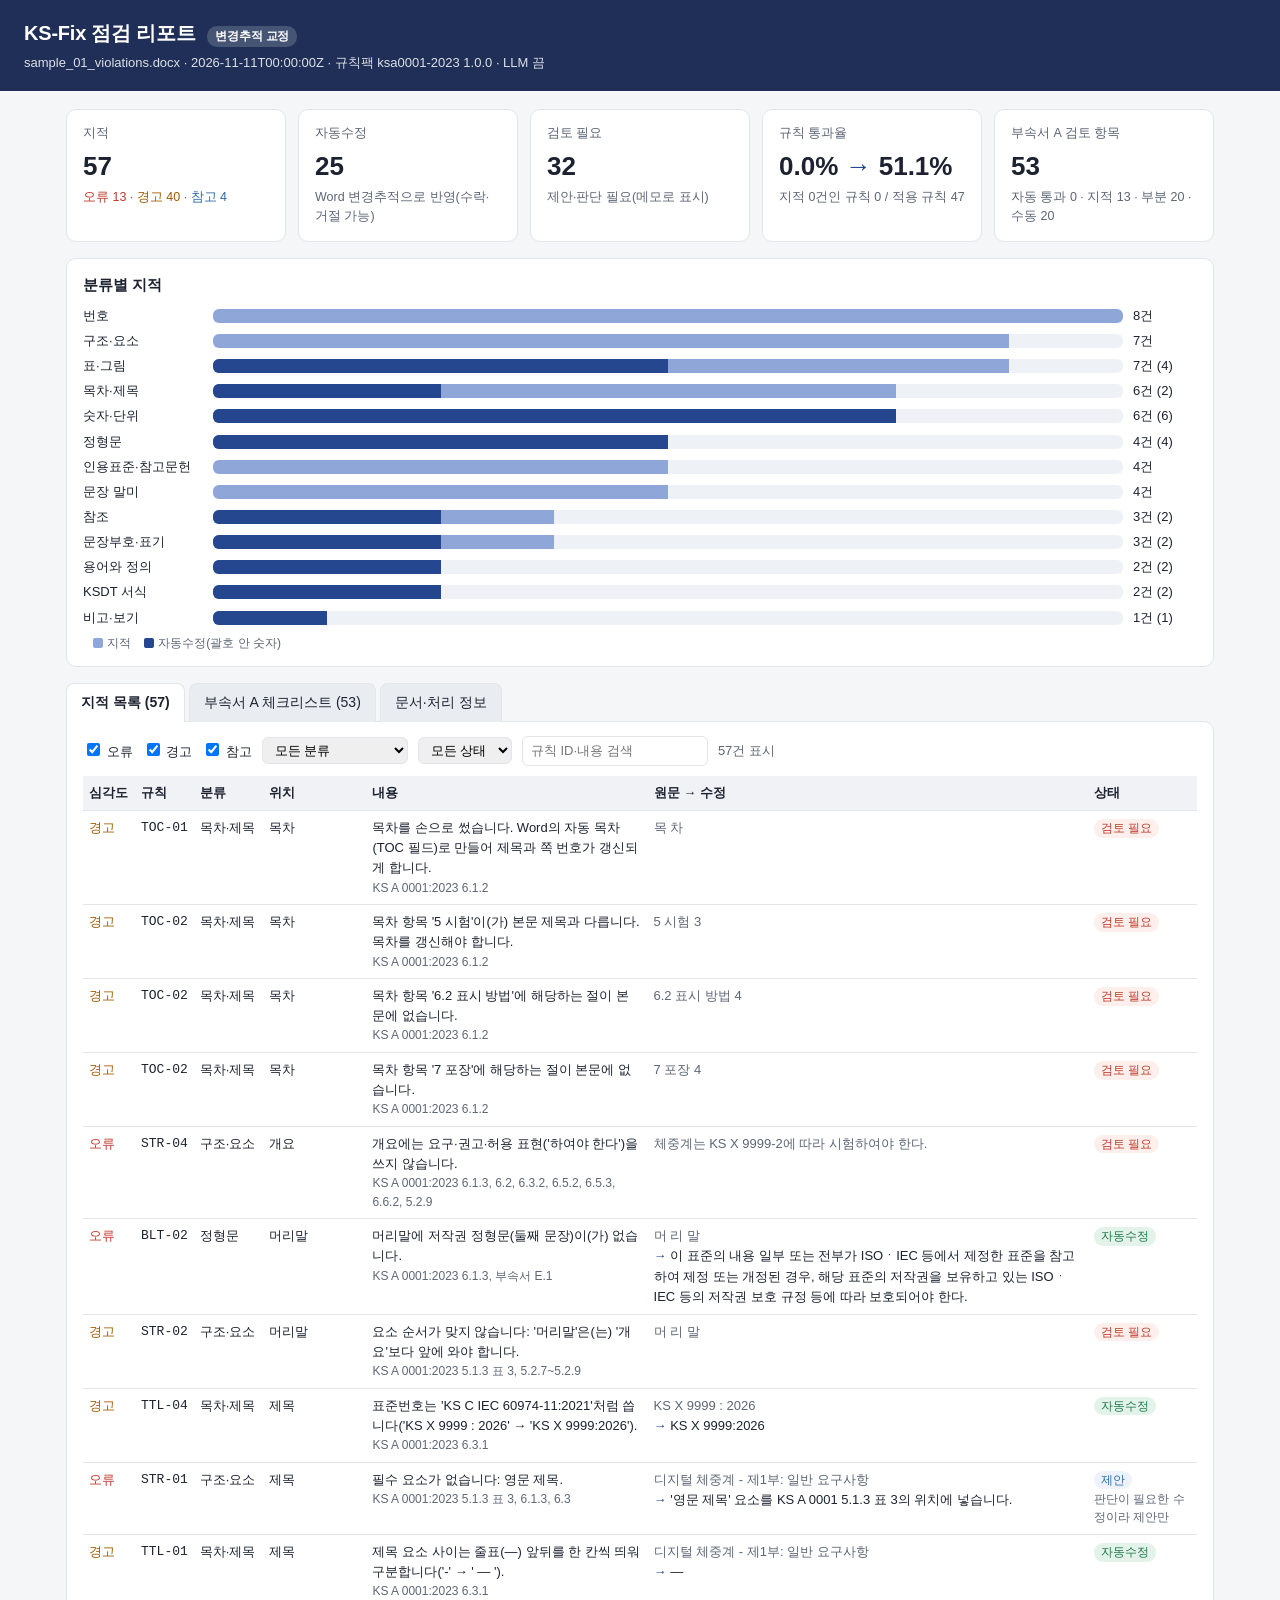
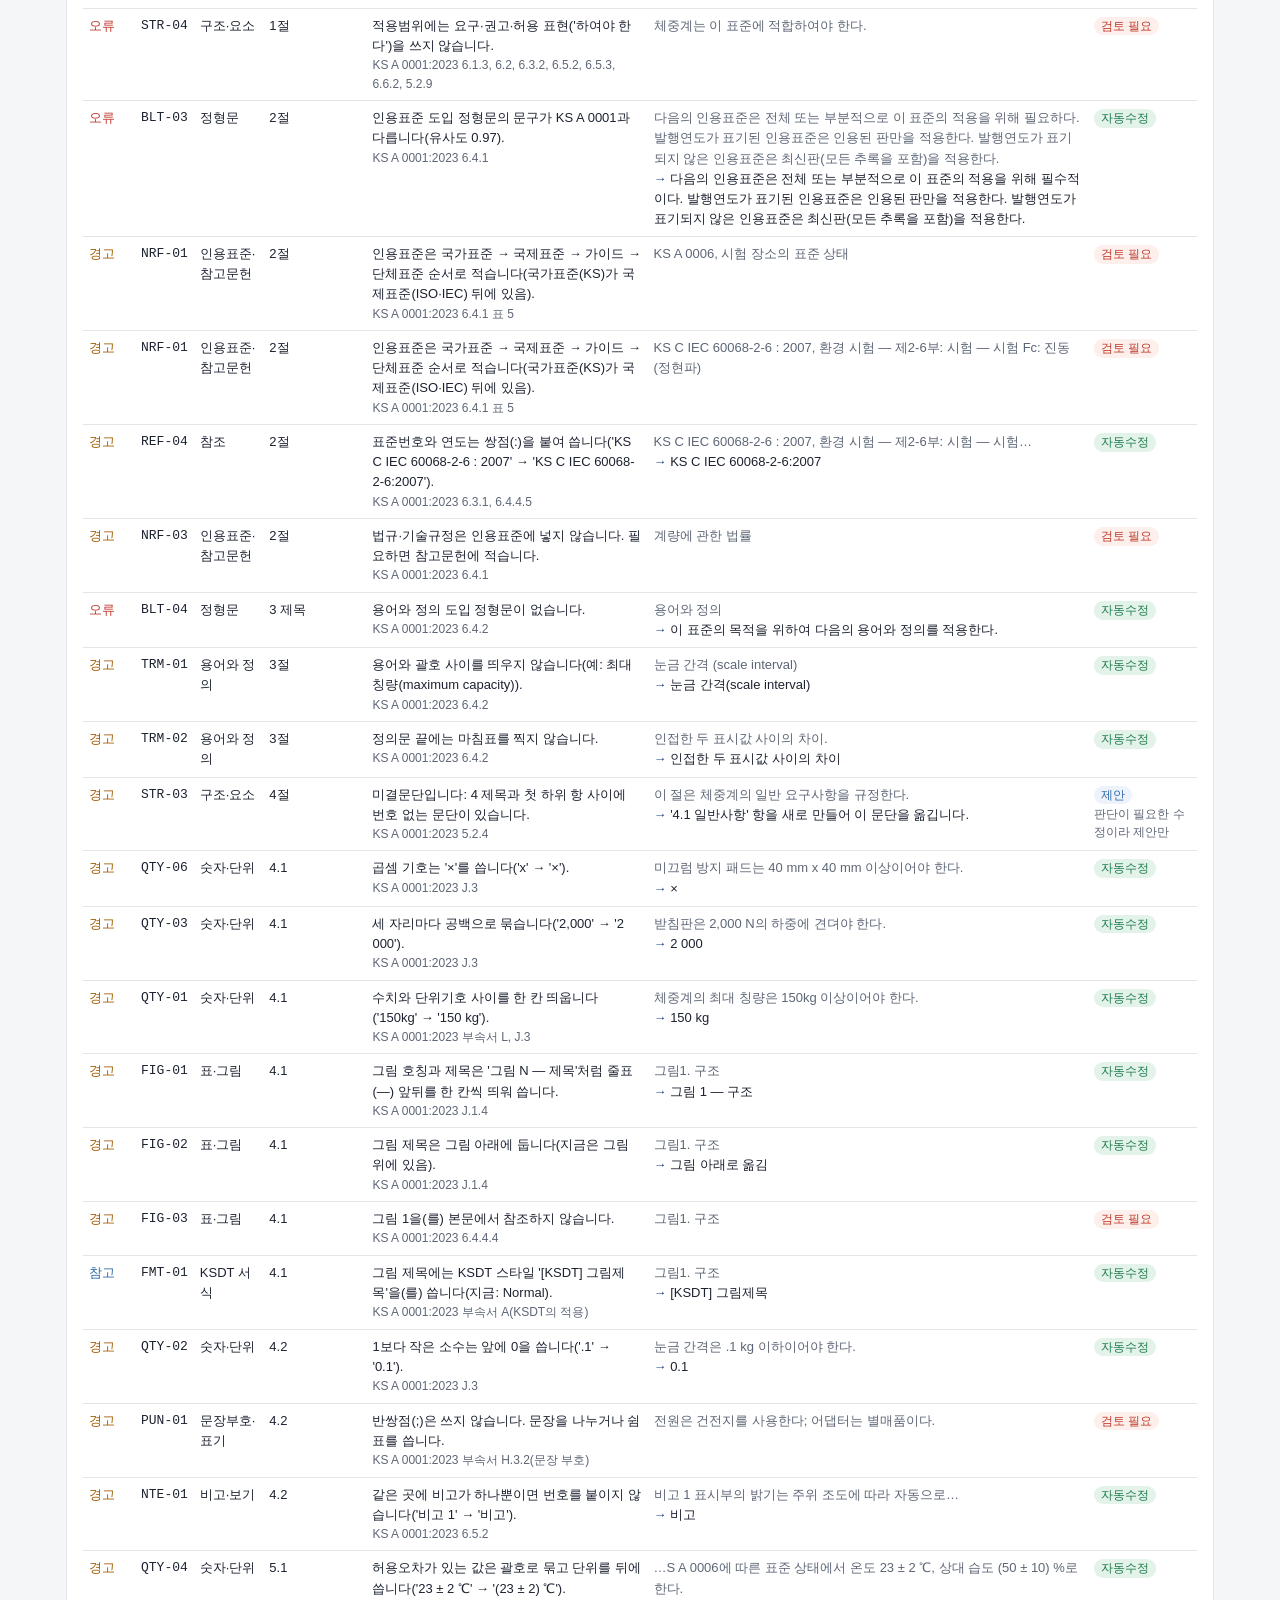
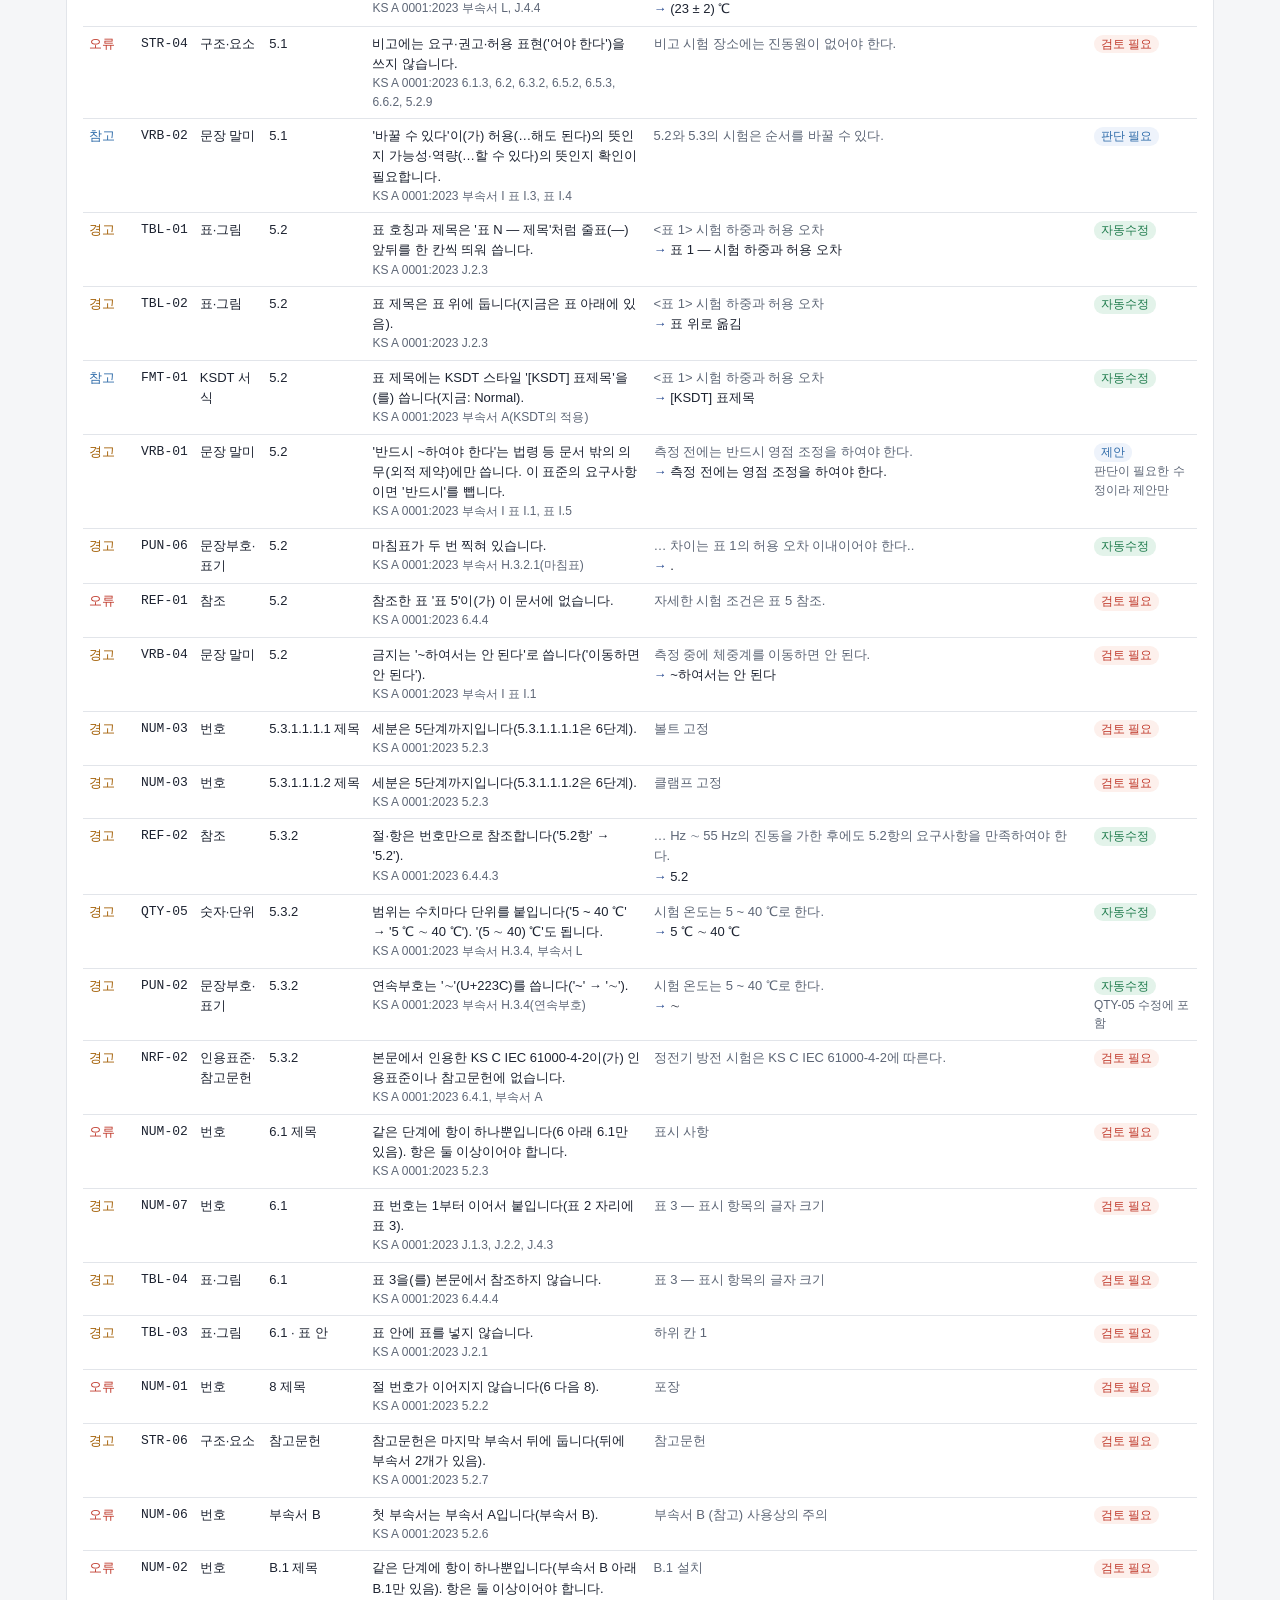
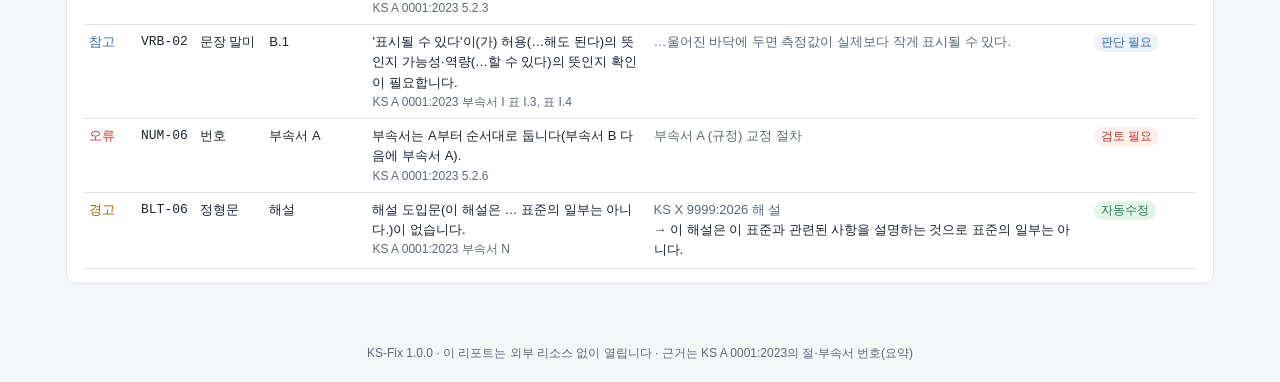
<file: examples/sample_01_violations.ksfix-report.html>
<!doctype html>
<html lang="ko">
<head>
<meta charset="utf-8">
<meta name="viewport" content="width=device-width, initial-scale=1">
<title>KS-Fix 리포트 — sample_01_violations.docx</title>
<style>
:root{--bg:#f5f6f8;--card:#fff;--ink:#1c2230;--muted:#5d6676;--line:#e2e5ea;--err:#c0392b;--warn:#a15c00;--info:#2d6aa8;--ok:#1d7a4b;--accent:#24478f;--chip:#eef1f6}
*{box-sizing:border-box}
body{margin:0;background:var(--bg);color:var(--ink);font:14px/1.55 "Malgun Gothic","Apple SD Gothic Neo","Noto Sans KR",sans-serif}
header{background:#1f2f57;color:#fff;padding:18px 24px}
header h1{margin:0;font-size:20px;letter-spacing:-.2px}
header .sub{opacity:.85;font-size:13px;margin-top:4px}
.badge{display:inline-block;padding:1px 8px;border-radius:10px;font-size:12px;background:rgba(255,255,255,.18);margin-left:6px}
main{max-width:1180px;margin:0 auto;padding:18px 16px 40px}
.warn-box{background:#fff7e6;border:1px solid #f2d39b;border-radius:8px;padding:10px 14px;margin-bottom:14px;color:#6b4500}
.cards{display:grid;grid-template-columns:repeat(auto-fit,minmax(170px,1fr));gap:12px;margin-bottom:16px}
.card{background:var(--card);border:1px solid var(--line);border-radius:10px;padding:14px 16px}
.card .k{color:var(--muted);font-size:12.5px}
.card .v{font-size:26px;font-weight:700;margin-top:2px}
.card .d{font-size:12.5px;color:var(--muted);margin-top:2px}
.sev-error{color:var(--err)}.sev-warning{color:var(--warn)}.sev-info{color:var(--info)}
.panel{background:var(--card);border:1px solid var(--line);border-radius:10px;padding:14px 16px;margin-bottom:16px}
.panel h2{font-size:15px;margin:0 0 10px}
.bars .row{display:grid;grid-template-columns:120px 1fr 64px;align-items:center;gap:10px;margin:5px 0;font-size:13px}
.bars .track{background:var(--chip);border-radius:6px;height:14px;overflow:hidden;position:relative}
.bars .fill{background:#8ea6d8;height:100%}
.bars .fixed{background:var(--accent);height:100%;position:absolute;left:0;top:0}
.legend{font-size:12px;color:var(--muted);margin-top:6px}
.legend i{display:inline-block;width:10px;height:10px;border-radius:2px;margin:0 4px 0 10px;vertical-align:-1px}
.tabs{display:flex;gap:4px;margin:0 0 -1px;flex-wrap:wrap}
.tabs button{border:1px solid var(--line);border-bottom:none;background:#e9ecf1;padding:8px 14px;border-radius:8px 8px 0 0;cursor:pointer;font:inherit;color:var(--ink)}
.tabs button.on{background:var(--card);font-weight:700}
.tab{display:none;background:var(--card);border:1px solid var(--line);border-radius:0 10px 10px 10px;padding:14px 16px}
.tab.on{display:block}
.filters{display:flex;flex-wrap:wrap;gap:10px;align-items:center;margin-bottom:10px;font-size:13px}
.filters select,.filters input[type=search]{font:inherit;padding:4px 8px;border:1px solid var(--line);border-radius:6px}
table{width:100%;border-collapse:collapse;font-size:13px}
th,td{border-bottom:1px solid var(--line);padding:7px 6px;text-align:left;vertical-align:top}
th{background:#f0f2f6;font-weight:600;position:sticky;top:0}
td.rule{white-space:nowrap;font-family:Consolas,monospace}
td.sev,th.sev{white-space:nowrap;width:52px}
td.loc{white-space:nowrap}
.pill{display:inline-block;padding:0 7px;border-radius:9px;font-size:12px;background:var(--chip);white-space:nowrap}
.pill.fixed{background:#e3f3ea;color:var(--ok)}.pill.sugg{background:#eef3fb;color:var(--info)}.pill.review{background:#fdf0ec;color:var(--err)}
.pill.pass{background:#e3f3ea;color:var(--ok)}.pill.fail{background:#fdf0ec;color:var(--err)}.pill.part{background:#fff4e0;color:var(--warn)}.pill.man{background:#eceef2;color:var(--muted)}
.snip{color:var(--muted)}
.arrow{color:var(--accent);font-weight:700}
.ref{color:var(--muted);font-size:12px}
dl{display:grid;grid-template-columns:200px 1fr;gap:6px 12px;margin:0;font-size:13px}
dt{color:var(--muted)}dd{margin:0}
footer{text-align:center;color:var(--muted);font-size:12px;padding:20px}
@media print{.tabs,.filters{display:none}.tab{display:block!important;border-radius:10px;margin-bottom:12px}}
</style>
</head>
<body>
<header>
  <h1>KS-Fix 점검 리포트 <span class="badge">변경추적 교정</span></h1>
  <div class="sub">sample_01_violations.docx · 2026-11-11T00:00:00Z · 규칙팩 ksa0001-2023 1.0.0 · LLM 끔</div>
</header>
<main>
<section class="cards" id="summary-cards">
  <div class="card" data-key="findings" data-value="57"><div class="k">지적</div><div class="v">57</div>
    <div class="d"><span class="sev-error">오류 13</span> · <span class="sev-warning">경고 40</span> · <span class="sev-info">참고 4</span></div></div>
  <div class="card" data-key="applied" data-value="25"><div class="k">자동수정</div><div class="v">25</div><div class="d">Word 변경추적으로 반영(수락·거절 가능)</div></div>
  <div class="card" data-key="needs_review" data-value="32"><div class="k">검토 필요</div><div class="v">32</div><div class="d">제안·판단 필요(메모로 표시)</div></div>
  <div class="card" data-key="pass_rate" data-value="0.0"><div class="k">규칙 통과율</div>
    <div class="v">0.0% <span class="arrow">→</span> 51.1%</div>
    <div class="d">지적 0건인 규칙 0 / 적용 규칙 47</div></div>
  <div class="card" data-key="checklist" data-value="53"><div class="k">부속서 A 검토 항목</div><div class="v">53</div>
    <div class="d">자동 통과 0 · 지적 13 · 부분 20 · 수동 20</div></div>
</section>

<section class="panel">
  <h2>분류별 지적</h2>
  <div class="bars">
    <div class="row"><div>번호</div>
      <div class="track"><div class="fill" style="width:100.0%"></div><div class="fixed" style="width:0.0%"></div></div>
      <div>8건</div></div>
    <div class="row"><div>구조·요소</div>
      <div class="track"><div class="fill" style="width:87.5%"></div><div class="fixed" style="width:0.0%"></div></div>
      <div>7건</div></div>
    <div class="row"><div>표·그림</div>
      <div class="track"><div class="fill" style="width:87.5%"></div><div class="fixed" style="width:50.0%"></div></div>
      <div>7건 (4)</div></div>
    <div class="row"><div>목차·제목</div>
      <div class="track"><div class="fill" style="width:75.0%"></div><div class="fixed" style="width:25.0%"></div></div>
      <div>6건 (2)</div></div>
    <div class="row"><div>숫자·단위</div>
      <div class="track"><div class="fill" style="width:75.0%"></div><div class="fixed" style="width:75.0%"></div></div>
      <div>6건 (6)</div></div>
    <div class="row"><div>정형문</div>
      <div class="track"><div class="fill" style="width:50.0%"></div><div class="fixed" style="width:50.0%"></div></div>
      <div>4건 (4)</div></div>
    <div class="row"><div>인용표준·참고문헌</div>
      <div class="track"><div class="fill" style="width:50.0%"></div><div class="fixed" style="width:0.0%"></div></div>
      <div>4건</div></div>
    <div class="row"><div>문장 말미</div>
      <div class="track"><div class="fill" style="width:50.0%"></div><div class="fixed" style="width:0.0%"></div></div>
      <div>4건</div></div>
    <div class="row"><div>참조</div>
      <div class="track"><div class="fill" style="width:37.5%"></div><div class="fixed" style="width:25.0%"></div></div>
      <div>3건 (2)</div></div>
    <div class="row"><div>문장부호·표기</div>
      <div class="track"><div class="fill" style="width:37.5%"></div><div class="fixed" style="width:25.0%"></div></div>
      <div>3건 (2)</div></div>
    <div class="row"><div>용어와 정의</div>
      <div class="track"><div class="fill" style="width:25.0%"></div><div class="fixed" style="width:25.0%"></div></div>
      <div>2건 (2)</div></div>
    <div class="row"><div>KSDT 서식</div>
      <div class="track"><div class="fill" style="width:25.0%"></div><div class="fixed" style="width:25.0%"></div></div>
      <div>2건 (2)</div></div>
    <div class="row"><div>비고·보기</div>
      <div class="track"><div class="fill" style="width:12.5%"></div><div class="fixed" style="width:12.5%"></div></div>
      <div>1건 (1)</div></div>
  </div>
<div class="legend"><i style="background:#8ea6d8"></i>지적 <i style="background:var(--accent)"></i>자동수정(괄호 안 숫자)</div></section>

<div class="tabs" role="tablist">
  <button class="on" data-tab="findings">지적 목록 (57)</button>
  <button data-tab="checklist">부속서 A 체크리스트 (53)</button>
  <button data-tab="info">문서·처리 정보</button>
</div>

<section class="tab on" id="tab-findings">
  <div class="filters">
    <label><input type="checkbox" class="f-sev" value="error" checked> 오류</label>
    <label><input type="checkbox" class="f-sev" value="warning" checked> 경고</label>
    <label><input type="checkbox" class="f-sev" value="info" checked> 참고</label>
    <select id="f-cat"><option value="">모든 분류</option><option>번호</option><option>구조·요소</option><option>표·그림</option><option>목차·제목</option><option>숫자·단위</option><option>정형문</option><option>인용표준·참고문헌</option><option>문장 말미</option><option>참조</option><option>문장부호·표기</option><option>용어와 정의</option><option>KSDT 서식</option><option>비고·보기</option></select>
    <select id="f-status"><option value="">모든 상태</option><option>검토 필요</option><option>자동수정</option><option>제안</option><option>판단 필요</option></select>
    <input type="search" id="f-q" placeholder="규칙 ID·내용 검색">
    <span id="f-count" class="snip"></span>
  </div>
  <table id="findings">
    <thead><tr><th class="sev">심각도</th><th>규칙</th><th>분류</th><th>위치</th><th>내용</th><th>원문 → 수정</th><th>상태</th></tr></thead>
    <tbody>
      <tr data-sev="warning" data-cat="목차·제목" data-status="검토 필요">
        <td class="sev sev-warning">경고</td>
        <td class="rule">TOC-01</td>
        <td>목차·제목</td>
        <td class="loc">목차</td>
        <td>목차를 손으로 썼습니다. Word의 자동 목차(TOC 필드)로 만들어 제목과 쪽 번호가 갱신되게 합니다.<div class="ref">KS A 0001:2023 6.1.2</div></td>
        <td><span class="snip">목    차</span></td>
        <td><span class="pill review">검토 필요</span></td>
      </tr>
      <tr data-sev="warning" data-cat="목차·제목" data-status="검토 필요">
        <td class="sev sev-warning">경고</td>
        <td class="rule">TOC-02</td>
        <td>목차·제목</td>
        <td class="loc">목차</td>
        <td>목차 항목 &#39;5 시험&#39;이(가) 본문 제목과 다릅니다. 목차를 갱신해야 합니다.<div class="ref">KS A 0001:2023 6.1.2</div></td>
        <td><span class="snip">5	시험	3</span></td>
        <td><span class="pill review">검토 필요</span></td>
      </tr>
      <tr data-sev="warning" data-cat="목차·제목" data-status="검토 필요">
        <td class="sev sev-warning">경고</td>
        <td class="rule">TOC-02</td>
        <td>목차·제목</td>
        <td class="loc">목차</td>
        <td>목차 항목 &#39;6.2 표시 방법&#39;에 해당하는 절이 본문에 없습니다.<div class="ref">KS A 0001:2023 6.1.2</div></td>
        <td><span class="snip">6.2	표시 방법	4</span></td>
        <td><span class="pill review">검토 필요</span></td>
      </tr>
      <tr data-sev="warning" data-cat="목차·제목" data-status="검토 필요">
        <td class="sev sev-warning">경고</td>
        <td class="rule">TOC-02</td>
        <td>목차·제목</td>
        <td class="loc">목차</td>
        <td>목차 항목 &#39;7 포장&#39;에 해당하는 절이 본문에 없습니다.<div class="ref">KS A 0001:2023 6.1.2</div></td>
        <td><span class="snip">7	포장	4</span></td>
        <td><span class="pill review">검토 필요</span></td>
      </tr>
      <tr data-sev="error" data-cat="구조·요소" data-status="검토 필요">
        <td class="sev sev-error">오류</td>
        <td class="rule">STR-04</td>
        <td>구조·요소</td>
        <td class="loc">개요</td>
        <td>개요에는 요구·권고·허용 표현(&#39;하여야 한다&#39;)을 쓰지 않습니다.<div class="ref">KS A 0001:2023 6.1.3, 6.2, 6.3.2, 6.5.2, 6.5.3, 6.6.2, 5.2.9</div></td>
        <td><span class="snip">체중계는 KS X 9999-2에 따라 시험하여야 한다.</span></td>
        <td><span class="pill review">검토 필요</span></td>
      </tr>
      <tr data-sev="error" data-cat="정형문" data-status="자동수정">
        <td class="sev sev-error">오류</td>
        <td class="rule">BLT-02</td>
        <td>정형문</td>
        <td class="loc">머리말</td>
        <td>머리말에 저작권 정형문(둘째 문장)이(가) 없습니다.<div class="ref">KS A 0001:2023 6.1.3, 부속서 E.1</div></td>
        <td><span class="snip">머  리  말</span><br><span class="arrow">→</span> 이 표준의 내용 일부 또는 전부가 ISOㆍIEC 등에서 제정한 표준을 참고하여 제정 또는 개정된 경우, 해당 표준의 저작권을 보유하고 있는 ISOㆍIEC 등의 저작권 보호 규정 등에 따라 보호되어야 한다.</td>
        <td><span class="pill fixed">자동수정</span></td>
      </tr>
      <tr data-sev="warning" data-cat="구조·요소" data-status="검토 필요">
        <td class="sev sev-warning">경고</td>
        <td class="rule">STR-02</td>
        <td>구조·요소</td>
        <td class="loc">머리말</td>
        <td>요소 순서가 맞지 않습니다: &#39;머리말&#39;은(는) &#39;개요&#39;보다 앞에 와야 합니다.<div class="ref">KS A 0001:2023 5.1.3 표 3, 5.2.7~5.2.9</div></td>
        <td><span class="snip">머  리  말</span></td>
        <td><span class="pill review">검토 필요</span></td>
      </tr>
      <tr data-sev="warning" data-cat="목차·제목" data-status="자동수정">
        <td class="sev sev-warning">경고</td>
        <td class="rule">TTL-04</td>
        <td>목차·제목</td>
        <td class="loc">제목</td>
        <td>표준번호는 &#39;KS C IEC 60974-11:2021&#39;처럼 씁니다(&#39;KS X 9999 : 2026&#39; → &#39;KS X 9999:2026&#39;).<div class="ref">KS A 0001:2023 6.3.1</div></td>
        <td><span class="snip">KS X 9999 : 2026</span><br><span class="arrow">→</span> KS X 9999:2026</td>
        <td><span class="pill fixed">자동수정</span></td>
      </tr>
      <tr data-sev="error" data-cat="구조·요소" data-status="제안">
        <td class="sev sev-error">오류</td>
        <td class="rule">STR-01</td>
        <td>구조·요소</td>
        <td class="loc">제목</td>
        <td>필수 요소가 없습니다: 영문 제목.<div class="ref">KS A 0001:2023 5.1.3 표 3, 6.1.3, 6.3</div></td>
        <td><span class="snip">디지털 체중계 - 제1부: 일반 요구사항</span><br><span class="arrow">→</span> &#39;영문 제목&#39; 요소를 KS A 0001 5.1.3 표 3의 위치에 넣습니다.</td>
        <td><span class="pill sugg">제안</span><div class="ref">판단이 필요한 수정이라 제안만</div></td>
      </tr>
      <tr data-sev="warning" data-cat="목차·제목" data-status="자동수정">
        <td class="sev sev-warning">경고</td>
        <td class="rule">TTL-01</td>
        <td>목차·제목</td>
        <td class="loc">제목</td>
        <td>제목 요소 사이는 줄표(—) 앞뒤를 한 칸씩 띄워 구분합니다(&#39;-&#39; → &#39; — &#39;).<div class="ref">KS A 0001:2023 6.3.1</div></td>
        <td><span class="snip">디지털 체중계 - 제1부: 일반 요구사항</span><br><span class="arrow">→</span>  — </td>
        <td><span class="pill fixed">자동수정</span></td>
      </tr>
      <tr data-sev="error" data-cat="구조·요소" data-status="검토 필요">
        <td class="sev sev-error">오류</td>
        <td class="rule">STR-04</td>
        <td>구조·요소</td>
        <td class="loc">1절</td>
        <td>적용범위에는 요구·권고·허용 표현(&#39;하여야 한다&#39;)을 쓰지 않습니다.<div class="ref">KS A 0001:2023 6.1.3, 6.2, 6.3.2, 6.5.2, 6.5.3, 6.6.2, 5.2.9</div></td>
        <td><span class="snip">체중계는 이 표준에 적합하여야 한다.</span></td>
        <td><span class="pill review">검토 필요</span></td>
      </tr>
      <tr data-sev="error" data-cat="정형문" data-status="자동수정">
        <td class="sev sev-error">오류</td>
        <td class="rule">BLT-03</td>
        <td>정형문</td>
        <td class="loc">2절</td>
        <td>인용표준 도입 정형문의 문구가 KS A 0001과 다릅니다(유사도 0.97).<div class="ref">KS A 0001:2023 6.4.1</div></td>
        <td><span class="snip">다음의 인용표준은 전체 또는 부분적으로 이 표준의 적용을 위해 필요하다. 발행연도가 표기된 인용표준은 인용된 판만을 적용한다. 발행연도가 표기되지 않은 인용표준은 최신판(모든 추록을 포함)을 적용한다.</span><br><span class="arrow">→</span> 다음의 인용표준은 전체 또는 부분적으로 이 표준의 적용을 위해 필수적이다. 발행연도가 표기된 인용표준은 인용된 판만을 적용한다. 발행연도가 표기되지 않은 인용표준은 최신판(모든 추록을 포함)을 적용한다.</td>
        <td><span class="pill fixed">자동수정</span></td>
      </tr>
      <tr data-sev="warning" data-cat="인용표준·참고문헌" data-status="검토 필요">
        <td class="sev sev-warning">경고</td>
        <td class="rule">NRF-01</td>
        <td>인용표준·참고문헌</td>
        <td class="loc">2절</td>
        <td>인용표준은 국가표준 → 국제표준 → 가이드 → 단체표준 순서로 적습니다(국가표준(KS)가 국제표준(ISO·IEC) 뒤에 있음).<div class="ref">KS A 0001:2023 6.4.1 표 5</div></td>
        <td><span class="snip">KS A 0006, 시험 장소의 표준 상태</span></td>
        <td><span class="pill review">검토 필요</span></td>
      </tr>
      <tr data-sev="warning" data-cat="인용표준·참고문헌" data-status="검토 필요">
        <td class="sev sev-warning">경고</td>
        <td class="rule">NRF-01</td>
        <td>인용표준·참고문헌</td>
        <td class="loc">2절</td>
        <td>인용표준은 국가표준 → 국제표준 → 가이드 → 단체표준 순서로 적습니다(국가표준(KS)가 국제표준(ISO·IEC) 뒤에 있음).<div class="ref">KS A 0001:2023 6.4.1 표 5</div></td>
        <td><span class="snip">KS C IEC 60068-2-6 : 2007, 환경 시험 — 제2-6부: 시험 — 시험 Fc: 진동(정현파)</span></td>
        <td><span class="pill review">검토 필요</span></td>
      </tr>
      <tr data-sev="warning" data-cat="참조" data-status="자동수정">
        <td class="sev sev-warning">경고</td>
        <td class="rule">REF-04</td>
        <td>참조</td>
        <td class="loc">2절</td>
        <td>표준번호와 연도는 쌍점(:)을 붙여 씁니다(&#39;KS C IEC 60068-2-6 : 2007&#39; → &#39;KS C IEC 60068-2-6:2007&#39;).<div class="ref">KS A 0001:2023 6.3.1, 6.4.4.5</div></td>
        <td><span class="snip">KS C IEC 60068-2-6 : 2007, 환경 시험 — 제2-6부: 시험 — 시험…</span><br><span class="arrow">→</span> KS C IEC 60068-2-6:2007</td>
        <td><span class="pill fixed">자동수정</span></td>
      </tr>
      <tr data-sev="warning" data-cat="인용표준·참고문헌" data-status="검토 필요">
        <td class="sev sev-warning">경고</td>
        <td class="rule">NRF-03</td>
        <td>인용표준·참고문헌</td>
        <td class="loc">2절</td>
        <td>법규·기술규정은 인용표준에 넣지 않습니다. 필요하면 참고문헌에 적습니다.<div class="ref">KS A 0001:2023 6.4.1</div></td>
        <td><span class="snip">계량에 관한 법률</span></td>
        <td><span class="pill review">검토 필요</span></td>
      </tr>
      <tr data-sev="error" data-cat="정형문" data-status="자동수정">
        <td class="sev sev-error">오류</td>
        <td class="rule">BLT-04</td>
        <td>정형문</td>
        <td class="loc">3 제목</td>
        <td>용어와 정의 도입 정형문이 없습니다.<div class="ref">KS A 0001:2023 6.4.2</div></td>
        <td><span class="snip">용어와 정의</span><br><span class="arrow">→</span> 이 표준의 목적을 위하여 다음의 용어와 정의를 적용한다.</td>
        <td><span class="pill fixed">자동수정</span></td>
      </tr>
      <tr data-sev="warning" data-cat="용어와 정의" data-status="자동수정">
        <td class="sev sev-warning">경고</td>
        <td class="rule">TRM-01</td>
        <td>용어와 정의</td>
        <td class="loc">3절</td>
        <td>용어와 괄호 사이를 띄우지 않습니다(예: 최대 칭량(maximum capacity)).<div class="ref">KS A 0001:2023 6.4.2</div></td>
        <td><span class="snip"> 눈금 간격 (scale interval)</span><br><span class="arrow">→</span> 눈금 간격(scale interval)</td>
        <td><span class="pill fixed">자동수정</span></td>
      </tr>
      <tr data-sev="warning" data-cat="용어와 정의" data-status="자동수정">
        <td class="sev sev-warning">경고</td>
        <td class="rule">TRM-02</td>
        <td>용어와 정의</td>
        <td class="loc">3절</td>
        <td>정의문 끝에는 마침표를 찍지 않습니다.<div class="ref">KS A 0001:2023 6.4.2</div></td>
        <td><span class="snip">인접한 두 표시값 사이의 차이.</span><br><span class="arrow">→</span> 인접한 두 표시값 사이의 차이</td>
        <td><span class="pill fixed">자동수정</span></td>
      </tr>
      <tr data-sev="warning" data-cat="구조·요소" data-status="제안">
        <td class="sev sev-warning">경고</td>
        <td class="rule">STR-03</td>
        <td>구조·요소</td>
        <td class="loc">4절</td>
        <td>미결문단입니다: 4 제목과 첫 하위 항 사이에 번호 없는 문단이 있습니다.<div class="ref">KS A 0001:2023 5.2.4</div></td>
        <td><span class="snip">이 절은 체중계의 일반 요구사항을 규정한다.</span><br><span class="arrow">→</span> &#39;4.1 일반사항&#39; 항을 새로 만들어 이 문단을 옮깁니다.</td>
        <td><span class="pill sugg">제안</span><div class="ref">판단이 필요한 수정이라 제안만</div></td>
      </tr>
      <tr data-sev="warning" data-cat="숫자·단위" data-status="자동수정">
        <td class="sev sev-warning">경고</td>
        <td class="rule">QTY-06</td>
        <td>숫자·단위</td>
        <td class="loc">4.1</td>
        <td>곱셈 기호는 &#39;×&#39;를 씁니다(&#39;x&#39; → &#39;×&#39;).<div class="ref">KS A 0001:2023 J.3</div></td>
        <td><span class="snip">미끄럼 방지 패드는 40 mm x 40 mm 이상이어야 한다.</span><br><span class="arrow">→</span> ×</td>
        <td><span class="pill fixed">자동수정</span></td>
      </tr>
      <tr data-sev="warning" data-cat="숫자·단위" data-status="자동수정">
        <td class="sev sev-warning">경고</td>
        <td class="rule">QTY-03</td>
        <td>숫자·단위</td>
        <td class="loc">4.1</td>
        <td>세 자리마다 공백으로 묶습니다(&#39;2,000&#39; → &#39;2 000&#39;).<div class="ref">KS A 0001:2023 J.3</div></td>
        <td><span class="snip">받침판은 2,000 N의 하중에 견뎌야 한다.</span><br><span class="arrow">→</span> 2 000</td>
        <td><span class="pill fixed">자동수정</span></td>
      </tr>
      <tr data-sev="warning" data-cat="숫자·단위" data-status="자동수정">
        <td class="sev sev-warning">경고</td>
        <td class="rule">QTY-01</td>
        <td>숫자·단위</td>
        <td class="loc">4.1</td>
        <td>수치와 단위기호 사이를 한 칸 띄웁니다(&#39;150kg&#39; → &#39;150 kg&#39;).<div class="ref">KS A 0001:2023 부속서 L, J.3</div></td>
        <td><span class="snip">체중계의 최대 칭량은 150kg 이상이어야 한다.</span><br><span class="arrow">→</span> 150 kg</td>
        <td><span class="pill fixed">자동수정</span></td>
      </tr>
      <tr data-sev="warning" data-cat="표·그림" data-status="자동수정">
        <td class="sev sev-warning">경고</td>
        <td class="rule">FIG-01</td>
        <td>표·그림</td>
        <td class="loc">4.1</td>
        <td>그림 호칭과 제목은 &#39;그림 N — 제목&#39;처럼 줄표(—) 앞뒤를 한 칸씩 띄워 씁니다.<div class="ref">KS A 0001:2023 J.1.4</div></td>
        <td><span class="snip">그림1. 구조</span><br><span class="arrow">→</span> 그림 1 — 구조</td>
        <td><span class="pill fixed">자동수정</span></td>
      </tr>
      <tr data-sev="warning" data-cat="표·그림" data-status="자동수정">
        <td class="sev sev-warning">경고</td>
        <td class="rule">FIG-02</td>
        <td>표·그림</td>
        <td class="loc">4.1</td>
        <td>그림 제목은 그림 아래에 둡니다(지금은 그림 위에 있음).<div class="ref">KS A 0001:2023 J.1.4</div></td>
        <td><span class="snip">그림1. 구조</span><br><span class="arrow">→</span> 그림 아래로 옮김</td>
        <td><span class="pill fixed">자동수정</span></td>
      </tr>
      <tr data-sev="warning" data-cat="표·그림" data-status="검토 필요">
        <td class="sev sev-warning">경고</td>
        <td class="rule">FIG-03</td>
        <td>표·그림</td>
        <td class="loc">4.1</td>
        <td>그림 1을(를) 본문에서 참조하지 않습니다.<div class="ref">KS A 0001:2023 6.4.4.4</div></td>
        <td><span class="snip">그림1. 구조</span></td>
        <td><span class="pill review">검토 필요</span></td>
      </tr>
      <tr data-sev="info" data-cat="KSDT 서식" data-status="자동수정">
        <td class="sev sev-info">참고</td>
        <td class="rule">FMT-01</td>
        <td>KSDT 서식</td>
        <td class="loc">4.1</td>
        <td>그림 제목에는 KSDT 스타일 &#39;[KSDT] 그림제목&#39;을(를) 씁니다(지금: Normal).<div class="ref">KS A 0001:2023 부속서 A(KSDT의 적용)</div></td>
        <td><span class="snip">그림1. 구조</span><br><span class="arrow">→</span> [KSDT] 그림제목</td>
        <td><span class="pill fixed">자동수정</span></td>
      </tr>
      <tr data-sev="warning" data-cat="숫자·단위" data-status="자동수정">
        <td class="sev sev-warning">경고</td>
        <td class="rule">QTY-02</td>
        <td>숫자·단위</td>
        <td class="loc">4.2</td>
        <td>1보다 작은 소수는 앞에 0을 씁니다(&#39;.1&#39; → &#39;0.1&#39;).<div class="ref">KS A 0001:2023 J.3</div></td>
        <td><span class="snip">눈금 간격은 .1 kg 이하이어야 한다.</span><br><span class="arrow">→</span> 0.1</td>
        <td><span class="pill fixed">자동수정</span></td>
      </tr>
      <tr data-sev="warning" data-cat="문장부호·표기" data-status="검토 필요">
        <td class="sev sev-warning">경고</td>
        <td class="rule">PUN-01</td>
        <td>문장부호·표기</td>
        <td class="loc">4.2</td>
        <td>반쌍점(;)은 쓰지 않습니다. 문장을 나누거나 쉼표를 씁니다.<div class="ref">KS A 0001:2023 부속서 H.3.2(문장 부호)</div></td>
        <td><span class="snip">전원은 건전지를 사용한다; 어댑터는 별매품이다.</span></td>
        <td><span class="pill review">검토 필요</span></td>
      </tr>
      <tr data-sev="warning" data-cat="비고·보기" data-status="자동수정">
        <td class="sev sev-warning">경고</td>
        <td class="rule">NTE-01</td>
        <td>비고·보기</td>
        <td class="loc">4.2</td>
        <td>같은 곳에 비고가 하나뿐이면 번호를 붙이지 않습니다(&#39;비고 1&#39; → &#39;비고&#39;).<div class="ref">KS A 0001:2023 6.5.2</div></td>
        <td><span class="snip">비고 1 표시부의 밝기는 주위 조도에 따라 자동으로…</span><br><span class="arrow">→</span> 비고</td>
        <td><span class="pill fixed">자동수정</span></td>
      </tr>
      <tr data-sev="warning" data-cat="숫자·단위" data-status="자동수정">
        <td class="sev sev-warning">경고</td>
        <td class="rule">QTY-04</td>
        <td>숫자·단위</td>
        <td class="loc">5.1</td>
        <td>허용오차가 있는 값은 괄호로 묶고 단위를 뒤에 씁니다(&#39;23 ± 2 ℃&#39; → &#39;(23 ± 2) ℃&#39;).<div class="ref">KS A 0001:2023 부속서 L, J.4.4</div></td>
        <td><span class="snip">…S A 0006에 따른 표준 상태에서 온도 23 ± 2 ℃, 상대 습도 (50 ± 10) %로 한다.</span><br><span class="arrow">→</span> (23 ± 2) ℃</td>
        <td><span class="pill fixed">자동수정</span></td>
      </tr>
      <tr data-sev="error" data-cat="구조·요소" data-status="검토 필요">
        <td class="sev sev-error">오류</td>
        <td class="rule">STR-04</td>
        <td>구조·요소</td>
        <td class="loc">5.1</td>
        <td>비고에는 요구·권고·허용 표현(&#39;어야 한다&#39;)을 쓰지 않습니다.<div class="ref">KS A 0001:2023 6.1.3, 6.2, 6.3.2, 6.5.2, 6.5.3, 6.6.2, 5.2.9</div></td>
        <td><span class="snip">비고 시험 장소에는 진동원이 없어야 한다.</span></td>
        <td><span class="pill review">검토 필요</span></td>
      </tr>
      <tr data-sev="info" data-cat="문장 말미" data-status="판단 필요">
        <td class="sev sev-info">참고</td>
        <td class="rule">VRB-02</td>
        <td>문장 말미</td>
        <td class="loc">5.1</td>
        <td>&#39;바꿀 수 있다&#39;이(가) 허용(…해도 된다)의 뜻인지 가능성·역량(…할 수 있다)의 뜻인지 확인이 필요합니다.<div class="ref">KS A 0001:2023 부속서 I 표 I.3, 표 I.4</div></td>
        <td><span class="snip">5.2와 5.3의 시험은 순서를 바꿀 수 있다.</span></td>
        <td><span class="pill sugg">판단 필요</span></td>
      </tr>
      <tr data-sev="warning" data-cat="표·그림" data-status="자동수정">
        <td class="sev sev-warning">경고</td>
        <td class="rule">TBL-01</td>
        <td>표·그림</td>
        <td class="loc">5.2</td>
        <td>표 호칭과 제목은 &#39;표 N — 제목&#39;처럼 줄표(—) 앞뒤를 한 칸씩 띄워 씁니다.<div class="ref">KS A 0001:2023 J.2.3</div></td>
        <td><span class="snip">&lt;표 1&gt; 시험 하중과 허용 오차</span><br><span class="arrow">→</span> 표 1 — 시험 하중과 허용 오차</td>
        <td><span class="pill fixed">자동수정</span></td>
      </tr>
      <tr data-sev="warning" data-cat="표·그림" data-status="자동수정">
        <td class="sev sev-warning">경고</td>
        <td class="rule">TBL-02</td>
        <td>표·그림</td>
        <td class="loc">5.2</td>
        <td>표 제목은 표 위에 둡니다(지금은 표 아래에 있음).<div class="ref">KS A 0001:2023 J.2.3</div></td>
        <td><span class="snip">&lt;표 1&gt; 시험 하중과 허용 오차</span><br><span class="arrow">→</span> 표 위로 옮김</td>
        <td><span class="pill fixed">자동수정</span></td>
      </tr>
      <tr data-sev="info" data-cat="KSDT 서식" data-status="자동수정">
        <td class="sev sev-info">참고</td>
        <td class="rule">FMT-01</td>
        <td>KSDT 서식</td>
        <td class="loc">5.2</td>
        <td>표 제목에는 KSDT 스타일 &#39;[KSDT] 표제목&#39;을(를) 씁니다(지금: Normal).<div class="ref">KS A 0001:2023 부속서 A(KSDT의 적용)</div></td>
        <td><span class="snip">&lt;표 1&gt; 시험 하중과 허용 오차</span><br><span class="arrow">→</span> [KSDT] 표제목</td>
        <td><span class="pill fixed">자동수정</span></td>
      </tr>
      <tr data-sev="warning" data-cat="문장 말미" data-status="제안">
        <td class="sev sev-warning">경고</td>
        <td class="rule">VRB-01</td>
        <td>문장 말미</td>
        <td class="loc">5.2</td>
        <td>&#39;반드시 ~하여야 한다&#39;는 법령 등 문서 밖의 의무(외적 제약)에만 씁니다. 이 표준의 요구사항이면 &#39;반드시&#39;를 뺍니다.<div class="ref">KS A 0001:2023 부속서 I 표 I.1, 표 I.5</div></td>
        <td><span class="snip">측정 전에는 반드시 영점 조정을 하여야 한다.</span><br><span class="arrow">→</span> 측정 전에는 영점 조정을 하여야 한다.</td>
        <td><span class="pill sugg">제안</span><div class="ref">판단이 필요한 수정이라 제안만</div></td>
      </tr>
      <tr data-sev="warning" data-cat="문장부호·표기" data-status="자동수정">
        <td class="sev sev-warning">경고</td>
        <td class="rule">PUN-06</td>
        <td>문장부호·표기</td>
        <td class="loc">5.2</td>
        <td>마침표가 두 번 찍혀 있습니다.<div class="ref">KS A 0001:2023 부속서 H.3.2.1(마침표)</div></td>
        <td><span class="snip">… 차이는 표 1의 허용 오차 이내이어야 한다..</span><br><span class="arrow">→</span> .</td>
        <td><span class="pill fixed">자동수정</span></td>
      </tr>
      <tr data-sev="error" data-cat="참조" data-status="검토 필요">
        <td class="sev sev-error">오류</td>
        <td class="rule">REF-01</td>
        <td>참조</td>
        <td class="loc">5.2</td>
        <td>참조한 표 &#39;표 5&#39;이(가) 이 문서에 없습니다.<div class="ref">KS A 0001:2023 6.4.4</div></td>
        <td><span class="snip">자세한 시험 조건은 표 5 참조.</span></td>
        <td><span class="pill review">검토 필요</span></td>
      </tr>
      <tr data-sev="warning" data-cat="문장 말미" data-status="검토 필요">
        <td class="sev sev-warning">경고</td>
        <td class="rule">VRB-04</td>
        <td>문장 말미</td>
        <td class="loc">5.2</td>
        <td>금지는 &#39;~하여서는 안 된다&#39;로 씁니다(&#39;이동하면 안 된다&#39;).<div class="ref">KS A 0001:2023 부속서 I 표 I.1</div></td>
        <td><span class="snip">측정 중에 체중계를 이동하면 안 된다.</span><br><span class="arrow">→</span> ~하여서는 안 된다</td>
        <td><span class="pill review">검토 필요</span></td>
      </tr>
      <tr data-sev="warning" data-cat="번호" data-status="검토 필요">
        <td class="sev sev-warning">경고</td>
        <td class="rule">NUM-03</td>
        <td>번호</td>
        <td class="loc">5.3.1.1.1.1 제목</td>
        <td>세분은 5단계까지입니다(5.3.1.1.1.1은 6단계).<div class="ref">KS A 0001:2023 5.2.3</div></td>
        <td><span class="snip">볼트 고정</span></td>
        <td><span class="pill review">검토 필요</span></td>
      </tr>
      <tr data-sev="warning" data-cat="번호" data-status="검토 필요">
        <td class="sev sev-warning">경고</td>
        <td class="rule">NUM-03</td>
        <td>번호</td>
        <td class="loc">5.3.1.1.1.2 제목</td>
        <td>세분은 5단계까지입니다(5.3.1.1.1.2은 6단계).<div class="ref">KS A 0001:2023 5.2.3</div></td>
        <td><span class="snip">클램프 고정</span></td>
        <td><span class="pill review">검토 필요</span></td>
      </tr>
      <tr data-sev="warning" data-cat="참조" data-status="자동수정">
        <td class="sev sev-warning">경고</td>
        <td class="rule">REF-02</td>
        <td>참조</td>
        <td class="loc">5.3.2</td>
        <td>절·항은 번호만으로 참조합니다(&#39;5.2항&#39; → &#39;5.2&#39;).<div class="ref">KS A 0001:2023 6.4.4.3</div></td>
        <td><span class="snip">… Hz ∼ 55 Hz의 진동을 가한 후에도 5.2항의 요구사항을 만족하여야 한다.</span><br><span class="arrow">→</span> 5.2</td>
        <td><span class="pill fixed">자동수정</span></td>
      </tr>
      <tr data-sev="warning" data-cat="숫자·단위" data-status="자동수정">
        <td class="sev sev-warning">경고</td>
        <td class="rule">QTY-05</td>
        <td>숫자·단위</td>
        <td class="loc">5.3.2</td>
        <td>범위는 수치마다 단위를 붙입니다(&#39;5 ~ 40 ℃&#39; → &#39;5 ℃ ∼ 40 ℃&#39;). &#39;(5 ∼ 40) ℃&#39;도 됩니다.<div class="ref">KS A 0001:2023 부속서 H.3.4, 부속서 L</div></td>
        <td><span class="snip">시험 온도는 5 ~ 40 ℃로 한다.</span><br><span class="arrow">→</span> 5 ℃ ∼ 40 ℃</td>
        <td><span class="pill fixed">자동수정</span></td>
      </tr>
      <tr data-sev="warning" data-cat="문장부호·표기" data-status="자동수정">
        <td class="sev sev-warning">경고</td>
        <td class="rule">PUN-02</td>
        <td>문장부호·표기</td>
        <td class="loc">5.3.2</td>
        <td>연속부호는 &#39;∼&#39;(U+223C)를 씁니다(&#39;~&#39; → &#39;∼&#39;).<div class="ref">KS A 0001:2023 부속서 H.3.4(연속부호)</div></td>
        <td><span class="snip">시험 온도는 5 ~ 40 ℃로 한다.</span><br><span class="arrow">→</span> ∼</td>
        <td><span class="pill fixed">자동수정</span><div class="ref">QTY-05 수정에 포함</div></td>
      </tr>
      <tr data-sev="warning" data-cat="인용표준·참고문헌" data-status="검토 필요">
        <td class="sev sev-warning">경고</td>
        <td class="rule">NRF-02</td>
        <td>인용표준·참고문헌</td>
        <td class="loc">5.3.2</td>
        <td>본문에서 인용한 KS C IEC 61000-4-2이(가) 인용표준이나 참고문헌에 없습니다.<div class="ref">KS A 0001:2023 6.4.1, 부속서 A</div></td>
        <td><span class="snip">정전기 방전 시험은 KS C IEC 61000-4-2에 따른다.</span></td>
        <td><span class="pill review">검토 필요</span></td>
      </tr>
      <tr data-sev="error" data-cat="번호" data-status="검토 필요">
        <td class="sev sev-error">오류</td>
        <td class="rule">NUM-02</td>
        <td>번호</td>
        <td class="loc">6.1 제목</td>
        <td>같은 단계에 항이 하나뿐입니다(6 아래 6.1만 있음). 항은 둘 이상이어야 합니다.<div class="ref">KS A 0001:2023 5.2.3</div></td>
        <td><span class="snip">표시 사항</span></td>
        <td><span class="pill review">검토 필요</span></td>
      </tr>
      <tr data-sev="warning" data-cat="번호" data-status="검토 필요">
        <td class="sev sev-warning">경고</td>
        <td class="rule">NUM-07</td>
        <td>번호</td>
        <td class="loc">6.1</td>
        <td>표 번호는 1부터 이어서 붙입니다(표 2 자리에 표 3).<div class="ref">KS A 0001:2023 J.1.3, J.2.2, J.4.3</div></td>
        <td><span class="snip">표 3 — 표시 항목의 글자 크기</span></td>
        <td><span class="pill review">검토 필요</span></td>
      </tr>
      <tr data-sev="warning" data-cat="표·그림" data-status="검토 필요">
        <td class="sev sev-warning">경고</td>
        <td class="rule">TBL-04</td>
        <td>표·그림</td>
        <td class="loc">6.1</td>
        <td>표 3을(를) 본문에서 참조하지 않습니다.<div class="ref">KS A 0001:2023 6.4.4.4</div></td>
        <td><span class="snip">표 3 — 표시 항목의 글자 크기</span></td>
        <td><span class="pill review">검토 필요</span></td>
      </tr>
      <tr data-sev="warning" data-cat="표·그림" data-status="검토 필요">
        <td class="sev sev-warning">경고</td>
        <td class="rule">TBL-03</td>
        <td>표·그림</td>
        <td class="loc">6.1 · 표 안</td>
        <td>표 안에 표를 넣지 않습니다.<div class="ref">KS A 0001:2023 J.2.1</div></td>
        <td><span class="snip">하위 칸 1</span></td>
        <td><span class="pill review">검토 필요</span></td>
      </tr>
      <tr data-sev="error" data-cat="번호" data-status="검토 필요">
        <td class="sev sev-error">오류</td>
        <td class="rule">NUM-01</td>
        <td>번호</td>
        <td class="loc">8 제목</td>
        <td>절 번호가 이어지지 않습니다(6 다음 8).<div class="ref">KS A 0001:2023 5.2.2</div></td>
        <td><span class="snip">포장</span></td>
        <td><span class="pill review">검토 필요</span></td>
      </tr>
      <tr data-sev="warning" data-cat="구조·요소" data-status="검토 필요">
        <td class="sev sev-warning">경고</td>
        <td class="rule">STR-06</td>
        <td>구조·요소</td>
        <td class="loc">참고문헌</td>
        <td>참고문헌은 마지막 부속서 뒤에 둡니다(뒤에 부속서 2개가 있음).<div class="ref">KS A 0001:2023 5.2.7</div></td>
        <td><span class="snip">참고문헌</span></td>
        <td><span class="pill review">검토 필요</span></td>
      </tr>
      <tr data-sev="error" data-cat="번호" data-status="검토 필요">
        <td class="sev sev-error">오류</td>
        <td class="rule">NUM-06</td>
        <td>번호</td>
        <td class="loc">부속서 B</td>
        <td>첫 부속서는 부속서 A입니다(부속서 B).<div class="ref">KS A 0001:2023 5.2.6</div></td>
        <td><span class="snip">부속서 B
(참고)

사용상의 주의</span></td>
        <td><span class="pill review">검토 필요</span></td>
      </tr>
      <tr data-sev="error" data-cat="번호" data-status="검토 필요">
        <td class="sev sev-error">오류</td>
        <td class="rule">NUM-02</td>
        <td>번호</td>
        <td class="loc">B.1 제목</td>
        <td>같은 단계에 항이 하나뿐입니다(부속서 B 아래 B.1만 있음). 항은 둘 이상이어야 합니다.<div class="ref">KS A 0001:2023 5.2.3</div></td>
        <td><span class="snip">B.1 설치</span></td>
        <td><span class="pill review">검토 필요</span></td>
      </tr>
      <tr data-sev="info" data-cat="문장 말미" data-status="판단 필요">
        <td class="sev sev-info">참고</td>
        <td class="rule">VRB-02</td>
        <td>문장 말미</td>
        <td class="loc">B.1</td>
        <td>&#39;표시될 수 있다&#39;이(가) 허용(…해도 된다)의 뜻인지 가능성·역량(…할 수 있다)의 뜻인지 확인이 필요합니다.<div class="ref">KS A 0001:2023 부속서 I 표 I.3, 표 I.4</div></td>
        <td><span class="snip">…울어진 바닥에 두면 측정값이 실제보다 작게 표시될 수 있다.</span></td>
        <td><span class="pill sugg">판단 필요</span></td>
      </tr>
      <tr data-sev="error" data-cat="번호" data-status="검토 필요">
        <td class="sev sev-error">오류</td>
        <td class="rule">NUM-06</td>
        <td>번호</td>
        <td class="loc">부속서 A</td>
        <td>부속서는 A부터 순서대로 둡니다(부속서 B 다음에 부속서 A).<div class="ref">KS A 0001:2023 5.2.6</div></td>
        <td><span class="snip">부속서 A
(규정)

교정 절차</span></td>
        <td><span class="pill review">검토 필요</span></td>
      </tr>
      <tr data-sev="warning" data-cat="정형문" data-status="자동수정">
        <td class="sev sev-warning">경고</td>
        <td class="rule">BLT-06</td>
        <td>정형문</td>
        <td class="loc">해설</td>
        <td>해설 도입문(이 해설은 … 표준의 일부는 아니다.)이 없습니다.<div class="ref">KS A 0001:2023 부속서 N</div></td>
        <td><span class="snip">KS X 9999:2026
해  설</span><br><span class="arrow">→</span> 이 해설은 이 표준과 관련된 사항을 설명하는 것으로 표준의 일부는 아니다.</td>
        <td><span class="pill fixed">자동수정</span></td>
      </tr>
    </tbody>
  </table>
</section>

<section class="tab" id="tab-checklist">
  <p class="snip">KS A 0001:2023 부속서 A(문서 작성자와 편집자를 위한 검토 항목)를 규칙 결과에 대응시켰습니다. 항목 문구는 요약입니다.</p>
  <table id="checklist">
    <thead><tr><th>번호</th><th>구분</th><th>검토 항목(요약)</th><th>관련 규칙</th><th>상태</th></tr></thead>
    <tbody>
      <tr data-status="partial_fail">
        <td class="rule">A01</td><td>KSDT의 적용<div class="ref">부속서 A</div></td>
        <td>표준 작성용 프로그램(KSDT)으로 작성<div class="ref">수동: KSDT 프로그램 사용 여부</div></td>
        <td class="ref">FMT-01</td>
        <td><span class="pill fail">부분 자동(지적 있음) 2건</span></td>
      </tr>
      <tr data-status="not_run">
        <td class="rule">A02</td><td>표지<div class="ref">6.1.1</div></td>
        <td>표지 제목 = 본문 제목</td>
        <td class="ref">TTL-05</td>
        <td><span class="pill man">수동 확인(규칙 미구현)</span></td>
      </tr>
      <tr data-status="not_run">
        <td class="rule">A03</td><td>표지<div class="ref">6.1.1</div></td>
        <td>본문 영문 제목 = 뒤표지 영문 제목</td>
        <td class="ref">TTL-05</td>
        <td><span class="pill man">수동 확인(규칙 미구현)</span></td>
      </tr>
      <tr data-status="manual">
        <td class="rule">A04</td><td>표지<div class="ref">6.1.1</div></td>
        <td>심의회·원안작성협력 정보의 최신성·정확성</td>
        <td class="ref"></td>
        <td><span class="pill man">수동 확인</span></td>
      </tr>
      <tr data-status="manual">
        <td class="rule">A05</td><td>표지<div class="ref">6.1.1</div></td>
        <td>표준정보란 기재</td>
        <td class="ref"></td>
        <td><span class="pill man">수동 확인</span></td>
      </tr>
      <tr data-status="manual">
        <td class="rule">A06</td><td>표지<div class="ref">6.1.1</div></td>
        <td>뒤표지 ICS 코드의 적정성</td>
        <td class="ref"></td>
        <td><span class="pill man">수동 확인</span></td>
      </tr>
      <tr data-status="partial_fail">
        <td class="rule">A07</td><td>표지<div class="ref">6.1.1, 그림 C.1~C.4</div></td>
        <td>표지 양식<div class="ref">수동: 표지 양식 전체</div></td>
        <td class="ref">TTL-04</td>
        <td><span class="pill fail">부분 자동(지적 있음) 1건</span></td>
      </tr>
      <tr data-status="fail">
        <td class="rule">A08</td><td>목차<div class="ref">6.1.2</div></td>
        <td>목차가 본문 절·항·부속서와 일치</td>
        <td class="ref">TOC-01, TOC-02</td>
        <td><span class="pill fail">자동 지적 4건</span></td>
      </tr>
      <tr data-status="not_run">
        <td class="rule">A09</td><td>목차<div class="ref">6.1.2</div></td>
        <td>용어와 정의의 세부 항은 목차에서 제외</td>
        <td class="ref">TRM-05</td>
        <td><span class="pill man">수동 확인(규칙 미구현)</span></td>
      </tr>
      <tr data-status="partial_fail">
        <td class="rule">A10</td><td>머리말<div class="ref">6.1.3, E.1</div></td>
        <td>도입부 정형문(발행정보·저작권)</td>
        <td class="ref">BLT-01, BLT-02</td>
        <td><span class="pill fail">부분 자동(지적 있음) 1건</span></td>
      </tr>
      <tr data-status="manual">
        <td class="rule">A11</td><td>머리말<div class="ref">6.1.3, 부속서 M</div></td>
        <td>특허 대상 기술의 조사·승낙서 검토</td>
        <td class="ref"></td>
        <td><span class="pill man">수동 확인</span></td>
      </tr>
      <tr data-status="manual">
        <td class="rule">A12</td><td>머리말<div class="ref">6.1.3, M.2.4</div></td>
        <td>특허 포함 표준의 기재 사항</td>
        <td class="ref"></td>
        <td><span class="pill man">수동 확인</span></td>
      </tr>
      <tr data-status="fail">
        <td class="rule">A13</td><td>개요<div class="ref">6.2</div></td>
        <td>개요에 요구사항 없음</td>
        <td class="ref">STR-04</td>
        <td><span class="pill fail">자동 지적 3건</span></td>
      </tr>
      <tr data-status="not_run">
        <td class="rule">A14</td><td>개요<div class="ref">6.2, E.2</div></td>
        <td>개요 도입부 정형문(부합화 표준)</td>
        <td class="ref">BLT-07</td>
        <td><span class="pill man">수동 확인(규칙 미구현)</span></td>
      </tr>
      <tr data-status="partial_fail">
        <td class="rule">A15</td><td>제목<div class="ref">6.3.1</div></td>
        <td>제목 구성(요소 3개 이하·구분자)<div class="ref">수동: 제목의 명확성·간결성</div></td>
        <td class="ref">TTL-01, TTL-02</td>
        <td><span class="pill fail">부분 자동(지적 있음) 1건</span></td>
      </tr>
      <tr data-status="manual">
        <td class="rule">A16</td><td>제목<div class="ref">6.3.1</div></td>
        <td>제목이 적용범위를 의도치 않게 제한하지 않음</td>
        <td class="ref"></td>
        <td><span class="pill man">수동 확인</span></td>
      </tr>
      <tr data-status="partial_fail">
        <td class="rule">A17</td><td>제목<div class="ref">6.3.1, 그림 C.3</div></td>
        <td>본문 제목 양식(국문·영문·표준번호)</td>
        <td class="ref">TTL-03, TTL-04</td>
        <td><span class="pill fail">부분 자동(지적 있음) 1건</span></td>
      </tr>
      <tr data-status="not_run">
        <td class="rule">A18</td><td>적용범위<div class="ref">6.3.2</div></td>
        <td>주제와 적용 대상을 사실로 설명<div class="ref">수동: 서술 내용의 타당성</div></td>
        <td class="ref">BLT-05</td>
        <td><span class="pill man">수동 확인(규칙 미구현)</span></td>
      </tr>
      <tr data-status="fail">
        <td class="rule">A19</td><td>적용범위<div class="ref">6.3.2</div></td>
        <td>적용범위에 요구사항 없음</td>
        <td class="ref">STR-04</td>
        <td><span class="pill fail">자동 지적 3건</span></td>
      </tr>
      <tr data-status="not_run">
        <td class="rule">A20</td><td>적용범위<div class="ref">6.3.2</div></td>
        <td>표현 양식·어법<div class="ref">수동: 어법</div></td>
        <td class="ref">BLT-05</td>
        <td><span class="pill man">수동 확인(규칙 미구현)</span></td>
      </tr>
      <tr data-status="fail">
        <td class="rule">A21</td><td>인용표준<div class="ref">6.4.1</div></td>
        <td>본문에서 인용한 표준을 모두 제시</td>
        <td class="ref">NRF-02</td>
        <td><span class="pill fail">자동 지적 1건</span></td>
      </tr>
      <tr data-status="partial_fail">
        <td class="rule">A22</td><td>인용표준<div class="ref">6.4.1</div></td>
        <td>발행연도 표기가 필요한 인용표준<div class="ref">수동: 연도 표기 필요성 판단</div></td>
        <td class="ref">REF-04</td>
        <td><span class="pill fail">부분 자동(지적 있음) 1건</span></td>
      </tr>
      <tr data-status="partial_fail">
        <td class="rule">A23</td><td>인용표준<div class="ref">6.4.1</div></td>
        <td>국제·국가표준이 아닌 인용표준의 대체 가능성<div class="ref">수동: 대체 표준 존재 여부(저작권 검토)</div></td>
        <td class="ref">NRF-03</td>
        <td><span class="pill fail">부분 자동(지적 있음) 1건</span></td>
      </tr>
      <tr data-status="fail">
        <td class="rule">A24</td><td>인용표준<div class="ref">6.4.1 표 5</div></td>
        <td>인용표준 목록 순서</td>
        <td class="ref">NRF-01</td>
        <td><span class="pill fail">자동 지적 2건</span></td>
      </tr>
      <tr data-status="fail">
        <td class="rule">A25</td><td>인용표준<div class="ref">6.4.1</div></td>
        <td>도입부 정형문</td>
        <td class="ref">BLT-03</td>
        <td><span class="pill fail">자동 지적 1건</span></td>
      </tr>
      <tr data-status="not_run">
        <td class="rule">A26</td><td>용어와 정의<div class="ref">6.4.2</div></td>
        <td>정의한 용어를 본문에서 사용</td>
        <td class="ref">TRM-03</td>
        <td><span class="pill man">수동 확인(규칙 미구현)</span></td>
      </tr>
      <tr data-status="partial_fail">
        <td class="rule">A27</td><td>용어와 정의<div class="ref">6.4.2</div></td>
        <td>정의의 작성 꼴<div class="ref">수동: 정의 내용의 정확성</div></td>
        <td class="ref">TRM-01, TRM-02, TRM-04</td>
        <td><span class="pill fail">부분 자동(지적 있음) 2건</span></td>
      </tr>
      <tr data-status="manual">
        <td class="rule">A28</td><td>용어와 정의<div class="ref">6.4.2</div></td>
        <td>용어 배치와 상호 인용</td>
        <td class="ref"></td>
        <td><span class="pill man">수동 확인</span></td>
      </tr>
      <tr data-status="fail">
        <td class="rule">A29</td><td>용어와 정의<div class="ref">6.4.2</div></td>
        <td>도입부 정형문</td>
        <td class="ref">BLT-04</td>
        <td><span class="pill fail">자동 지적 1건</span></td>
      </tr>
      <tr data-status="manual">
        <td class="rule">A30</td><td>용어와 정의<div class="ref">6.4.2, 부속서 G</div></td>
        <td>정의할 개념 선정</td>
        <td class="ref"></td>
        <td><span class="pill man">수동 확인</span></td>
      </tr>
      <tr data-status="partial_fail">
        <td class="rule">A31</td><td>요구사항<div class="ref">6.4.3, 부속서 I</div></td>
        <td>문장 말미 형태(요구·권고·허용)<div class="ref">수동: 의미 판단(AI 보조)</div></td>
        <td class="ref">VRB-01, VRB-02, VRB-03, VRB-04, VRB-05</td>
        <td><span class="pill fail">부분 자동(지적 있음) 4건</span></td>
      </tr>
      <tr data-status="partial_fail">
        <td class="rule">A32</td><td>요구사항<div class="ref">6.4.3, 부속서 L</div></td>
        <td>양과 단위의 적용</td>
        <td class="ref">QTY-01, QTY-02, QTY-03, QTY-04, QTY-05, QTY-06, QTY-07, QTY-08</td>
        <td><span class="pill fail">부분 자동(지적 있음) 6건</span></td>
      </tr>
      <tr data-status="manual">
        <td class="rule">A33</td><td>언어의 사용<div class="ref">부속서 G, 부속서 B</div></td>
        <td>언어·전문용어 참고자료 검토</td>
        <td class="ref"></td>
        <td><span class="pill man">수동 확인</span></td>
      </tr>
      <tr data-status="manual">
        <td class="rule">A34</td><td>언어의 사용<div class="ref">I.1</div></td>
        <td>본문의 정확성·간결성</td>
        <td class="ref"></td>
        <td><span class="pill man">수동 확인</span></td>
      </tr>
      <tr data-status="partial_fail">
        <td class="rule">A35</td><td>언어의 사용<div class="ref">I.2, 부속서 H</div></td>
        <td>구두법(문장부호) 일관성</td>
        <td class="ref">PUN-01, PUN-02, PUN-03, PUN-04, PUN-05, PUN-06</td>
        <td><span class="pill fail">부분 자동(지적 있음) 3건</span></td>
      </tr>
      <tr data-status="partial_fail">
        <td class="rule">A36</td><td>그림 및 표<div class="ref">부속서 J</div></td>
        <td>그림·표 제목의 꼴(간결성은 수동)<div class="ref">수동: 제목의 간결성</div></td>
        <td class="ref">TBL-01, FIG-01</td>
        <td><span class="pill fail">부분 자동(지적 있음) 2건</span></td>
      </tr>
      <tr data-status="fail">
        <td class="rule">A37</td><td>그림 및 표<div class="ref">부속서 J</div></td>
        <td>그림·표 번호</td>
        <td class="ref">NUM-07, TBL-01, FIG-01</td>
        <td><span class="pill fail">자동 지적 3건</span></td>
      </tr>
      <tr data-status="partial_fail">
        <td class="rule">A38</td><td>그림 및 표<div class="ref">부속서 J</div></td>
        <td>식별부호·비고·각주<div class="ref">수동: 식별부호의 정확성</div></td>
        <td class="ref">TBL-07, NTE-01</td>
        <td><span class="pill fail">부분 자동(지적 있음) 1건</span></td>
      </tr>
      <tr data-status="partial_fail">
        <td class="rule">A39</td><td>부속서<div class="ref">6.6</div></td>
        <td>부속서 지위(규정/참고) 표시<div class="ref">수동: 지위의 타당성</div></td>
        <td class="ref">NUM-06</td>
        <td><span class="pill fail">부분 자동(지적 있음) 2건</span></td>
      </tr>
      <tr data-status="fail">
        <td class="rule">A40</td><td>부속서<div class="ref">6.6</div></td>
        <td>참고 부속서에 요구사항 없음</td>
        <td class="ref">STR-04</td>
        <td><span class="pill fail">자동 지적 3건</span></td>
      </tr>
      <tr data-status="partial_fail">
        <td class="rule">A41</td><td>비고 및 보기<div class="ref">6.5.2</div></td>
        <td>비고·보기 표기 방식</td>
        <td class="ref">NTE-01, NTE-02</td>
        <td><span class="pill fail">부분 자동(지적 있음) 1건</span></td>
      </tr>
      <tr data-status="fail">
        <td class="rule">A42</td><td>비고 및 보기<div class="ref">6.5.2</div></td>
        <td>비고·보기 번호 체계</td>
        <td class="ref">NTE-01</td>
        <td><span class="pill fail">자동 지적 1건</span></td>
      </tr>
      <tr data-status="partial_fail">
        <td class="rule">A43</td><td>참조<div class="ref">6.4.4</div></td>
        <td>본문 요소에 맞는 참조 꼴</td>
        <td class="ref">REF-01, REF-02, REF-03</td>
        <td><span class="pill fail">부분 자동(지적 있음) 2건</span></td>
      </tr>
      <tr data-status="fail">
        <td class="rule">A44</td><td>참조<div class="ref">6.4.4</div></td>
        <td>그림·표 참조</td>
        <td class="ref">REF-01, TBL-04, FIG-03</td>
        <td><span class="pill fail">자동 지적 3건</span></td>
      </tr>
      <tr data-status="not_run">
        <td class="rule">A45</td><td>참고문헌<div class="ref">6.5.4</div></td>
        <td>참고문헌 항목의 정확성·완전성<div class="ref">수동: 항목 내용의 정확성</div></td>
        <td class="ref">NRF-05</td>
        <td><span class="pill man">수동 확인(규칙 미구현)</span></td>
      </tr>
      <tr data-status="partial_fail">
        <td class="rule">A46</td><td>참고문헌<div class="ref">6.5.4</div></td>
        <td>인용표준으로 옮길 문헌<div class="ref">수동: 인용 성격 판단</div></td>
        <td class="ref">NRF-02</td>
        <td><span class="pill fail">부분 자동(지적 있음) 1건</span></td>
      </tr>
      <tr data-status="partial_fail">
        <td class="rule">A47</td><td>해설<div class="ref">5.2.9</div></td>
        <td>제정·개정 취지와 경위<div class="ref">수동: 취지·경위의 명확성</div></td>
        <td class="ref">BLT-06</td>
        <td><span class="pill fail">부분 자동(지적 있음) 1건</span></td>
      </tr>
      <tr data-status="manual">
        <td class="rule">A48</td><td>해설<div class="ref">5.2.9</div></td>
        <td>심의 중 문제 사항 설명</td>
        <td class="ref"></td>
        <td><span class="pill man">수동 확인</span></td>
      </tr>
      <tr data-status="partial_fail">
        <td class="rule">A49</td><td>표준의 구조<div class="ref">5.1.1, 부속서 F</div></td>
        <td>주제 세분화의 논리성<div class="ref">수동: 세분화의 논리성</div></td>
        <td class="ref">NUM-02, NUM-03</td>
        <td><span class="pill fail">부분 자동(지적 있음) 4건</span></td>
      </tr>
      <tr data-status="fail">
        <td class="rule">A50</td><td>표준의 구조<div class="ref">5.1.3</div></td>
        <td>요소 배열의 일관성</td>
        <td class="ref">STR-01, STR-02, STR-06</td>
        <td><span class="pill fail">자동 지적 3건</span></td>
      </tr>
      <tr data-status="fail">
        <td class="rule">A51</td><td>표준의 구조<div class="ref">5.2.4</div></td>
        <td>미결문단 제거</td>
        <td class="ref">STR-03</td>
        <td><span class="pill fail">자동 지적 1건</span></td>
      </tr>
      <tr data-status="partial_fail">
        <td class="rule">A52</td><td>표준의 구조<div class="ref">4.3.7.5</div></td>
        <td>국제표준 채택 수준과 번호 표시<div class="ref">수동: 채택 수준(IDT/MOD/NEQ) 확인</div></td>
        <td class="ref">TTL-04</td>
        <td><span class="pill fail">부분 자동(지적 있음) 1건</span></td>
      </tr>
      <tr data-status="manual">
        <td class="rule">A53</td><td>표준의 구조<div class="ref">4.3.7.2</div></td>
        <td>기술적 변경이 아닌 사항의 반영</td>
        <td class="ref"></td>
        <td><span class="pill man">수동 확인</span></td>
      </tr>
    </tbody>
  </table>
</section>

<section class="tab" id="tab-info">
  <dl>
    <dt>파일</dt><dd>sample_01_violations.docx</dd>
    <dt>SHA-256(입력)</dt><dd style="font-family:Consolas,monospace;font-size:12px">4e10fc247e00e78bfdadef5cd04b5854897c7167f6246efad10f79b9bc846d9e</dd>
    <dt>표준번호 · 제목</dt><dd>KS X 9999 : 2026 · 디지털 체중계 - 제1부: 일반 요구사항</dd>
    <dt>영문 제목</dt><dd>-</dd>
    <dt>구성</dt><dd>문단 166 · 표 3 · 구역 5 · 한글 비율 78% · 기존 메모 0</dd>
    <dt>처리 모드</dt><dd>변경추적 교정 · 메모 56건</dd>
    <dt>기술적 내용 불변(INV-01)</dt><dd>통과</dd>
    <dt>출력 무결성(INV-03)</dt><dd>통과</dd>
<dt>입력 파일 불변(INV-02)</dt><dd>통과</dd><dt>수정 후 재점검</dt><dd>지적 32건 · 자동수정 가능 잔여 0건</dd>    <dt>처리 시간</dt><dd>analyze 0.032초 · rules 0.083초 · fix 0.175초 · verify 0.095초</dd>
    <dt>규칙팩</dt><dd>KS A 0001:2023 표준의 서식과 작성방법 (ksa0001-2023 1.0.0) · 적용 규칙 47종</dd>
    <dt>LLM</dt><dd>none</dd>
    <dt>도구</dt><dd>KS-Fix 1.0.0</dd>
  </dl>
</section>
</main>
<footer>KS-Fix 1.0.0 · 이 리포트는 외부 리소스 없이 열립니다 · 근거는 KS A 0001:2023의 절·부속서 번호(요약)</footer>
<script type="application/json" id="ksfix-data">{"tool": {"name": "KS-Fix", "version": "1.0.0"}, "generated_at": "2026-11-11T00:00:00Z", "source": {"name": "sample_01_violations.docx", "sha256": "4e10fc247e00e78bfdadef5cd04b5854897c7167f6246efad10f79b9bc846d9e"}, "mode": "tracked", "rule_pack": {"pack": "ksa0001-2023", "version": "1.0.0", "title": "KS A 0001:2023 표준의 서식과 작성방법"}, "llm": {"profile": "none", "model": null}, "summary": {"findings": 57, "by_severity": {"error": 13, "warning": 40, "info": 4}, "autofixable": 25, "needs_review": 32, "rules_applied": 47, "rules_passed": 0, "pass_rate_before": 0.0, "pass_rate_after": 51.1, "applied": 25, "suggested": 3, "reported": 29, "comments": 56, "remaining_autofix": 0}, "categories": [{"name": "번호", "count": 8, "fixed": 0}, {"name": "구조·요소", "count": 7, "fixed": 0}, {"name": "표·그림", "count": 7, "fixed": 4}, {"name": "목차·제목", "count": 6, "fixed": 2}, {"name": "숫자·단위", "count": 6, "fixed": 6}, {"name": "정형문", "count": 4, "fixed": 4}, {"name": "인용표준·참고문헌", "count": 4, "fixed": 0}, {"name": "문장 말미", "count": 4, "fixed": 0}, {"name": "참조", "count": 3, "fixed": 2}, {"name": "문장부호·표기", "count": 3, "fixed": 2}, {"name": "용어와 정의", "count": 2, "fixed": 2}, {"name": "KSDT 서식", "count": 2, "fixed": 2}, {"name": "비고·보기", "count": 1, "fixed": 1}], "warnings": [], "document": {"paragraph_count": 166, "table_count": 3, "sections": 5, "hangul_ratio": 0.778, "std_number": "KS X 9999 : 2026", "title_ko": "디지털 체중계 - 제1부: 일반 요구사항", "title_en": null, "adoption": null, "comment_count": 0, "has_tracked_changes": false, "has_toc_field": false, "parts": {"cover": [0, 12], "front": [14, 44], "body": [47, 142], "biblio": [144, 146], "annex": [148, 155], "commentary": [156, 160], "back_cover": [162, 165]}, "ks_target": true, "low_confidence": 0}, "findings": [{"rule_id": "TOC-01", "severity": "warning", "message": "목차를 손으로 썼습니다. Word의 자동 목차(TOC 필드)로 만들어 제목과 쪽 번호가 갱신되게 합니다.", "clause_ref": "KS A 0001:2023 6.1.2", "block": 14, "start": null, "end": null, "snippet": "목    차", "fix": null, "source": "rule", "confidence": 1.0, "llm_model": null, "category": "목차·제목", "priority": "P0", "title": "목차는 자동 생성(TOC 필드)", "suggestion": null, "status": "reported", "extra": {}, "role": "toc_title", "clause_no": null, "location": "목차", "action": "report", "status_label": "검토 필요", "reason": null}, {"rule_id": "TOC-02", "severity": "warning", "message": "목차 항목 '5 시험'이(가) 본문 제목과 다릅니다. 목차를 갱신해야 합니다.", "clause_ref": "KS A 0001:2023 6.1.2", "block": 24, "start": null, "end": null, "snippet": "5\t시험\t3", "fix": null, "source": "rule", "confidence": 1.0, "llm_model": null, "category": "목차·제목", "priority": "P0", "title": "목차 항목과 실제 제목 일치", "suggestion": null, "status": "reported", "extra": {"toc_title": "시험", "number": "5"}, "role": "toc_entry", "clause_no": null, "location": "목차", "action": "report", "status_label": "검토 필요", "reason": null}, {"rule_id": "TOC-02", "severity": "warning", "message": "목차 항목 '6.2 표시 방법'에 해당하는 절이 본문에 없습니다.", "clause_ref": "KS A 0001:2023 6.1.2", "block": 30, "start": null, "end": null, "snippet": "6.2\t표시 방법\t4", "fix": null, "source": "rule", "confidence": 1.0, "llm_model": null, "category": "목차·제목", "priority": "P0", "title": "목차 항목과 실제 제목 일치", "suggestion": null, "status": "reported", "extra": {"toc_title": "표시 방법", "number": "6.2"}, "role": "toc_entry", "clause_no": null, "location": "목차", "action": "report", "status_label": "검토 필요", "reason": null}, {"rule_id": "TOC-02", "severity": "warning", "message": "목차 항목 '7 포장'에 해당하는 절이 본문에 없습니다.", "clause_ref": "KS A 0001:2023 6.1.2", "block": 31, "start": null, "end": null, "snippet": "7\t포장\t4", "fix": null, "source": "rule", "confidence": 1.0, "llm_model": null, "category": "목차·제목", "priority": "P0", "title": "목차 항목과 실제 제목 일치", "suggestion": null, "status": "reported", "extra": {"toc_title": "포장", "number": "7"}, "role": "toc_entry", "clause_no": null, "location": "목차", "action": "report", "status_label": "검토 필요", "reason": null}, {"rule_id": "STR-04", "severity": "error", "message": "개요에는 요구·권고·허용 표현('하여야 한다')을 쓰지 않습니다.", "clause_ref": "KS A 0001:2023 6.1.3, 6.2, 6.3.2, 6.5.2, 6.5.3, 6.6.2, 5.2.9", "block": 39, "start": 23, "end": 29, "snippet": "체중계는 KS X 9999-2에 따라 시험하여야 한다.", "fix": null, "source": "rule", "confidence": 1.0, "llm_model": null, "category": "구조·요소", "priority": "P0", "title": "참고 요소(머리말·개요·적용범위·비고·보기·참고 등)의 요구·권고·허용 표현", "suggestion": null, "status": "reported", "extra": {"where": "개요"}, "role": "intro", "clause_no": null, "location": "개요", "action": "report", "status_label": "검토 필요", "reason": null}, {"rule_id": "BLT-02", "severity": "error", "message": "머리말에 저작권 정형문(둘째 문장)이(가) 없습니다.", "clause_ref": "KS A 0001:2023 6.1.3, 부속서 E.1", "block": 41, "start": null, "end": null, "snippet": "머  리  말", "fix": {"kind": "insert_paragraph_after", "target": 43, "start": null, "end": null, "text": "이 표준의 내용 일부 또는 전부가 ISOㆍIEC 등에서 제정한 표준을 참고하여 제정 또는 개정된 경우, 해당 표준의 저작권을 보유하고 있는 ISOㆍIEC 등의 저작권 보호 규정 등에 따라 보호되어야 한다.", "style": "body", "props": null, "auto": true}, "source": "rule", "confidence": 1.0, "llm_model": null, "category": "정형문", "priority": "P0", "title": "머리말 저작권·특허 정형문", "suggestion": "이 표준의 내용 일부 또는 전부가 ISOㆍIEC 등에서 제정한 표준을 참고하여 제정 또는 개정된 경우, 해당 표준의 저작권을 보유하고 있는 ISOㆍIEC 등의 저작권 보호 규정 등에 따라 보호되어야 한다.", "status": "fixed", "extra": {}, "role": "foreword_title", "clause_no": null, "location": "머리말", "action": "apply", "status_label": "자동수정", "reason": null}, {"rule_id": "STR-02", "severity": "warning", "message": "요소 순서가 맞지 않습니다: '머리말'은(는) '개요'보다 앞에 와야 합니다.", "clause_ref": "KS A 0001:2023 5.1.3 표 3, 5.2.7~5.2.9", "block": 41, "start": null, "end": null, "snippet": "머  리  말", "fix": null, "source": "rule", "confidence": 1.0, "llm_model": null, "category": "구조·요소", "priority": "P0b", "title": "요소 순서(목차→머리말→개요→제목→적용범위→…→해설)", "suggestion": null, "status": "reported", "extra": {"element": "머리말"}, "role": "foreword_title", "clause_no": null, "location": "머리말", "action": "report", "status_label": "검토 필요", "reason": null}, {"rule_id": "TTL-04", "severity": "warning", "message": "표준번호는 'KS C IEC 60974-11:2021'처럼 씁니다('KS X 9999 : 2026' → 'KS X 9999:2026').", "clause_ref": "KS A 0001:2023 6.3.1", "block": 48, "start": 0, "end": 16, "snippet": "KS X 9999 : 2026", "fix": {"kind": "replace_text", "target": 48, "start": 0, "end": 16, "text": "KS X 9999:2026", "style": null, "props": null, "auto": true}, "source": "rule", "confidence": 1.0, "llm_model": null, "category": "목차·제목", "priority": "P0b", "title": "표준번호 꼴 'KS C IEC 60974-11:2021'", "suggestion": "KS X 9999:2026", "status": "fixed", "extra": {}, "role": "std_number", "clause_no": null, "location": "제목", "action": "apply", "status_label": "자동수정", "reason": null}, {"rule_id": "STR-01", "severity": "error", "message": "필수 요소가 없습니다: 영문 제목.", "clause_ref": "KS A 0001:2023 5.1.3 표 3, 6.1.3, 6.3", "block": 49, "start": null, "end": null, "snippet": "디지털 체중계 - 제1부: 일반 요구사항", "fix": {"kind": "insert_paragraph_after", "target": 49, "start": null, "end": null, "text": "영문 제목", "style": null, "props": null, "auto": false}, "source": "rule", "confidence": 1.0, "llm_model": null, "category": "구조·요소", "priority": "P0b", "title": "필수 요소(머리말·제목·적용범위·인용표준·용어와 정의)", "suggestion": "'영문 제목' 요소를 KS A 0001 5.1.3 표 3의 위치에 넣습니다.", "status": "suggested", "extra": {"missing": "영문 제목"}, "role": "title_ko", "clause_no": null, "location": "제목", "action": "suggest", "status_label": "제안", "reason": "판단이 필요한 수정이라 제안만"}, {"rule_id": "TTL-01", "severity": "warning", "message": "제목 요소 사이는 줄표(—) 앞뒤를 한 칸씩 띄워 구분합니다('-' → ' — ').", "clause_ref": "KS A 0001:2023 6.3.1", "block": 49, "start": 7, "end": 10, "snippet": "디지털 체중계 - 제1부: 일반 요구사항", "fix": {"kind": "replace_text", "target": 49, "start": 7, "end": 10, "text": " — ", "style": null, "props": null, "auto": true}, "source": "rule", "confidence": 1.0, "llm_model": null, "category": "목차·제목", "priority": "P0b", "title": "제목 요소 구분자 ' — '", "suggestion": " — ", "status": "fixed", "extra": {}, "role": "title_ko", "clause_no": null, "location": "제목", "action": "apply", "status_label": "자동수정", "reason": null}, {"rule_id": "STR-04", "severity": "error", "message": "적용범위에는 요구·권고·허용 표현('하여야 한다')을 쓰지 않습니다.", "clause_ref": "KS A 0001:2023 6.1.3, 6.2, 6.3.2, 6.5.2, 6.5.3, 6.6.2, 5.2.9", "block": 54, "start": 13, "end": 19, "snippet": "체중계는 이 표준에 적합하여야 한다.", "fix": null, "source": "rule", "confidence": 1.0, "llm_model": null, "category": "구조·요소", "priority": "P0", "title": "참고 요소(머리말·개요·적용범위·비고·보기·참고 등)의 요구·권고·허용 표현", "suggestion": null, "status": "reported", "extra": {"where": "적용범위"}, "role": "body", "clause_no": "1", "location": "1절", "action": "report", "status_label": "검토 필요", "reason": null}, {"rule_id": "BLT-03", "severity": "error", "message": "인용표준 도입 정형문의 문구가 KS A 0001과 다릅니다(유사도 0.97).", "clause_ref": "KS A 0001:2023 6.4.1", "block": 56, "start": 0, "end": 112, "snippet": "다음의 인용표준은 전체 또는 부분적으로 이 표준의 적용을 위해 필요하다. 발행연도가 표기된 인용표준은 인용된 판만을 적용한다. 발행연도가 표기되지 않은 인용표준은 최신판(모든 추록을 포함)을 적용한다.", "fix": {"kind": "replace_text", "target": 56, "start": 0, "end": 112, "text": "다음의 인용표준은 전체 또는 부분적으로 이 표준의 적용을 위해 필수적이다. 발행연도가 표기된 인용표준은 인용된 판만을 적용한다. 발행연도가 표기되지 않은 인용표준은 최신판(모든 추록을 포함)을 적용한다.", "style": null, "props": null, "auto": true}, "source": "rule", "confidence": 0.97, "llm_model": null, "category": "정형문", "priority": "P0", "title": "인용표준 도입 정형문", "suggestion": "다음의 인용표준은 전체 또는 부분적으로 이 표준의 적용을 위해 필수적이다. 발행연도가 표기된 인용표준은 인용된 판만을 적용한다. 발행연도가 표기되지 않은 인용표준은 최신판(모든 추록을 포함)을 적용한다.", "status": "fixed", "extra": {}, "role": "normref_intro", "clause_no": "2", "location": "2절", "action": "apply", "status_label": "자동수정", "reason": null}, {"rule_id": "NRF-01", "severity": "warning", "message": "인용표준은 국가표준 → 국제표준 → 가이드 → 단체표준 순서로 적습니다(국가표준(KS)가 국제표준(ISO·IEC) 뒤에 있음).", "clause_ref": "KS A 0001:2023 6.4.1 표 5", "block": 58, "start": null, "end": null, "snippet": "KS A 0006, 시험 장소의 표준 상태", "fix": null, "source": "rule", "confidence": 1.0, "llm_model": null, "category": "인용표준·참고문헌", "priority": "P0b", "title": "인용표준 순서(국가→국제→가이드→단체)", "suggestion": null, "status": "reported", "extra": {}, "role": "normref_entry", "clause_no": "2", "location": "2절", "action": "report", "status_label": "검토 필요", "reason": null}, {"rule_id": "NRF-01", "severity": "warning", "message": "인용표준은 국가표준 → 국제표준 → 가이드 → 단체표준 순서로 적습니다(국가표준(KS)가 국제표준(ISO·IEC) 뒤에 있음).", "clause_ref": "KS A 0001:2023 6.4.1 표 5", "block": 59, "start": null, "end": null, "snippet": "KS C IEC 60068-2-6 : 2007, 환경 시험 — 제2-6부: 시험 — 시험 Fc: 진동(정현파)", "fix": null, "source": "rule", "confidence": 1.0, "llm_model": null, "category": "인용표준·참고문헌", "priority": "P0b", "title": "인용표준 순서(국가→국제→가이드→단체)", "suggestion": null, "status": "reported", "extra": {}, "role": "normref_entry", "clause_no": "2", "location": "2절", "action": "report", "status_label": "검토 필요", "reason": null}, {"rule_id": "REF-04", "severity": "warning", "message": "표준번호와 연도는 쌍점(:)을 붙여 씁니다('KS C IEC 60068-2-6 : 2007' → 'KS C IEC 60068-2-6:2007').", "clause_ref": "KS A 0001:2023 6.3.1, 6.4.4.5", "block": 59, "start": 0, "end": 25, "snippet": "KS C IEC 60068-2-6 : 2007, 환경 시험 — 제2-6부: 시험 — 시험…", "fix": {"kind": "replace_text", "target": 59, "start": 18, "end": 21, "text": ":", "style": null, "props": null, "auto": true}, "source": "rule", "confidence": 1.0, "llm_model": null, "category": "참조", "priority": "P0b", "title": "표준번호·연도 표기 'KS C IEC 60974-1:2017'", "suggestion": "KS C IEC 60068-2-6:2007", "status": "fixed", "extra": {}, "role": "normref_entry", "clause_no": "2", "location": "2절", "action": "apply", "status_label": "자동수정", "reason": null}, {"rule_id": "NRF-03", "severity": "warning", "message": "법규·기술규정은 인용표준에 넣지 않습니다. 필요하면 참고문헌에 적습니다.", "clause_ref": "KS A 0001:2023 6.4.1", "block": 60, "start": 7, "end": 9, "snippet": "계량에 관한 법률", "fix": null, "source": "rule", "confidence": 1.0, "llm_model": null, "category": "인용표준·참고문헌", "priority": "P0b", "title": "인용표준에 법규·기술규정 금지", "suggestion": null, "status": "reported", "extra": {}, "role": "normref_entry", "clause_no": "2", "location": "2절", "action": "report", "status_label": "검토 필요", "reason": null}, {"rule_id": "BLT-04", "severity": "error", "message": "용어와 정의 도입 정형문이 없습니다.", "clause_ref": "KS A 0001:2023 6.4.2", "block": 61, "start": null, "end": null, "snippet": "용어와 정의", "fix": {"kind": "insert_paragraph_after", "target": 61, "start": null, "end": null, "text": "이 표준의 목적을 위하여 다음의 용어와 정의를 적용한다.", "style": "body", "props": null, "auto": true}, "source": "rule", "confidence": 1.0, "llm_model": null, "category": "정형문", "priority": "P0", "title": "용어와 정의 도입 정형문", "suggestion": "이 표준의 목적을 위하여 다음의 용어와 정의를 적용한다.", "status": "fixed", "extra": {}, "role": "heading", "clause_no": "3", "location": "3 제목", "action": "apply", "status_label": "자동수정", "reason": null}, {"rule_id": "TRM-01", "severity": "warning", "message": "용어와 괄호 사이를 띄우지 않습니다(예: 최대 칭량(maximum capacity)).", "clause_ref": "KS A 0001:2023 6.4.2", "block": 64, "start": 6, "end": 8, "snippet": " 눈금 간격 (scale interval)", "fix": {"kind": "replace_text", "target": 64, "start": 6, "end": 7, "text": "", "style": null, "props": null, "auto": true}, "source": "rule", "confidence": 1.0, "llm_model": null, "category": "용어와 정의", "priority": "P0b", "title": "용어 '국문(영문)' 꼴", "suggestion": "눈금 간격(scale interval)", "status": "fixed", "extra": {}, "role": "term", "clause_no": "3", "location": "3절", "action": "apply", "status_label": "자동수정", "reason": null}, {"rule_id": "TRM-02", "severity": "warning", "message": "정의문 끝에는 마침표를 찍지 않습니다.", "clause_ref": "KS A 0001:2023 6.4.2", "block": 65, "start": 16, "end": 17, "snippet": "인접한 두 표시값 사이의 차이.", "fix": {"kind": "replace_text", "target": 65, "start": 16, "end": 17, "text": "", "style": null, "props": null, "auto": true}, "source": "rule", "confidence": 1.0, "llm_model": null, "category": "용어와 정의", "priority": "P0b", "title": "정의문 끝 마침표 금지", "suggestion": "인접한 두 표시값 사이의 차이", "status": "fixed", "extra": {}, "role": "definition", "clause_no": "3", "location": "3절", "action": "apply", "status_label": "자동수정", "reason": null}, {"rule_id": "STR-03", "severity": "warning", "message": "미결문단입니다: 4 제목과 첫 하위 항 사이에 번호 없는 문단이 있습니다.", "clause_ref": "KS A 0001:2023 5.2.4", "block": 71, "start": null, "end": null, "snippet": "이 절은 체중계의 일반 요구사항을 규정한다.", "fix": {"kind": "insert_paragraph_before", "target": 71, "start": null, "end": null, "text": "4.1 일반사항", "style": null, "props": null, "auto": false}, "source": "rule", "confidence": 1.0, "llm_model": null, "category": "구조·요소", "priority": "P0", "title": "미결문단(절 제목과 첫 하위 항 사이의 번호 없는 문단)", "suggestion": "'4.1 일반사항' 항을 새로 만들어 이 문단을 옮깁니다.", "status": "suggested", "extra": {}, "role": "body", "clause_no": "4", "location": "4절", "action": "suggest", "status_label": "제안", "reason": "판단이 필요한 수정이라 제안만"}, {"rule_id": "QTY-06", "severity": "warning", "message": "곱셈 기호는 '×'를 씁니다('x' → '×').", "clause_ref": "KS A 0001:2023 J.3", "block": 73, "start": 17, "end": 18, "snippet": "미끄럼 방지 패드는 40 mm x 40 mm 이상이어야 한다.", "fix": {"kind": "replace_text", "target": 73, "start": 17, "end": 18, "text": "×", "style": null, "props": null, "auto": true}, "source": "rule", "confidence": 1.0, "llm_model": null, "category": "숫자·단위", "priority": "P0b", "title": "곱셈 기호 '×'", "suggestion": "×", "status": "fixed", "extra": {}, "role": "body", "clause_no": "4.1", "location": "4.1", "action": "apply", "status_label": "자동수정", "reason": null}, {"rule_id": "QTY-03", "severity": "warning", "message": "세 자리마다 공백으로 묶습니다('2,000' → '2 000').", "clause_ref": "KS A 0001:2023 J.3", "block": 74, "start": 5, "end": 10, "snippet": "받침판은 2,000 N의 하중에 견뎌야 한다.", "fix": {"kind": "replace_text", "target": 74, "start": 5, "end": 10, "text": "2 000", "style": null, "props": null, "auto": true}, "source": "rule", "confidence": 1.0, "llm_model": null, "category": "숫자·단위", "priority": "P0b", "title": "세 자리 묶음은 공백(연도 제외)", "suggestion": "2 000", "status": "fixed", "extra": {}, "role": "body", "clause_no": "4.1", "location": "4.1", "action": "apply", "status_label": "자동수정", "reason": null}, {"rule_id": "QTY-01", "severity": "warning", "message": "수치와 단위기호 사이를 한 칸 띄웁니다('150kg' → '150 kg').", "clause_ref": "KS A 0001:2023 부속서 L, J.3", "block": 75, "start": 12, "end": 17, "snippet": "체중계의 최대 칭량은 150kg 이상이어야 한다.", "fix": {"kind": "replace_text", "target": 75, "start": 15, "end": 15, "text": " ", "style": null, "props": null, "auto": true}, "source": "rule", "confidence": 1.0, "llm_model": null, "category": "숫자·단위", "priority": "P0", "title": "수치와 단위기호 사이 띄어쓰기", "suggestion": "150 kg", "status": "fixed", "extra": {}, "role": "body", "clause_no": "4.1", "location": "4.1", "action": "apply", "status_label": "자동수정", "reason": null}, {"rule_id": "FIG-01", "severity": "warning", "message": "그림 호칭과 제목은 '그림 N — 제목'처럼 줄표(—) 앞뒤를 한 칸씩 띄워 씁니다.", "clause_ref": "KS A 0001:2023 J.1.4", "block": 77, "start": 0, "end": 7, "snippet": "그림1. 구조", "fix": {"kind": "replace_text", "target": 77, "start": 0, "end": 7, "text": "그림 1 — 구조", "style": null, "props": null, "auto": true}, "source": "rule", "confidence": 1.0, "llm_model": null, "category": "표·그림", "priority": "P0", "title": "그림 호칭·제목 '그림 N — 제목'", "suggestion": "그림 1 — 구조", "status": "fixed", "extra": {}, "role": "figure_caption", "clause_no": "4.1", "location": "4.1", "action": "apply", "status_label": "자동수정", "reason": null}, {"rule_id": "FIG-02", "severity": "warning", "message": "그림 제목은 그림 아래에 둡니다(지금은 그림 위에 있음).", "clause_ref": "KS A 0001:2023 J.1.4", "block": 77, "start": null, "end": null, "snippet": "그림1. 구조", "fix": {"kind": "move_paragraph", "target": 77, "start": null, "end": null, "text": null, "style": null, "props": {"to": 78, "where": "after"}, "auto": true}, "source": "rule", "confidence": 1.0, "llm_model": null, "category": "표·그림", "priority": "P0", "title": "그림 제목은 그림 아래·가운데", "suggestion": "그림 아래로 옮김", "status": "fixed", "extra": {}, "role": "figure_caption", "clause_no": "4.1", "location": "4.1", "action": "apply", "status_label": "자동수정", "reason": null}, {"rule_id": "FIG-03", "severity": "warning", "message": "그림 1을(를) 본문에서 참조하지 않습니다.", "clause_ref": "KS A 0001:2023 6.4.4.4", "block": 77, "start": null, "end": null, "snippet": "그림1. 구조", "fix": null, "source": "rule", "confidence": 1.0, "llm_model": null, "category": "표·그림", "priority": "P0b", "title": "모든 그림은 본문에서 참조", "suggestion": null, "status": "reported", "extra": {}, "role": "figure_caption", "clause_no": "4.1", "location": "4.1", "action": "report", "status_label": "검토 필요", "reason": null}, {"rule_id": "FMT-01", "severity": "info", "message": "그림 제목에는 KSDT 스타일 '[KSDT] 그림제목'을(를) 씁니다(지금: Normal).", "clause_ref": "KS A 0001:2023 부속서 A(KSDT의 적용)", "block": 77, "start": null, "end": null, "snippet": "그림1. 구조", "fix": {"kind": "set_style", "target": 77, "start": null, "end": null, "text": null, "style": "[KSDT] 그림제목", "props": null, "auto": true}, "source": "rule", "confidence": 1.0, "llm_model": null, "category": "KSDT 서식", "priority": "P0b", "title": "역할별 KSDT 스타일", "suggestion": "[KSDT] 그림제목", "status": "fixed", "extra": {}, "role": "figure_caption", "clause_no": "4.1", "location": "4.1", "action": "apply", "status_label": "자동수정", "reason": null}, {"rule_id": "QTY-02", "severity": "warning", "message": "1보다 작은 소수는 앞에 0을 씁니다('.1' → '0.1').", "clause_ref": "KS A 0001:2023 J.3", "block": 81, "start": 7, "end": 9, "snippet": "눈금 간격은 .1 kg 이하이어야 한다.", "fix": {"kind": "replace_text", "target": 81, "start": 7, "end": 7, "text": "0", "style": null, "props": null, "auto": true}, "source": "rule", "confidence": 1.0, "llm_model": null, "category": "숫자·단위", "priority": "P0b", "title": "소수점은 마침표, 1 미만 소수 앞의 0", "suggestion": "0.1", "status": "fixed", "extra": {}, "role": "body", "clause_no": "4.2", "location": "4.2", "action": "apply", "status_label": "자동수정", "reason": null}, {"rule_id": "PUN-01", "severity": "warning", "message": "반쌍점(;)은 쓰지 않습니다. 문장을 나누거나 쉼표를 씁니다.", "clause_ref": "KS A 0001:2023 부속서 H.3.2(문장 부호)", "block": 82, "start": 13, "end": 14, "snippet": "전원은 건전지를 사용한다; 어댑터는 별매품이다.", "fix": null, "source": "rule", "confidence": 1.0, "llm_model": null, "category": "문장부호·표기", "priority": "P0b", "title": "반쌍점(;) 사용", "suggestion": null, "status": "reported", "extra": {}, "role": "body", "clause_no": "4.2", "location": "4.2", "action": "report", "status_label": "검토 필요", "reason": null}, {"rule_id": "NTE-01", "severity": "warning", "message": "같은 곳에 비고가 하나뿐이면 번호를 붙이지 않습니다('비고 1' → '비고').", "clause_ref": "KS A 0001:2023 6.5.2", "block": 83, "start": 0, "end": 4, "snippet": "비고 1 표시부의 밝기는 주위 조도에 따라 자동으로…", "fix": {"kind": "replace_text", "target": 83, "start": 0, "end": 4, "text": "비고", "style": null, "props": null, "auto": true}, "source": "rule", "confidence": 1.0, "llm_model": null, "category": "비고·보기", "priority": "P0b", "title": "비고·보기 라벨과 번호", "suggestion": "비고", "status": "fixed", "extra": {}, "role": "note", "clause_no": "4.2", "location": "4.2", "action": "apply", "status_label": "자동수정", "reason": null}, {"rule_id": "QTY-04", "severity": "warning", "message": "허용오차가 있는 값은 괄호로 묶고 단위를 뒤에 씁니다('23 ± 2 ℃' → '(23 ± 2) ℃').", "clause_ref": "KS A 0001:2023 부속서 L, J.4.4", "block": 87, "start": 29, "end": 37, "snippet": "…S A 0006에 따른 표준 상태에서 온도 23 ± 2 ℃, 상대 습도 (50 ± 10) %로 한다.", "fix": {"kind": "replace_text", "target": 87, "start": 29, "end": 37, "text": "(23 ± 2) ℃", "style": null, "props": null, "auto": true}, "source": "rule", "confidence": 1.0, "llm_model": null, "category": "숫자·단위", "priority": "P0", "title": "허용오차 표기 '(23 ± 2) ℃'", "suggestion": "(23 ± 2) ℃", "status": "fixed", "extra": {}, "role": "body", "clause_no": "5.1", "location": "5.1", "action": "apply", "status_label": "자동수정", "reason": null}, {"rule_id": "STR-04", "severity": "error", "message": "비고에는 요구·권고·허용 표현('어야 한다')을 쓰지 않습니다.", "clause_ref": "KS A 0001:2023 6.1.3, 6.2, 6.3.2, 6.5.2, 6.5.3, 6.6.2, 5.2.9", "block": 89, "start": 17, "end": 22, "snippet": "비고 시험 장소에는 진동원이 없어야 한다.", "fix": null, "source": "rule", "confidence": 1.0, "llm_model": null, "category": "구조·요소", "priority": "P0", "title": "참고 요소(머리말·개요·적용범위·비고·보기·참고 등)의 요구·권고·허용 표현", "suggestion": null, "status": "reported", "extra": {"where": "비고"}, "role": "note", "clause_no": "5.1", "location": "5.1", "action": "report", "status_label": "검토 필요", "reason": null}, {"rule_id": "VRB-02", "severity": "info", "message": "'바꿀 수 있다'이(가) 허용(…해도 된다)의 뜻인지 가능성·역량(…할 수 있다)의 뜻인지 확인이 필요합니다.", "clause_ref": "KS A 0001:2023 부속서 I 표 I.3, 표 I.4", "block": 90, "start": 18, "end": 25, "snippet": "5.2와 5.3의 시험은 순서를 바꿀 수 있다.", "fix": null, "source": "rule", "confidence": 0.5, "llm_model": null, "category": "문장 말미", "priority": "P0", "title": "허용은 '~해도 된다', 가능성은 '~할 수 있다'", "suggestion": null, "status": "reported", "extra": {"needs_judgement": true, "llm_status": null}, "role": "body", "clause_no": "5.1", "location": "5.1", "action": "report", "status_label": "판단 필요", "reason": null}, {"rule_id": "TBL-01", "severity": "warning", "message": "표 호칭과 제목은 '표 N — 제목'처럼 줄표(—) 앞뒤를 한 칸씩 띄워 씁니다.", "clause_ref": "KS A 0001:2023 J.2.3", "block": 102, "start": 0, "end": 18, "snippet": "<표 1> 시험 하중과 허용 오차", "fix": {"kind": "replace_text", "target": 102, "start": 0, "end": 18, "text": "표 1 — 시험 하중과 허용 오차", "style": null, "props": null, "auto": true}, "source": "rule", "confidence": 1.0, "llm_model": null, "category": "표·그림", "priority": "P0", "title": "표 호칭·제목 '표 N — 제목'", "suggestion": "표 1 — 시험 하중과 허용 오차", "status": "fixed", "extra": {}, "role": "table_caption", "clause_no": "5.2", "location": "5.2", "action": "apply", "status_label": "자동수정", "reason": null}, {"rule_id": "TBL-02", "severity": "warning", "message": "표 제목은 표 위에 둡니다(지금은 표 아래에 있음).", "clause_ref": "KS A 0001:2023 J.2.3", "block": 102, "start": null, "end": null, "snippet": "<표 1> 시험 하중과 허용 오차", "fix": {"kind": "move_paragraph", "target": 102, "start": null, "end": null, "text": null, "style": null, "props": {"where": "before", "to_table": 0}, "auto": true}, "source": "rule", "confidence": 1.0, "llm_model": null, "category": "표·그림", "priority": "P0", "title": "표 제목은 표 위·가운데", "suggestion": "표 위로 옮김", "status": "fixed", "extra": {}, "role": "table_caption", "clause_no": "5.2", "location": "5.2", "action": "apply", "status_label": "자동수정", "reason": null}, {"rule_id": "FMT-01", "severity": "info", "message": "표 제목에는 KSDT 스타일 '[KSDT] 표제목'을(를) 씁니다(지금: Normal).", "clause_ref": "KS A 0001:2023 부속서 A(KSDT의 적용)", "block": 102, "start": null, "end": null, "snippet": "<표 1> 시험 하중과 허용 오차", "fix": {"kind": "set_style", "target": 102, "start": null, "end": null, "text": null, "style": "[KSDT] 표제목", "props": null, "auto": true}, "source": "rule", "confidence": 1.0, "llm_model": null, "category": "KSDT 서식", "priority": "P0b", "title": "역할별 KSDT 스타일", "suggestion": "[KSDT] 표제목", "status": "fixed", "extra": {}, "role": "table_caption", "clause_no": "5.2", "location": "5.2", "action": "apply", "status_label": "자동수정", "reason": null}, {"rule_id": "VRB-01", "severity": "warning", "message": "'반드시 ~하여야 한다'는 법령 등 문서 밖의 의무(외적 제약)에만 씁니다. 이 표준의 요구사항이면 '반드시'를 뺍니다.", "clause_ref": "KS A 0001:2023 부속서 I 표 I.1, 표 I.5", "block": 103, "start": 7, "end": 11, "snippet": "측정 전에는 반드시 영점 조정을 하여야 한다.", "fix": {"kind": "replace_text", "target": 103, "start": 7, "end": 11, "text": "", "style": null, "props": null, "auto": false}, "source": "rule", "confidence": 0.7, "llm_model": null, "category": "문장 말미", "priority": "P0", "title": "'반드시 ~하여야 한다'는 외적 제약에만", "suggestion": "측정 전에는 영점 조정을 하여야 한다.", "status": "suggested", "extra": {}, "role": "body", "clause_no": "5.2", "location": "5.2", "action": "suggest", "status_label": "제안", "reason": "판단이 필요한 수정이라 제안만"}, {"rule_id": "PUN-06", "severity": "warning", "message": "마침표가 두 번 찍혀 있습니다.", "clause_ref": "KS A 0001:2023 부속서 H.3.2.1(마침표)", "block": 104, "start": 45, "end": 47, "snippet": "… 차이는 표 1의 허용 오차 이내이어야 한다..", "fix": {"kind": "replace_text", "target": 104, "start": 45, "end": 47, "text": ".", "style": null, "props": null, "auto": true}, "source": "rule", "confidence": 1.0, "llm_model": null, "category": "문장부호·표기", "priority": "P0b", "title": "중복 마침표·문장부호 앞 공백·이중 공백", "suggestion": ".", "status": "fixed", "extra": {}, "role": "body", "clause_no": "5.2", "location": "5.2", "action": "apply", "status_label": "자동수정", "reason": null}, {"rule_id": "REF-01", "severity": "error", "message": "참조한 표 '표 5'이(가) 이 문서에 없습니다.", "clause_ref": "KS A 0001:2023 6.4.4", "block": 105, "start": 11, "end": 14, "snippet": "자세한 시험 조건은 표 5 참조.", "fix": null, "source": "rule", "confidence": 1.0, "llm_model": null, "category": "참조", "priority": "P0", "title": "참조 대상 존재(절·표·그림·부속서·식)", "suggestion": null, "status": "reported", "extra": {"ref_kind": "table", "ref": "5"}, "role": "body", "clause_no": "5.2", "location": "5.2", "action": "report", "status_label": "검토 필요", "reason": null}, {"rule_id": "VRB-04", "severity": "warning", "message": "금지는 '~하여서는 안 된다'로 씁니다('이동하면 안 된다').", "clause_ref": "KS A 0001:2023 부속서 I 표 I.1", "block": 106, "start": 11, "end": 20, "snippet": "측정 중에 체중계를 이동하면 안 된다.", "fix": null, "source": "rule", "confidence": 1.0, "llm_model": null, "category": "문장 말미", "priority": "P0b", "title": "금지 표현은 '~하여서는 안 된다'", "suggestion": "~하여서는 안 된다", "status": "reported", "extra": {}, "role": "body", "clause_no": "5.2", "location": "5.2", "action": "report", "status_label": "검토 필요", "reason": null}, {"rule_id": "NUM-03", "severity": "warning", "message": "세분은 5단계까지입니다(5.3.1.1.1.1은 6단계).", "clause_ref": "KS A 0001:2023 5.2.3", "block": 111, "start": null, "end": null, "snippet": "볼트 고정", "fix": null, "source": "rule", "confidence": 1.0, "llm_model": null, "category": "번호", "priority": "P0b", "title": "세분은 최대 5단계", "suggestion": null, "status": "reported", "extra": {}, "role": "heading", "clause_no": "5.3.1.1.1.1", "location": "5.3.1.1.1.1 제목", "action": "report", "status_label": "검토 필요", "reason": null}, {"rule_id": "NUM-03", "severity": "warning", "message": "세분은 5단계까지입니다(5.3.1.1.1.2은 6단계).", "clause_ref": "KS A 0001:2023 5.2.3", "block": 113, "start": null, "end": null, "snippet": "클램프 고정", "fix": null, "source": "rule", "confidence": 1.0, "llm_model": null, "category": "번호", "priority": "P0b", "title": "세분은 최대 5단계", "suggestion": null, "status": "reported", "extra": {}, "role": "heading", "clause_no": "5.3.1.1.1.2", "location": "5.3.1.1.1.2 제목", "action": "report", "status_label": "검토 필요", "reason": null}, {"rule_id": "REF-02", "severity": "warning", "message": "절·항은 번호만으로 참조합니다('5.2항' → '5.2').", "clause_ref": "KS A 0001:2023 6.4.4.3", "block": 120, "start": 54, "end": 58, "snippet": "… Hz ∼ 55 Hz의 진동을 가한 후에도 5.2항의 요구사항을 만족하여야 한다.", "fix": {"kind": "replace_text", "target": 120, "start": 57, "end": 58, "text": "", "style": null, "props": null, "auto": true}, "source": "rule", "confidence": 1.0, "llm_model": null, "category": "참조", "priority": "P0b", "title": "'3.2.1항' 꼴 금지", "suggestion": "5.2", "status": "fixed", "extra": {}, "role": "body", "clause_no": "5.3.2", "location": "5.3.2", "action": "apply", "status_label": "자동수정", "reason": null}, {"rule_id": "QTY-05", "severity": "warning", "message": "범위는 수치마다 단위를 붙입니다('5 ~ 40 ℃' → '5 ℃ ∼ 40 ℃'). '(5 ∼ 40) ℃'도 됩니다.", "clause_ref": "KS A 0001:2023 부속서 H.3.4, 부속서 L", "block": 121, "start": 7, "end": 15, "snippet": "시험 온도는 5 ~ 40 ℃로 한다.", "fix": {"kind": "replace_text", "target": 121, "start": 7, "end": 15, "text": "5 ℃ ∼ 40 ℃", "style": null, "props": null, "auto": true}, "source": "rule", "confidence": 1.0, "llm_model": null, "category": "숫자·단위", "priority": "P0", "title": "범위의 단위 '10 ℃ ∼ 40 ℃' 또는 '(10 ∼ 40) ℃'", "suggestion": "5 ℃ ∼ 40 ℃", "status": "fixed", "extra": {"covers": ["PUN-02"]}, "role": "body", "clause_no": "5.3.2", "location": "5.3.2", "action": "apply", "status_label": "자동수정", "reason": null}, {"rule_id": "PUN-02", "severity": "warning", "message": "연속부호는 '∼'(U+223C)를 씁니다('~' → '∼').", "clause_ref": "KS A 0001:2023 부속서 H.3.4(연속부호)", "block": 121, "start": 9, "end": 10, "snippet": "시험 온도는 5 ~ 40 ℃로 한다.", "fix": {"kind": "replace_text", "target": 121, "start": 9, "end": 10, "text": "∼", "style": null, "props": null, "auto": true}, "source": "rule", "confidence": 1.0, "llm_model": null, "category": "문장부호·표기", "priority": "P0", "title": "연속부호는 '∼'(U+223C)", "suggestion": "∼", "status": "fixed", "extra": {}, "role": "body", "clause_no": "5.3.2", "location": "5.3.2", "action": "apply", "status_label": "자동수정", "reason": "QTY-05 수정에 포함"}, {"rule_id": "NRF-02", "severity": "warning", "message": "본문에서 인용한 KS C IEC 61000-4-2이(가) 인용표준이나 참고문헌에 없습니다.", "clause_ref": "KS A 0001:2023 6.4.1, 부속서 A", "block": 122, "start": 11, "end": 29, "snippet": "정전기 방전 시험은 KS C IEC 61000-4-2에 따른다.", "fix": null, "source": "rule", "confidence": 1.0, "llm_model": null, "category": "인용표준·참고문헌", "priority": "P0b", "title": "본문에서 인용한 표준은 인용표준·참고문헌에", "suggestion": null, "status": "reported", "extra": {}, "role": "body", "clause_no": "5.3.2", "location": "5.3.2", "action": "report", "status_label": "검토 필요", "reason": null}, {"rule_id": "NUM-02", "severity": "error", "message": "같은 단계에 항이 하나뿐입니다(6 아래 6.1만 있음). 항은 둘 이상이어야 합니다.", "clause_ref": "KS A 0001:2023 5.2.3", "block": 125, "start": null, "end": null, "snippet": "표시 사항", "fix": null, "source": "rule", "confidence": 1.0, "llm_model": null, "category": "번호", "priority": "P0", "title": "같은 단계의 항이 하나뿐", "suggestion": null, "status": "reported", "extra": {}, "role": "heading", "clause_no": "6.1", "location": "6.1 제목", "action": "report", "status_label": "검토 필요", "reason": null}, {"rule_id": "NUM-07", "severity": "warning", "message": "표 번호는 1부터 이어서 붙입니다(표 2 자리에 표 3).", "clause_ref": "KS A 0001:2023 J.1.3, J.2.2, J.4.3", "block": 131, "start": null, "end": null, "snippet": "표 3 — 표시 항목의 글자 크기", "fix": null, "source": "rule", "confidence": 1.0, "llm_model": null, "category": "번호", "priority": "P0b", "title": "그림·표·식 번호는 1부터 연속, 식 세분 금지", "suggestion": null, "status": "reported", "extra": {}, "role": "table_caption", "clause_no": "6.1", "location": "6.1", "action": "report", "status_label": "검토 필요", "reason": null}, {"rule_id": "TBL-04", "severity": "warning", "message": "표 3을(를) 본문에서 참조하지 않습니다.", "clause_ref": "KS A 0001:2023 6.4.4.4", "block": 131, "start": null, "end": null, "snippet": "표 3 — 표시 항목의 글자 크기", "fix": null, "source": "rule", "confidence": 1.0, "llm_model": null, "category": "표·그림", "priority": "P0b", "title": "모든 표는 본문에서 참조", "suggestion": null, "status": "reported", "extra": {}, "role": "table_caption", "clause_no": "6.1", "location": "6.1", "action": "report", "status_label": "검토 필요", "reason": null}, {"rule_id": "TBL-03", "severity": "warning", "message": "표 안에 표를 넣지 않습니다.", "clause_ref": "KS A 0001:2023 J.2.1", "block": 138, "start": null, "end": null, "snippet": "하위 칸 1", "fix": null, "source": "rule", "confidence": 1.0, "llm_model": null, "category": "표·그림", "priority": "P0b", "title": "표 안의 표", "suggestion": null, "status": "reported", "extra": {}, "role": "table_cell", "clause_no": "6.1", "location": "6.1 · 표 안", "action": "report", "status_label": "검토 필요", "reason": null}, {"rule_id": "NUM-01", "severity": "error", "message": "절 번호가 이어지지 않습니다(6 다음 8).", "clause_ref": "KS A 0001:2023 5.2.2", "block": 141, "start": null, "end": null, "snippet": "포장", "fix": null, "source": "rule", "confidence": 1.0, "llm_model": null, "category": "번호", "priority": "P0", "title": "절 번호는 적용범위 = 1부터 연속", "suggestion": null, "status": "reported", "extra": {}, "role": "heading", "clause_no": "8", "location": "8 제목", "action": "report", "status_label": "검토 필요", "reason": null}, {"rule_id": "STR-06", "severity": "warning", "message": "참고문헌은 마지막 부속서 뒤에 둡니다(뒤에 부속서 2개가 있음).", "clause_ref": "KS A 0001:2023 5.2.7", "block": 144, "start": null, "end": null, "snippet": "참고문헌", "fix": null, "source": "rule", "confidence": 1.0, "llm_model": null, "category": "구조·요소", "priority": "P0b", "title": "참고문헌은 마지막 부속서 뒤", "suggestion": null, "status": "reported", "extra": {}, "role": "biblio_title", "clause_no": null, "location": "참고문헌", "action": "report", "status_label": "검토 필요", "reason": null}, {"rule_id": "NUM-06", "severity": "error", "message": "첫 부속서는 부속서 A입니다(부속서 B).", "clause_ref": "KS A 0001:2023 5.2.6", "block": 148, "start": null, "end": null, "snippet": "부속서 B\n(참고)\n\n사용상의 주의", "fix": null, "source": "rule", "confidence": 1.0, "llm_model": null, "category": "번호", "priority": "P0b", "title": "부속서 번호·지위 표시·하위 번호", "suggestion": null, "status": "reported", "extra": {}, "role": "annex_heading", "clause_no": "B", "location": "부속서 B", "action": "report", "status_label": "검토 필요", "reason": null}, {"rule_id": "NUM-02", "severity": "error", "message": "같은 단계에 항이 하나뿐입니다(부속서 B 아래 B.1만 있음). 항은 둘 이상이어야 합니다.", "clause_ref": "KS A 0001:2023 5.2.3", "block": 149, "start": null, "end": null, "snippet": "B.1 설치", "fix": null, "source": "rule", "confidence": 1.0, "llm_model": null, "category": "번호", "priority": "P0", "title": "같은 단계의 항이 하나뿐", "suggestion": null, "status": "reported", "extra": {}, "role": "heading", "clause_no": "B.1", "location": "B.1 제목", "action": "report", "status_label": "검토 필요", "reason": null}, {"rule_id": "VRB-02", "severity": "info", "message": "'표시될 수 있다'이(가) 허용(…해도 된다)의 뜻인지 가능성·역량(…할 수 있다)의 뜻인지 확인이 필요합니다.", "clause_ref": "KS A 0001:2023 부속서 I 표 I.3, 표 I.4", "block": 150, "start": 30, "end": 38, "snippet": "…울어진 바닥에 두면 측정값이 실제보다 작게 표시될 수 있다.", "fix": null, "source": "rule", "confidence": 0.5, "llm_model": null, "category": "문장 말미", "priority": "P0", "title": "허용은 '~해도 된다', 가능성은 '~할 수 있다'", "suggestion": null, "status": "reported", "extra": {"needs_judgement": true, "llm_status": null}, "role": "body", "clause_no": "B.1", "location": "B.1", "action": "report", "status_label": "판단 필요", "reason": null}, {"rule_id": "NUM-06", "severity": "error", "message": "부속서는 A부터 순서대로 둡니다(부속서 B 다음에 부속서 A).", "clause_ref": "KS A 0001:2023 5.2.6", "block": 151, "start": null, "end": null, "snippet": "부속서 A\n(규정)\n\n교정 절차", "fix": null, "source": "rule", "confidence": 1.0, "llm_model": null, "category": "번호", "priority": "P0b", "title": "부속서 번호·지위 표시·하위 번호", "suggestion": null, "status": "reported", "extra": {}, "role": "annex_heading", "clause_no": "A", "location": "부속서 A", "action": "report", "status_label": "검토 필요", "reason": null}, {"rule_id": "BLT-06", "severity": "warning", "message": "해설 도입문(이 해설은 … 표준의 일부는 아니다.)이 없습니다.", "clause_ref": "KS A 0001:2023 부속서 N", "block": 156, "start": null, "end": null, "snippet": "KS X 9999:2026\n해  설", "fix": {"kind": "insert_paragraph_after", "target": 156, "start": null, "end": null, "text": "이 해설은 이 표준과 관련된 사항을 설명하는 것으로 표준의 일부는 아니다.", "style": "body", "props": null, "auto": true}, "source": "rule", "confidence": 1.0, "llm_model": null, "category": "정형문", "priority": "P0b", "title": "해설 도입문", "suggestion": "이 해설은 이 표준과 관련된 사항을 설명하는 것으로 표준의 일부는 아니다.", "status": "fixed", "extra": {}, "role": "commentary_title", "clause_no": null, "location": "해설", "action": "apply", "status_label": "자동수정", "reason": null}], "checklist": {"items": [{"id": "A01", "group": "KSDT의 적용", "ref": "부속서 A", "summary": "표준 작성용 프로그램(KSDT)으로 작성", "rules": ["FMT-01"], "rules_run": ["FMT-01"], "type": "partial", "manual": "KSDT 프로그램 사용 여부", "status": "partial_fail", "label": "부분 자동(지적 있음) 2건", "findings": 2}, {"id": "A02", "group": "표지", "ref": "6.1.1", "summary": "표지 제목 = 본문 제목", "rules": ["TTL-05"], "rules_run": [], "type": "auto", "manual": null, "status": "not_run", "label": "수동 확인(규칙 미구현)", "findings": 0}, {"id": "A03", "group": "표지", "ref": "6.1.1", "summary": "본문 영문 제목 = 뒤표지 영문 제목", "rules": ["TTL-05"], "rules_run": [], "type": "auto", "manual": null, "status": "not_run", "label": "수동 확인(규칙 미구현)", "findings": 0}, {"id": "A04", "group": "표지", "ref": "6.1.1", "summary": "심의회·원안작성협력 정보의 최신성·정확성", "rules": [], "rules_run": [], "type": "manual", "manual": null, "status": "manual", "label": "수동 확인", "findings": 0}, {"id": "A05", "group": "표지", "ref": "6.1.1", "summary": "표준정보란 기재", "rules": [], "rules_run": [], "type": "manual", "manual": null, "status": "manual", "label": "수동 확인", "findings": 0}, {"id": "A06", "group": "표지", "ref": "6.1.1", "summary": "뒤표지 ICS 코드의 적정성", "rules": [], "rules_run": [], "type": "manual", "manual": null, "status": "manual", "label": "수동 확인", "findings": 0}, {"id": "A07", "group": "표지", "ref": "6.1.1, 그림 C.1~C.4", "summary": "표지 양식", "rules": ["TTL-04"], "rules_run": ["TTL-04"], "type": "partial", "manual": "표지 양식 전체", "status": "partial_fail", "label": "부분 자동(지적 있음) 1건", "findings": 1}, {"id": "A08", "group": "목차", "ref": "6.1.2", "summary": "목차가 본문 절·항·부속서와 일치", "rules": ["TOC-01", "TOC-02"], "rules_run": ["TOC-01", "TOC-02"], "type": "auto", "manual": null, "status": "fail", "label": "자동 지적 4건", "findings": 4}, {"id": "A09", "group": "목차", "ref": "6.1.2", "summary": "용어와 정의의 세부 항은 목차에서 제외", "rules": ["TRM-05"], "rules_run": [], "type": "auto", "manual": null, "status": "not_run", "label": "수동 확인(규칙 미구현)", "findings": 0}, {"id": "A10", "group": "머리말", "ref": "6.1.3, E.1", "summary": "도입부 정형문(발행정보·저작권)", "rules": ["BLT-01", "BLT-02"], "rules_run": ["BLT-02"], "type": "auto", "manual": null, "status": "partial_fail", "label": "부분 자동(지적 있음) 1건", "findings": 1}, {"id": "A11", "group": "머리말", "ref": "6.1.3, 부속서 M", "summary": "특허 대상 기술의 조사·승낙서 검토", "rules": [], "rules_run": [], "type": "manual", "manual": null, "status": "manual", "label": "수동 확인", "findings": 0}, {"id": "A12", "group": "머리말", "ref": "6.1.3, M.2.4", "summary": "특허 포함 표준의 기재 사항", "rules": [], "rules_run": [], "type": "manual", "manual": null, "status": "manual", "label": "수동 확인", "findings": 0}, {"id": "A13", "group": "개요", "ref": "6.2", "summary": "개요에 요구사항 없음", "rules": ["STR-04"], "rules_run": ["STR-04"], "type": "auto", "manual": null, "status": "fail", "label": "자동 지적 3건", "findings": 3}, {"id": "A14", "group": "개요", "ref": "6.2, E.2", "summary": "개요 도입부 정형문(부합화 표준)", "rules": ["BLT-07"], "rules_run": [], "type": "auto", "manual": null, "status": "not_run", "label": "수동 확인(규칙 미구현)", "findings": 0}, {"id": "A15", "group": "제목", "ref": "6.3.1", "summary": "제목 구성(요소 3개 이하·구분자)", "rules": ["TTL-01", "TTL-02"], "rules_run": ["TTL-01"], "type": "partial", "manual": "제목의 명확성·간결성", "status": "partial_fail", "label": "부분 자동(지적 있음) 1건", "findings": 1}, {"id": "A16", "group": "제목", "ref": "6.3.1", "summary": "제목이 적용범위를 의도치 않게 제한하지 않음", "rules": [], "rules_run": [], "type": "manual", "manual": null, "status": "manual", "label": "수동 확인", "findings": 0}, {"id": "A17", "group": "제목", "ref": "6.3.1, 그림 C.3", "summary": "본문 제목 양식(국문·영문·표준번호)", "rules": ["TTL-03", "TTL-04"], "rules_run": ["TTL-04"], "type": "auto", "manual": null, "status": "partial_fail", "label": "부분 자동(지적 있음) 1건", "findings": 1}, {"id": "A18", "group": "적용범위", "ref": "6.3.2", "summary": "주제와 적용 대상을 사실로 설명", "rules": ["BLT-05"], "rules_run": [], "type": "partial", "manual": "서술 내용의 타당성", "status": "not_run", "label": "수동 확인(규칙 미구현)", "findings": 0}, {"id": "A19", "group": "적용범위", "ref": "6.3.2", "summary": "적용범위에 요구사항 없음", "rules": ["STR-04"], "rules_run": ["STR-04"], "type": "auto", "manual": null, "status": "fail", "label": "자동 지적 3건", "findings": 3}, {"id": "A20", "group": "적용범위", "ref": "6.3.2", "summary": "표현 양식·어법", "rules": ["BLT-05"], "rules_run": [], "type": "partial", "manual": "어법", "status": "not_run", "label": "수동 확인(규칙 미구현)", "findings": 0}, {"id": "A21", "group": "인용표준", "ref": "6.4.1", "summary": "본문에서 인용한 표준을 모두 제시", "rules": ["NRF-02"], "rules_run": ["NRF-02"], "type": "auto", "manual": null, "status": "fail", "label": "자동 지적 1건", "findings": 1}, {"id": "A22", "group": "인용표준", "ref": "6.4.1", "summary": "발행연도 표기가 필요한 인용표준", "rules": ["REF-04"], "rules_run": ["REF-04"], "type": "partial", "manual": "연도 표기 필요성 판단", "status": "partial_fail", "label": "부분 자동(지적 있음) 1건", "findings": 1}, {"id": "A23", "group": "인용표준", "ref": "6.4.1", "summary": "국제·국가표준이 아닌 인용표준의 대체 가능성", "rules": ["NRF-03"], "rules_run": ["NRF-03"], "type": "partial", "manual": "대체 표준 존재 여부(저작권 검토)", "status": "partial_fail", "label": "부분 자동(지적 있음) 1건", "findings": 1}, {"id": "A24", "group": "인용표준", "ref": "6.4.1 표 5", "summary": "인용표준 목록 순서", "rules": ["NRF-01"], "rules_run": ["NRF-01"], "type": "auto", "manual": null, "status": "fail", "label": "자동 지적 2건", "findings": 2}, {"id": "A25", "group": "인용표준", "ref": "6.4.1", "summary": "도입부 정형문", "rules": ["BLT-03"], "rules_run": ["BLT-03"], "type": "auto", "manual": null, "status": "fail", "label": "자동 지적 1건", "findings": 1}, {"id": "A26", "group": "용어와 정의", "ref": "6.4.2", "summary": "정의한 용어를 본문에서 사용", "rules": ["TRM-03"], "rules_run": [], "type": "auto", "manual": null, "status": "not_run", "label": "수동 확인(규칙 미구현)", "findings": 0}, {"id": "A27", "group": "용어와 정의", "ref": "6.4.2", "summary": "정의의 작성 꼴", "rules": ["TRM-01", "TRM-02", "TRM-04"], "rules_run": ["TRM-01", "TRM-02"], "type": "partial", "manual": "정의 내용의 정확성", "status": "partial_fail", "label": "부분 자동(지적 있음) 2건", "findings": 2}, {"id": "A28", "group": "용어와 정의", "ref": "6.4.2", "summary": "용어 배치와 상호 인용", "rules": [], "rules_run": [], "type": "manual", "manual": null, "status": "manual", "label": "수동 확인", "findings": 0}, {"id": "A29", "group": "용어와 정의", "ref": "6.4.2", "summary": "도입부 정형문", "rules": ["BLT-04"], "rules_run": ["BLT-04"], "type": "auto", "manual": null, "status": "fail", "label": "자동 지적 1건", "findings": 1}, {"id": "A30", "group": "용어와 정의", "ref": "6.4.2, 부속서 G", "summary": "정의할 개념 선정", "rules": [], "rules_run": [], "type": "manual", "manual": null, "status": "manual", "label": "수동 확인", "findings": 0}, {"id": "A31", "group": "요구사항", "ref": "6.4.3, 부속서 I", "summary": "문장 말미 형태(요구·권고·허용)", "rules": ["VRB-01", "VRB-02", "VRB-03", "VRB-04", "VRB-05"], "rules_run": ["VRB-01", "VRB-02", "VRB-04"], "type": "partial", "manual": "의미 판단(AI 보조)", "status": "partial_fail", "label": "부분 자동(지적 있음) 4건", "findings": 4}, {"id": "A32", "group": "요구사항", "ref": "6.4.3, 부속서 L", "summary": "양과 단위의 적용", "rules": ["QTY-01", "QTY-02", "QTY-03", "QTY-04", "QTY-05", "QTY-06", "QTY-07", "QTY-08"], "rules_run": ["QTY-01", "QTY-02", "QTY-03", "QTY-04", "QTY-05", "QTY-06"], "type": "auto", "manual": null, "status": "partial_fail", "label": "부분 자동(지적 있음) 6건", "findings": 6}, {"id": "A33", "group": "언어의 사용", "ref": "부속서 G, 부속서 B", "summary": "언어·전문용어 참고자료 검토", "rules": [], "rules_run": [], "type": "manual", "manual": null, "status": "manual", "label": "수동 확인", "findings": 0}, {"id": "A34", "group": "언어의 사용", "ref": "I.1", "summary": "본문의 정확성·간결성", "rules": [], "rules_run": [], "type": "manual", "manual": null, "status": "manual", "label": "수동 확인", "findings": 0}, {"id": "A35", "group": "언어의 사용", "ref": "I.2, 부속서 H", "summary": "구두법(문장부호) 일관성", "rules": ["PUN-01", "PUN-02", "PUN-03", "PUN-04", "PUN-05", "PUN-06"], "rules_run": ["PUN-01", "PUN-02", "PUN-06"], "type": "auto", "manual": null, "status": "partial_fail", "label": "부분 자동(지적 있음) 3건", "findings": 3}, {"id": "A36", "group": "그림 및 표", "ref": "부속서 J", "summary": "그림·표 제목의 꼴(간결성은 수동)", "rules": ["TBL-01", "FIG-01"], "rules_run": ["TBL-01", "FIG-01"], "type": "partial", "manual": "제목의 간결성", "status": "partial_fail", "label": "부분 자동(지적 있음) 2건", "findings": 2}, {"id": "A37", "group": "그림 및 표", "ref": "부속서 J", "summary": "그림·표 번호", "rules": ["NUM-07", "TBL-01", "FIG-01"], "rules_run": ["NUM-07", "TBL-01", "FIG-01"], "type": "auto", "manual": null, "status": "fail", "label": "자동 지적 3건", "findings": 3}, {"id": "A38", "group": "그림 및 표", "ref": "부속서 J", "summary": "식별부호·비고·각주", "rules": ["TBL-07", "NTE-01"], "rules_run": ["NTE-01"], "type": "partial", "manual": "식별부호의 정확성", "status": "partial_fail", "label": "부분 자동(지적 있음) 1건", "findings": 1}, {"id": "A39", "group": "부속서", "ref": "6.6", "summary": "부속서 지위(규정/참고) 표시", "rules": ["NUM-06"], "rules_run": ["NUM-06"], "type": "partial", "manual": "지위의 타당성", "status": "partial_fail", "label": "부분 자동(지적 있음) 2건", "findings": 2}, {"id": "A40", "group": "부속서", "ref": "6.6", "summary": "참고 부속서에 요구사항 없음", "rules": ["STR-04"], "rules_run": ["STR-04"], "type": "auto", "manual": null, "status": "fail", "label": "자동 지적 3건", "findings": 3}, {"id": "A41", "group": "비고 및 보기", "ref": "6.5.2", "summary": "비고·보기 표기 방식", "rules": ["NTE-01", "NTE-02"], "rules_run": ["NTE-01"], "type": "auto", "manual": null, "status": "partial_fail", "label": "부분 자동(지적 있음) 1건", "findings": 1}, {"id": "A42", "group": "비고 및 보기", "ref": "6.5.2", "summary": "비고·보기 번호 체계", "rules": ["NTE-01"], "rules_run": ["NTE-01"], "type": "auto", "manual": null, "status": "fail", "label": "자동 지적 1건", "findings": 1}, {"id": "A43", "group": "참조", "ref": "6.4.4", "summary": "본문 요소에 맞는 참조 꼴", "rules": ["REF-01", "REF-02", "REF-03"], "rules_run": ["REF-01", "REF-02"], "type": "auto", "manual": null, "status": "partial_fail", "label": "부분 자동(지적 있음) 2건", "findings": 2}, {"id": "A44", "group": "참조", "ref": "6.4.4", "summary": "그림·표 참조", "rules": ["REF-01", "TBL-04", "FIG-03"], "rules_run": ["REF-01", "TBL-04", "FIG-03"], "type": "auto", "manual": null, "status": "fail", "label": "자동 지적 3건", "findings": 3}, {"id": "A45", "group": "참고문헌", "ref": "6.5.4", "summary": "참고문헌 항목의 정확성·완전성", "rules": ["NRF-05"], "rules_run": [], "type": "partial", "manual": "항목 내용의 정확성", "status": "not_run", "label": "수동 확인(규칙 미구현)", "findings": 0}, {"id": "A46", "group": "참고문헌", "ref": "6.5.4", "summary": "인용표준으로 옮길 문헌", "rules": ["NRF-02"], "rules_run": ["NRF-02"], "type": "partial", "manual": "인용 성격 판단", "status": "partial_fail", "label": "부분 자동(지적 있음) 1건", "findings": 1}, {"id": "A47", "group": "해설", "ref": "5.2.9", "summary": "제정·개정 취지와 경위", "rules": ["BLT-06"], "rules_run": ["BLT-06"], "type": "partial", "manual": "취지·경위의 명확성", "status": "partial_fail", "label": "부분 자동(지적 있음) 1건", "findings": 1}, {"id": "A48", "group": "해설", "ref": "5.2.9", "summary": "심의 중 문제 사항 설명", "rules": [], "rules_run": [], "type": "manual", "manual": null, "status": "manual", "label": "수동 확인", "findings": 0}, {"id": "A49", "group": "표준의 구조", "ref": "5.1.1, 부속서 F", "summary": "주제 세분화의 논리성", "rules": ["NUM-02", "NUM-03"], "rules_run": ["NUM-02", "NUM-03"], "type": "partial", "manual": "세분화의 논리성", "status": "partial_fail", "label": "부분 자동(지적 있음) 4건", "findings": 4}, {"id": "A50", "group": "표준의 구조", "ref": "5.1.3", "summary": "요소 배열의 일관성", "rules": ["STR-01", "STR-02", "STR-06"], "rules_run": ["STR-01", "STR-02", "STR-06"], "type": "auto", "manual": null, "status": "fail", "label": "자동 지적 3건", "findings": 3}, {"id": "A51", "group": "표준의 구조", "ref": "5.2.4", "summary": "미결문단 제거", "rules": ["STR-03"], "rules_run": ["STR-03"], "type": "auto", "manual": null, "status": "fail", "label": "자동 지적 1건", "findings": 1}, {"id": "A52", "group": "표준의 구조", "ref": "4.3.7.5", "summary": "국제표준 채택 수준과 번호 표시", "rules": ["TTL-04"], "rules_run": ["TTL-04"], "type": "partial", "manual": "채택 수준(IDT/MOD/NEQ) 확인", "status": "partial_fail", "label": "부분 자동(지적 있음) 1건", "findings": 1}, {"id": "A53", "group": "표준의 구조", "ref": "4.3.7.2", "summary": "기술적 변경이 아닌 사항의 반영", "rules": [], "rules_run": [], "type": "manual", "manual": null, "status": "manual", "label": "수동 확인", "findings": 0}], "summary": {"total": 53, "auto_pass": 0, "auto_fail": 13, "partial": 20, "manual": 20}}, "verification": {"invariants": {"ok": true}, "integrity": [], "input_unchanged": true}, "after": {"summary": {"findings": 32, "by_severity": {"error": 10, "warning": 20, "info": 2}, "autofixable": 0, "needs_review": 32, "rules_applied": 47, "rules_passed": 24, "pass_rate": 51.1, "rule_pack": "ksa0001-2023 1.0.0"}, "findings": 32}, "diagnostics": [], "timings": {"analyze": 0.032, "rules": 0.083, "fix": 0.175, "verify": 0.095}}</script>
<script>
(function(){
  var tabs=document.querySelectorAll('.tabs button');
  tabs.forEach(function(b){b.addEventListener('click',function(){
    tabs.forEach(function(x){x.classList.remove('on')});b.classList.add('on');
    document.querySelectorAll('.tab').forEach(function(t){t.classList.remove('on')});
    document.getElementById('tab-'+b.dataset.tab).classList.add('on');});});
  var rows=[].slice.call(document.querySelectorAll('#findings tbody tr'));
  function apply(){
    var sev=[].slice.call(document.querySelectorAll('.f-sev:checked')).map(function(x){return x.value});
    var cat=document.getElementById('f-cat').value, st=document.getElementById('f-status').value;
    var q=document.getElementById('f-q').value.trim().toLowerCase(), n=0;
    rows.forEach(function(r){
      var ok=sev.indexOf(r.dataset.sev)>=0&&(!cat||r.dataset.cat===cat)&&(!st||r.dataset.status===st)&&(!q||r.textContent.toLowerCase().indexOf(q)>=0);
      r.style.display=ok?'':'none'; if(ok)n++;});
    document.getElementById('f-count').textContent=n+'건 표시';
  }
  document.querySelectorAll('.f-sev,#f-cat,#f-status').forEach(function(e){e.addEventListener('change',apply)});
  document.getElementById('f-q').addEventListener('input',apply);
  apply();
})();
</script>
</body>
</html>
</file>
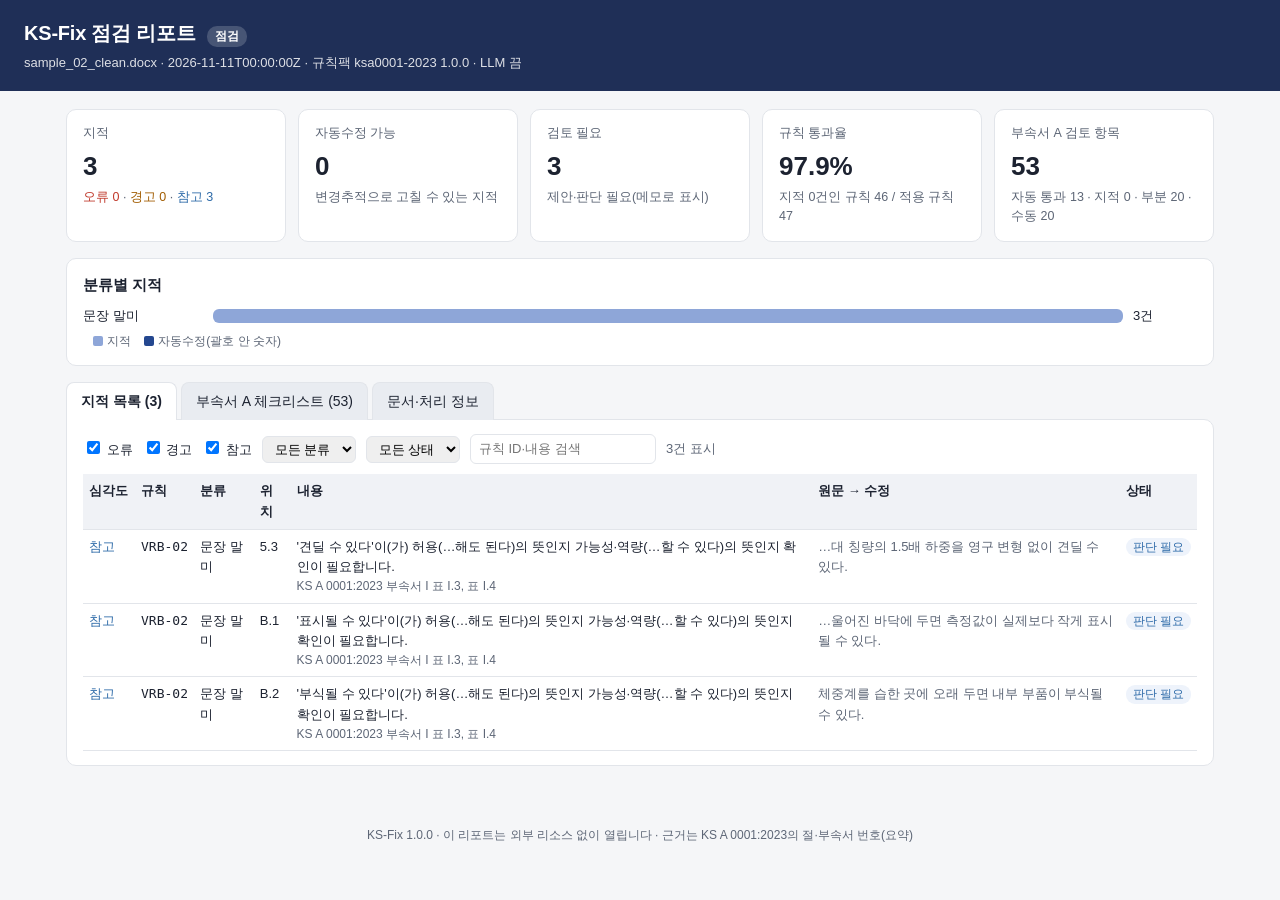
<file: examples/sample_02_clean.ksfix-report.html>
<!doctype html>
<html lang="ko">
<head>
<meta charset="utf-8">
<meta name="viewport" content="width=device-width, initial-scale=1">
<title>KS-Fix 리포트 — sample_02_clean.docx</title>
<style>
:root{--bg:#f5f6f8;--card:#fff;--ink:#1c2230;--muted:#5d6676;--line:#e2e5ea;--err:#c0392b;--warn:#a15c00;--info:#2d6aa8;--ok:#1d7a4b;--accent:#24478f;--chip:#eef1f6}
*{box-sizing:border-box}
body{margin:0;background:var(--bg);color:var(--ink);font:14px/1.55 "Malgun Gothic","Apple SD Gothic Neo","Noto Sans KR",sans-serif}
header{background:#1f2f57;color:#fff;padding:18px 24px}
header h1{margin:0;font-size:20px;letter-spacing:-.2px}
header .sub{opacity:.85;font-size:13px;margin-top:4px}
.badge{display:inline-block;padding:1px 8px;border-radius:10px;font-size:12px;background:rgba(255,255,255,.18);margin-left:6px}
main{max-width:1180px;margin:0 auto;padding:18px 16px 40px}
.warn-box{background:#fff7e6;border:1px solid #f2d39b;border-radius:8px;padding:10px 14px;margin-bottom:14px;color:#6b4500}
.cards{display:grid;grid-template-columns:repeat(auto-fit,minmax(170px,1fr));gap:12px;margin-bottom:16px}
.card{background:var(--card);border:1px solid var(--line);border-radius:10px;padding:14px 16px}
.card .k{color:var(--muted);font-size:12.5px}
.card .v{font-size:26px;font-weight:700;margin-top:2px}
.card .d{font-size:12.5px;color:var(--muted);margin-top:2px}
.sev-error{color:var(--err)}.sev-warning{color:var(--warn)}.sev-info{color:var(--info)}
.panel{background:var(--card);border:1px solid var(--line);border-radius:10px;padding:14px 16px;margin-bottom:16px}
.panel h2{font-size:15px;margin:0 0 10px}
.bars .row{display:grid;grid-template-columns:120px 1fr 64px;align-items:center;gap:10px;margin:5px 0;font-size:13px}
.bars .track{background:var(--chip);border-radius:6px;height:14px;overflow:hidden;position:relative}
.bars .fill{background:#8ea6d8;height:100%}
.bars .fixed{background:var(--accent);height:100%;position:absolute;left:0;top:0}
.legend{font-size:12px;color:var(--muted);margin-top:6px}
.legend i{display:inline-block;width:10px;height:10px;border-radius:2px;margin:0 4px 0 10px;vertical-align:-1px}
.tabs{display:flex;gap:4px;margin:0 0 -1px;flex-wrap:wrap}
.tabs button{border:1px solid var(--line);border-bottom:none;background:#e9ecf1;padding:8px 14px;border-radius:8px 8px 0 0;cursor:pointer;font:inherit;color:var(--ink)}
.tabs button.on{background:var(--card);font-weight:700}
.tab{display:none;background:var(--card);border:1px solid var(--line);border-radius:0 10px 10px 10px;padding:14px 16px}
.tab.on{display:block}
.filters{display:flex;flex-wrap:wrap;gap:10px;align-items:center;margin-bottom:10px;font-size:13px}
.filters select,.filters input[type=search]{font:inherit;padding:4px 8px;border:1px solid var(--line);border-radius:6px}
table{width:100%;border-collapse:collapse;font-size:13px}
th,td{border-bottom:1px solid var(--line);padding:7px 6px;text-align:left;vertical-align:top}
th{background:#f0f2f6;font-weight:600;position:sticky;top:0}
td.rule{white-space:nowrap;font-family:Consolas,monospace}
td.sev,th.sev{white-space:nowrap;width:52px}
td.loc{white-space:nowrap}
.pill{display:inline-block;padding:0 7px;border-radius:9px;font-size:12px;background:var(--chip);white-space:nowrap}
.pill.fixed{background:#e3f3ea;color:var(--ok)}.pill.sugg{background:#eef3fb;color:var(--info)}.pill.review{background:#fdf0ec;color:var(--err)}
.pill.pass{background:#e3f3ea;color:var(--ok)}.pill.fail{background:#fdf0ec;color:var(--err)}.pill.part{background:#fff4e0;color:var(--warn)}.pill.man{background:#eceef2;color:var(--muted)}
.snip{color:var(--muted)}
.arrow{color:var(--accent);font-weight:700}
.ref{color:var(--muted);font-size:12px}
dl{display:grid;grid-template-columns:200px 1fr;gap:6px 12px;margin:0;font-size:13px}
dt{color:var(--muted)}dd{margin:0}
footer{text-align:center;color:var(--muted);font-size:12px;padding:20px}
@media print{.tabs,.filters{display:none}.tab{display:block!important;border-radius:10px;margin-bottom:12px}}
</style>
</head>
<body>
<header>
  <h1>KS-Fix 점검 리포트 <span class="badge">점검</span></h1>
  <div class="sub">sample_02_clean.docx · 2026-11-11T00:00:00Z · 규칙팩 ksa0001-2023 1.0.0 · LLM 끔</div>
</header>
<main>
<section class="cards" id="summary-cards">
  <div class="card" data-key="findings" data-value="3"><div class="k">지적</div><div class="v">3</div>
    <div class="d"><span class="sev-error">오류 0</span> · <span class="sev-warning">경고 0</span> · <span class="sev-info">참고 3</span></div></div>
  <div class="card" data-key="autofixable" data-value="0"><div class="k">자동수정 가능</div><div class="v">0</div><div class="d">변경추적으로 고칠 수 있는 지적</div></div>
  <div class="card" data-key="needs_review" data-value="3"><div class="k">검토 필요</div><div class="v">3</div><div class="d">제안·판단 필요(메모로 표시)</div></div>
  <div class="card" data-key="pass_rate" data-value="97.9"><div class="k">규칙 통과율</div>
    <div class="v">97.9%</div>
    <div class="d">지적 0건인 규칙 46 / 적용 규칙 47</div></div>
  <div class="card" data-key="checklist" data-value="53"><div class="k">부속서 A 검토 항목</div><div class="v">53</div>
    <div class="d">자동 통과 13 · 지적 0 · 부분 20 · 수동 20</div></div>
</section>

<section class="panel">
  <h2>분류별 지적</h2>
  <div class="bars">
    <div class="row"><div>문장 말미</div>
      <div class="track"><div class="fill" style="width:100.0%"></div><div class="fixed" style="width:0.0%"></div></div>
      <div>3건</div></div>
  </div>
<div class="legend"><i style="background:#8ea6d8"></i>지적 <i style="background:var(--accent)"></i>자동수정(괄호 안 숫자)</div></section>

<div class="tabs" role="tablist">
  <button class="on" data-tab="findings">지적 목록 (3)</button>
  <button data-tab="checklist">부속서 A 체크리스트 (53)</button>
  <button data-tab="info">문서·처리 정보</button>
</div>

<section class="tab on" id="tab-findings">
  <div class="filters">
    <label><input type="checkbox" class="f-sev" value="error" checked> 오류</label>
    <label><input type="checkbox" class="f-sev" value="warning" checked> 경고</label>
    <label><input type="checkbox" class="f-sev" value="info" checked> 참고</label>
    <select id="f-cat"><option value="">모든 분류</option><option>문장 말미</option></select>
    <select id="f-status"><option value="">모든 상태</option><option>판단 필요</option></select>
    <input type="search" id="f-q" placeholder="규칙 ID·내용 검색">
    <span id="f-count" class="snip"></span>
  </div>
  <table id="findings">
    <thead><tr><th class="sev">심각도</th><th>규칙</th><th>분류</th><th>위치</th><th>내용</th><th>원문 → 수정</th><th>상태</th></tr></thead>
    <tbody>
      <tr data-sev="info" data-cat="문장 말미" data-status="판단 필요">
        <td class="sev sev-info">참고</td>
        <td class="rule">VRB-02</td>
        <td>문장 말미</td>
        <td class="loc">5.3</td>
        <td>&#39;견딜 수 있다&#39;이(가) 허용(…해도 된다)의 뜻인지 가능성·역량(…할 수 있다)의 뜻인지 확인이 필요합니다.<div class="ref">KS A 0001:2023 부속서 I 표 I.3, 표 I.4</div></td>
        <td><span class="snip">…대 칭량의 1.5배 하중을 영구 변형 없이 견딜 수 있다.</span></td>
        <td><span class="pill sugg">판단 필요</span></td>
      </tr>
      <tr data-sev="info" data-cat="문장 말미" data-status="판단 필요">
        <td class="sev sev-info">참고</td>
        <td class="rule">VRB-02</td>
        <td>문장 말미</td>
        <td class="loc">B.1</td>
        <td>&#39;표시될 수 있다&#39;이(가) 허용(…해도 된다)의 뜻인지 가능성·역량(…할 수 있다)의 뜻인지 확인이 필요합니다.<div class="ref">KS A 0001:2023 부속서 I 표 I.3, 표 I.4</div></td>
        <td><span class="snip">…울어진 바닥에 두면 측정값이 실제보다 작게 표시될 수 있다.</span></td>
        <td><span class="pill sugg">판단 필요</span></td>
      </tr>
      <tr data-sev="info" data-cat="문장 말미" data-status="판단 필요">
        <td class="sev sev-info">참고</td>
        <td class="rule">VRB-02</td>
        <td>문장 말미</td>
        <td class="loc">B.2</td>
        <td>&#39;부식될 수 있다&#39;이(가) 허용(…해도 된다)의 뜻인지 가능성·역량(…할 수 있다)의 뜻인지 확인이 필요합니다.<div class="ref">KS A 0001:2023 부속서 I 표 I.3, 표 I.4</div></td>
        <td><span class="snip">체중계를 습한 곳에 오래 두면 내부 부품이 부식될 수 있다.</span></td>
        <td><span class="pill sugg">판단 필요</span></td>
      </tr>
    </tbody>
  </table>
</section>

<section class="tab" id="tab-checklist">
  <p class="snip">KS A 0001:2023 부속서 A(문서 작성자와 편집자를 위한 검토 항목)를 규칙 결과에 대응시켰습니다. 항목 문구는 요약입니다.</p>
  <table id="checklist">
    <thead><tr><th>번호</th><th>구분</th><th>검토 항목(요약)</th><th>관련 규칙</th><th>상태</th></tr></thead>
    <tbody>
      <tr data-status="partial_pass">
        <td class="rule">A01</td><td>KSDT의 적용<div class="ref">부속서 A</div></td>
        <td>표준 작성용 프로그램(KSDT)으로 작성<div class="ref">수동: KSDT 프로그램 사용 여부</div></td>
        <td class="ref">FMT-01</td>
        <td><span class="pill part">부분 자동(지적 없음)</span></td>
      </tr>
      <tr data-status="not_run">
        <td class="rule">A02</td><td>표지<div class="ref">6.1.1</div></td>
        <td>표지 제목 = 본문 제목</td>
        <td class="ref">TTL-05</td>
        <td><span class="pill man">수동 확인(규칙 미구현)</span></td>
      </tr>
      <tr data-status="not_run">
        <td class="rule">A03</td><td>표지<div class="ref">6.1.1</div></td>
        <td>본문 영문 제목 = 뒤표지 영문 제목</td>
        <td class="ref">TTL-05</td>
        <td><span class="pill man">수동 확인(규칙 미구현)</span></td>
      </tr>
      <tr data-status="manual">
        <td class="rule">A04</td><td>표지<div class="ref">6.1.1</div></td>
        <td>심의회·원안작성협력 정보의 최신성·정확성</td>
        <td class="ref"></td>
        <td><span class="pill man">수동 확인</span></td>
      </tr>
      <tr data-status="manual">
        <td class="rule">A05</td><td>표지<div class="ref">6.1.1</div></td>
        <td>표준정보란 기재</td>
        <td class="ref"></td>
        <td><span class="pill man">수동 확인</span></td>
      </tr>
      <tr data-status="manual">
        <td class="rule">A06</td><td>표지<div class="ref">6.1.1</div></td>
        <td>뒤표지 ICS 코드의 적정성</td>
        <td class="ref"></td>
        <td><span class="pill man">수동 확인</span></td>
      </tr>
      <tr data-status="partial_pass">
        <td class="rule">A07</td><td>표지<div class="ref">6.1.1, 그림 C.1~C.4</div></td>
        <td>표지 양식<div class="ref">수동: 표지 양식 전체</div></td>
        <td class="ref">TTL-04</td>
        <td><span class="pill part">부분 자동(지적 없음)</span></td>
      </tr>
      <tr data-status="pass">
        <td class="rule">A08</td><td>목차<div class="ref">6.1.2</div></td>
        <td>목차가 본문 절·항·부속서와 일치</td>
        <td class="ref">TOC-01, TOC-02</td>
        <td><span class="pill pass">자동 통과</span></td>
      </tr>
      <tr data-status="not_run">
        <td class="rule">A09</td><td>목차<div class="ref">6.1.2</div></td>
        <td>용어와 정의의 세부 항은 목차에서 제외</td>
        <td class="ref">TRM-05</td>
        <td><span class="pill man">수동 확인(규칙 미구현)</span></td>
      </tr>
      <tr data-status="partial_pass">
        <td class="rule">A10</td><td>머리말<div class="ref">6.1.3, E.1</div></td>
        <td>도입부 정형문(발행정보·저작권)</td>
        <td class="ref">BLT-01, BLT-02</td>
        <td><span class="pill part">부분 자동(지적 없음)</span></td>
      </tr>
      <tr data-status="manual">
        <td class="rule">A11</td><td>머리말<div class="ref">6.1.3, 부속서 M</div></td>
        <td>특허 대상 기술의 조사·승낙서 검토</td>
        <td class="ref"></td>
        <td><span class="pill man">수동 확인</span></td>
      </tr>
      <tr data-status="manual">
        <td class="rule">A12</td><td>머리말<div class="ref">6.1.3, M.2.4</div></td>
        <td>특허 포함 표준의 기재 사항</td>
        <td class="ref"></td>
        <td><span class="pill man">수동 확인</span></td>
      </tr>
      <tr data-status="pass">
        <td class="rule">A13</td><td>개요<div class="ref">6.2</div></td>
        <td>개요에 요구사항 없음</td>
        <td class="ref">STR-04</td>
        <td><span class="pill pass">자동 통과</span></td>
      </tr>
      <tr data-status="not_run">
        <td class="rule">A14</td><td>개요<div class="ref">6.2, E.2</div></td>
        <td>개요 도입부 정형문(부합화 표준)</td>
        <td class="ref">BLT-07</td>
        <td><span class="pill man">수동 확인(규칙 미구현)</span></td>
      </tr>
      <tr data-status="partial_pass">
        <td class="rule">A15</td><td>제목<div class="ref">6.3.1</div></td>
        <td>제목 구성(요소 3개 이하·구분자)<div class="ref">수동: 제목의 명확성·간결성</div></td>
        <td class="ref">TTL-01, TTL-02</td>
        <td><span class="pill part">부분 자동(지적 없음)</span></td>
      </tr>
      <tr data-status="manual">
        <td class="rule">A16</td><td>제목<div class="ref">6.3.1</div></td>
        <td>제목이 적용범위를 의도치 않게 제한하지 않음</td>
        <td class="ref"></td>
        <td><span class="pill man">수동 확인</span></td>
      </tr>
      <tr data-status="partial_pass">
        <td class="rule">A17</td><td>제목<div class="ref">6.3.1, 그림 C.3</div></td>
        <td>본문 제목 양식(국문·영문·표준번호)</td>
        <td class="ref">TTL-03, TTL-04</td>
        <td><span class="pill part">부분 자동(지적 없음)</span></td>
      </tr>
      <tr data-status="not_run">
        <td class="rule">A18</td><td>적용범위<div class="ref">6.3.2</div></td>
        <td>주제와 적용 대상을 사실로 설명<div class="ref">수동: 서술 내용의 타당성</div></td>
        <td class="ref">BLT-05</td>
        <td><span class="pill man">수동 확인(규칙 미구현)</span></td>
      </tr>
      <tr data-status="pass">
        <td class="rule">A19</td><td>적용범위<div class="ref">6.3.2</div></td>
        <td>적용범위에 요구사항 없음</td>
        <td class="ref">STR-04</td>
        <td><span class="pill pass">자동 통과</span></td>
      </tr>
      <tr data-status="not_run">
        <td class="rule">A20</td><td>적용범위<div class="ref">6.3.2</div></td>
        <td>표현 양식·어법<div class="ref">수동: 어법</div></td>
        <td class="ref">BLT-05</td>
        <td><span class="pill man">수동 확인(규칙 미구현)</span></td>
      </tr>
      <tr data-status="pass">
        <td class="rule">A21</td><td>인용표준<div class="ref">6.4.1</div></td>
        <td>본문에서 인용한 표준을 모두 제시</td>
        <td class="ref">NRF-02</td>
        <td><span class="pill pass">자동 통과</span></td>
      </tr>
      <tr data-status="partial_pass">
        <td class="rule">A22</td><td>인용표준<div class="ref">6.4.1</div></td>
        <td>발행연도 표기가 필요한 인용표준<div class="ref">수동: 연도 표기 필요성 판단</div></td>
        <td class="ref">REF-04</td>
        <td><span class="pill part">부분 자동(지적 없음)</span></td>
      </tr>
      <tr data-status="partial_pass">
        <td class="rule">A23</td><td>인용표준<div class="ref">6.4.1</div></td>
        <td>국제·국가표준이 아닌 인용표준의 대체 가능성<div class="ref">수동: 대체 표준 존재 여부(저작권 검토)</div></td>
        <td class="ref">NRF-03</td>
        <td><span class="pill part">부분 자동(지적 없음)</span></td>
      </tr>
      <tr data-status="pass">
        <td class="rule">A24</td><td>인용표준<div class="ref">6.4.1 표 5</div></td>
        <td>인용표준 목록 순서</td>
        <td class="ref">NRF-01</td>
        <td><span class="pill pass">자동 통과</span></td>
      </tr>
      <tr data-status="pass">
        <td class="rule">A25</td><td>인용표준<div class="ref">6.4.1</div></td>
        <td>도입부 정형문</td>
        <td class="ref">BLT-03</td>
        <td><span class="pill pass">자동 통과</span></td>
      </tr>
      <tr data-status="not_run">
        <td class="rule">A26</td><td>용어와 정의<div class="ref">6.4.2</div></td>
        <td>정의한 용어를 본문에서 사용</td>
        <td class="ref">TRM-03</td>
        <td><span class="pill man">수동 확인(규칙 미구현)</span></td>
      </tr>
      <tr data-status="partial_pass">
        <td class="rule">A27</td><td>용어와 정의<div class="ref">6.4.2</div></td>
        <td>정의의 작성 꼴<div class="ref">수동: 정의 내용의 정확성</div></td>
        <td class="ref">TRM-01, TRM-02, TRM-04</td>
        <td><span class="pill part">부분 자동(지적 없음)</span></td>
      </tr>
      <tr data-status="manual">
        <td class="rule">A28</td><td>용어와 정의<div class="ref">6.4.2</div></td>
        <td>용어 배치와 상호 인용</td>
        <td class="ref"></td>
        <td><span class="pill man">수동 확인</span></td>
      </tr>
      <tr data-status="pass">
        <td class="rule">A29</td><td>용어와 정의<div class="ref">6.4.2</div></td>
        <td>도입부 정형문</td>
        <td class="ref">BLT-04</td>
        <td><span class="pill pass">자동 통과</span></td>
      </tr>
      <tr data-status="manual">
        <td class="rule">A30</td><td>용어와 정의<div class="ref">6.4.2, 부속서 G</div></td>
        <td>정의할 개념 선정</td>
        <td class="ref"></td>
        <td><span class="pill man">수동 확인</span></td>
      </tr>
      <tr data-status="partial_fail">
        <td class="rule">A31</td><td>요구사항<div class="ref">6.4.3, 부속서 I</div></td>
        <td>문장 말미 형태(요구·권고·허용)<div class="ref">수동: 의미 판단(AI 보조)</div></td>
        <td class="ref">VRB-01, VRB-02, VRB-03, VRB-04, VRB-05</td>
        <td><span class="pill fail">부분 자동(지적 있음) 3건</span></td>
      </tr>
      <tr data-status="partial_pass">
        <td class="rule">A32</td><td>요구사항<div class="ref">6.4.3, 부속서 L</div></td>
        <td>양과 단위의 적용</td>
        <td class="ref">QTY-01, QTY-02, QTY-03, QTY-04, QTY-05, QTY-06, QTY-07, QTY-08</td>
        <td><span class="pill part">부분 자동(지적 없음)</span></td>
      </tr>
      <tr data-status="manual">
        <td class="rule">A33</td><td>언어의 사용<div class="ref">부속서 G, 부속서 B</div></td>
        <td>언어·전문용어 참고자료 검토</td>
        <td class="ref"></td>
        <td><span class="pill man">수동 확인</span></td>
      </tr>
      <tr data-status="manual">
        <td class="rule">A34</td><td>언어의 사용<div class="ref">I.1</div></td>
        <td>본문의 정확성·간결성</td>
        <td class="ref"></td>
        <td><span class="pill man">수동 확인</span></td>
      </tr>
      <tr data-status="partial_pass">
        <td class="rule">A35</td><td>언어의 사용<div class="ref">I.2, 부속서 H</div></td>
        <td>구두법(문장부호) 일관성</td>
        <td class="ref">PUN-01, PUN-02, PUN-03, PUN-04, PUN-05, PUN-06</td>
        <td><span class="pill part">부분 자동(지적 없음)</span></td>
      </tr>
      <tr data-status="partial_pass">
        <td class="rule">A36</td><td>그림 및 표<div class="ref">부속서 J</div></td>
        <td>그림·표 제목의 꼴(간결성은 수동)<div class="ref">수동: 제목의 간결성</div></td>
        <td class="ref">TBL-01, FIG-01</td>
        <td><span class="pill part">부분 자동(지적 없음)</span></td>
      </tr>
      <tr data-status="pass">
        <td class="rule">A37</td><td>그림 및 표<div class="ref">부속서 J</div></td>
        <td>그림·표 번호</td>
        <td class="ref">NUM-07, TBL-01, FIG-01</td>
        <td><span class="pill pass">자동 통과</span></td>
      </tr>
      <tr data-status="partial_pass">
        <td class="rule">A38</td><td>그림 및 표<div class="ref">부속서 J</div></td>
        <td>식별부호·비고·각주<div class="ref">수동: 식별부호의 정확성</div></td>
        <td class="ref">TBL-07, NTE-01</td>
        <td><span class="pill part">부분 자동(지적 없음)</span></td>
      </tr>
      <tr data-status="partial_pass">
        <td class="rule">A39</td><td>부속서<div class="ref">6.6</div></td>
        <td>부속서 지위(규정/참고) 표시<div class="ref">수동: 지위의 타당성</div></td>
        <td class="ref">NUM-06</td>
        <td><span class="pill part">부분 자동(지적 없음)</span></td>
      </tr>
      <tr data-status="pass">
        <td class="rule">A40</td><td>부속서<div class="ref">6.6</div></td>
        <td>참고 부속서에 요구사항 없음</td>
        <td class="ref">STR-04</td>
        <td><span class="pill pass">자동 통과</span></td>
      </tr>
      <tr data-status="partial_pass">
        <td class="rule">A41</td><td>비고 및 보기<div class="ref">6.5.2</div></td>
        <td>비고·보기 표기 방식</td>
        <td class="ref">NTE-01, NTE-02</td>
        <td><span class="pill part">부분 자동(지적 없음)</span></td>
      </tr>
      <tr data-status="pass">
        <td class="rule">A42</td><td>비고 및 보기<div class="ref">6.5.2</div></td>
        <td>비고·보기 번호 체계</td>
        <td class="ref">NTE-01</td>
        <td><span class="pill pass">자동 통과</span></td>
      </tr>
      <tr data-status="partial_pass">
        <td class="rule">A43</td><td>참조<div class="ref">6.4.4</div></td>
        <td>본문 요소에 맞는 참조 꼴</td>
        <td class="ref">REF-01, REF-02, REF-03</td>
        <td><span class="pill part">부분 자동(지적 없음)</span></td>
      </tr>
      <tr data-status="pass">
        <td class="rule">A44</td><td>참조<div class="ref">6.4.4</div></td>
        <td>그림·표 참조</td>
        <td class="ref">REF-01, TBL-04, FIG-03</td>
        <td><span class="pill pass">자동 통과</span></td>
      </tr>
      <tr data-status="not_run">
        <td class="rule">A45</td><td>참고문헌<div class="ref">6.5.4</div></td>
        <td>참고문헌 항목의 정확성·완전성<div class="ref">수동: 항목 내용의 정확성</div></td>
        <td class="ref">NRF-05</td>
        <td><span class="pill man">수동 확인(규칙 미구현)</span></td>
      </tr>
      <tr data-status="partial_pass">
        <td class="rule">A46</td><td>참고문헌<div class="ref">6.5.4</div></td>
        <td>인용표준으로 옮길 문헌<div class="ref">수동: 인용 성격 판단</div></td>
        <td class="ref">NRF-02</td>
        <td><span class="pill part">부분 자동(지적 없음)</span></td>
      </tr>
      <tr data-status="partial_pass">
        <td class="rule">A47</td><td>해설<div class="ref">5.2.9</div></td>
        <td>제정·개정 취지와 경위<div class="ref">수동: 취지·경위의 명확성</div></td>
        <td class="ref">BLT-06</td>
        <td><span class="pill part">부분 자동(지적 없음)</span></td>
      </tr>
      <tr data-status="manual">
        <td class="rule">A48</td><td>해설<div class="ref">5.2.9</div></td>
        <td>심의 중 문제 사항 설명</td>
        <td class="ref"></td>
        <td><span class="pill man">수동 확인</span></td>
      </tr>
      <tr data-status="partial_pass">
        <td class="rule">A49</td><td>표준의 구조<div class="ref">5.1.1, 부속서 F</div></td>
        <td>주제 세분화의 논리성<div class="ref">수동: 세분화의 논리성</div></td>
        <td class="ref">NUM-02, NUM-03</td>
        <td><span class="pill part">부분 자동(지적 없음)</span></td>
      </tr>
      <tr data-status="pass">
        <td class="rule">A50</td><td>표준의 구조<div class="ref">5.1.3</div></td>
        <td>요소 배열의 일관성</td>
        <td class="ref">STR-01, STR-02, STR-06</td>
        <td><span class="pill pass">자동 통과</span></td>
      </tr>
      <tr data-status="pass">
        <td class="rule">A51</td><td>표준의 구조<div class="ref">5.2.4</div></td>
        <td>미결문단 제거</td>
        <td class="ref">STR-03</td>
        <td><span class="pill pass">자동 통과</span></td>
      </tr>
      <tr data-status="partial_pass">
        <td class="rule">A52</td><td>표준의 구조<div class="ref">4.3.7.5</div></td>
        <td>국제표준 채택 수준과 번호 표시<div class="ref">수동: 채택 수준(IDT/MOD/NEQ) 확인</div></td>
        <td class="ref">TTL-04</td>
        <td><span class="pill part">부분 자동(지적 없음)</span></td>
      </tr>
      <tr data-status="manual">
        <td class="rule">A53</td><td>표준의 구조<div class="ref">4.3.7.2</div></td>
        <td>기술적 변경이 아닌 사항의 반영</td>
        <td class="ref"></td>
        <td><span class="pill man">수동 확인</span></td>
      </tr>
    </tbody>
  </table>
</section>

<section class="tab" id="tab-info">
  <dl>
    <dt>파일</dt><dd>sample_02_clean.docx</dd>
    <dt>SHA-256(입력)</dt><dd style="font-family:Consolas,monospace;font-size:12px">6e6a5d0372f417ca2eba86e91215e75b9d220a4afc3d2a4f0aa19eb54e104239</dd>
    <dt>표준번호 · 제목</dt><dd>KS X 9999:2026 · 디지털 체중계 — 제1부: 일반 요구사항</dd>
    <dt>영문 제목</dt><dd>Digital body weight scales — Part 1: General requirements</dd>
    <dt>구성</dt><dd>문단 151 · 표 2 · 구역 5 · 한글 비율 75% · 기존 메모 0</dd>
    <dt>처리 모드</dt><dd>점검</dd>
    <dt>처리 시간</dt><dd>analyze 0.027초 · rules 0.024초</dd>
    <dt>규칙팩</dt><dd>KS A 0001:2023 표준의 서식과 작성방법 (ksa0001-2023 1.0.0) · 적용 규칙 47종</dd>
    <dt>LLM</dt><dd>none</dd>
    <dt>도구</dt><dd>KS-Fix 1.0.0</dd>
  </dl>
</section>
</main>
<footer>KS-Fix 1.0.0 · 이 리포트는 외부 리소스 없이 열립니다 · 근거는 KS A 0001:2023의 절·부속서 번호(요약)</footer>
<script type="application/json" id="ksfix-data">{"tool": {"name": "KS-Fix", "version": "1.0.0"}, "generated_at": "2026-11-11T00:00:00Z", "source": {"name": "sample_02_clean.docx", "sha256": "6e6a5d0372f417ca2eba86e91215e75b9d220a4afc3d2a4f0aa19eb54e104239"}, "mode": "check", "rule_pack": {"pack": "ksa0001-2023", "version": "1.0.0", "title": "KS A 0001:2023 표준의 서식과 작성방법"}, "llm": {"profile": "none", "model": null}, "summary": {"findings": 3, "by_severity": {"error": 0, "warning": 0, "info": 3}, "autofixable": 0, "needs_review": 3, "rules_applied": 47, "rules_passed": 46, "pass_rate_before": 97.9, "pass_rate_after": null, "applied": 0, "suggested": 0, "reported": 0, "comments": 0, "remaining_autofix": null}, "categories": [{"name": "문장 말미", "count": 3, "fixed": 0}], "warnings": [], "document": {"paragraph_count": 151, "table_count": 2, "sections": 5, "hangul_ratio": 0.75, "std_number": "KS X 9999:2026", "title_ko": "디지털 체중계 — 제1부: 일반 요구사항", "title_en": "Digital body weight scales — Part 1: General requirements", "adoption": null, "comment_count": 0, "has_tracked_changes": false, "has_toc_field": true, "parts": {"cover": [0, 12], "front": [14, 44], "body": [47, 115], "annex": [117, 134], "biblio": [136, 138], "commentary": [140, 145], "back_cover": [147, 150]}, "ks_target": true, "low_confidence": 0}, "findings": [{"rule_id": "VRB-02", "severity": "info", "message": "'견딜 수 있다'이(가) 허용(…해도 된다)의 뜻인지 가능성·역량(…할 수 있다)의 뜻인지 확인이 필요합니다.", "clause_ref": "KS A 0001:2023 부속서 I 표 I.3, 표 I.4", "block": 104, "start": 30, "end": 37, "snippet": "…대 칭량의 1.5배 하중을 영구 변형 없이 견딜 수 있다.", "fix": null, "source": "rule", "confidence": 0.5, "llm_model": null, "category": "문장 말미", "priority": "P0", "title": "허용은 '~해도 된다', 가능성은 '~할 수 있다'", "suggestion": null, "status": "open", "extra": {"needs_judgement": true, "llm_status": null}, "role": "body", "clause_no": "5.3", "location": "5.3", "action": null, "status_label": "판단 필요", "reason": null}, {"rule_id": "VRB-02", "severity": "info", "message": "'표시될 수 있다'이(가) 허용(…해도 된다)의 뜻인지 가능성·역량(…할 수 있다)의 뜻인지 확인이 필요합니다.", "clause_ref": "KS A 0001:2023 부속서 I 표 I.3, 표 I.4", "block": 132, "start": 30, "end": 38, "snippet": "…울어진 바닥에 두면 측정값이 실제보다 작게 표시될 수 있다.", "fix": null, "source": "rule", "confidence": 0.5, "llm_model": null, "category": "문장 말미", "priority": "P0", "title": "허용은 '~해도 된다', 가능성은 '~할 수 있다'", "suggestion": null, "status": "open", "extra": {"needs_judgement": true, "llm_status": null}, "role": "body", "clause_no": "B.1", "location": "B.1", "action": null, "status_label": "판단 필요", "reason": null}, {"rule_id": "VRB-02", "severity": "info", "message": "'부식될 수 있다'이(가) 허용(…해도 된다)의 뜻인지 가능성·역량(…할 수 있다)의 뜻인지 확인이 필요합니다.", "clause_ref": "KS A 0001:2023 부속서 I 표 I.3, 표 I.4", "block": 134, "start": 24, "end": 32, "snippet": "체중계를 습한 곳에 오래 두면 내부 부품이 부식될 수 있다.", "fix": null, "source": "rule", "confidence": 0.5, "llm_model": null, "category": "문장 말미", "priority": "P0", "title": "허용은 '~해도 된다', 가능성은 '~할 수 있다'", "suggestion": null, "status": "open", "extra": {"needs_judgement": true, "llm_status": null}, "role": "body", "clause_no": "B.2", "location": "B.2", "action": null, "status_label": "판단 필요", "reason": null}], "checklist": {"items": [{"id": "A01", "group": "KSDT의 적용", "ref": "부속서 A", "summary": "표준 작성용 프로그램(KSDT)으로 작성", "rules": ["FMT-01"], "rules_run": ["FMT-01"], "type": "partial", "manual": "KSDT 프로그램 사용 여부", "status": "partial_pass", "label": "부분 자동(지적 없음)", "findings": 0}, {"id": "A02", "group": "표지", "ref": "6.1.1", "summary": "표지 제목 = 본문 제목", "rules": ["TTL-05"], "rules_run": [], "type": "auto", "manual": null, "status": "not_run", "label": "수동 확인(규칙 미구현)", "findings": 0}, {"id": "A03", "group": "표지", "ref": "6.1.1", "summary": "본문 영문 제목 = 뒤표지 영문 제목", "rules": ["TTL-05"], "rules_run": [], "type": "auto", "manual": null, "status": "not_run", "label": "수동 확인(규칙 미구현)", "findings": 0}, {"id": "A04", "group": "표지", "ref": "6.1.1", "summary": "심의회·원안작성협력 정보의 최신성·정확성", "rules": [], "rules_run": [], "type": "manual", "manual": null, "status": "manual", "label": "수동 확인", "findings": 0}, {"id": "A05", "group": "표지", "ref": "6.1.1", "summary": "표준정보란 기재", "rules": [], "rules_run": [], "type": "manual", "manual": null, "status": "manual", "label": "수동 확인", "findings": 0}, {"id": "A06", "group": "표지", "ref": "6.1.1", "summary": "뒤표지 ICS 코드의 적정성", "rules": [], "rules_run": [], "type": "manual", "manual": null, "status": "manual", "label": "수동 확인", "findings": 0}, {"id": "A07", "group": "표지", "ref": "6.1.1, 그림 C.1~C.4", "summary": "표지 양식", "rules": ["TTL-04"], "rules_run": ["TTL-04"], "type": "partial", "manual": "표지 양식 전체", "status": "partial_pass", "label": "부분 자동(지적 없음)", "findings": 0}, {"id": "A08", "group": "목차", "ref": "6.1.2", "summary": "목차가 본문 절·항·부속서와 일치", "rules": ["TOC-01", "TOC-02"], "rules_run": ["TOC-01", "TOC-02"], "type": "auto", "manual": null, "status": "pass", "label": "자동 통과", "findings": 0}, {"id": "A09", "group": "목차", "ref": "6.1.2", "summary": "용어와 정의의 세부 항은 목차에서 제외", "rules": ["TRM-05"], "rules_run": [], "type": "auto", "manual": null, "status": "not_run", "label": "수동 확인(규칙 미구현)", "findings": 0}, {"id": "A10", "group": "머리말", "ref": "6.1.3, E.1", "summary": "도입부 정형문(발행정보·저작권)", "rules": ["BLT-01", "BLT-02"], "rules_run": ["BLT-02"], "type": "auto", "manual": null, "status": "partial_pass", "label": "부분 자동(지적 없음)", "findings": 0}, {"id": "A11", "group": "머리말", "ref": "6.1.3, 부속서 M", "summary": "특허 대상 기술의 조사·승낙서 검토", "rules": [], "rules_run": [], "type": "manual", "manual": null, "status": "manual", "label": "수동 확인", "findings": 0}, {"id": "A12", "group": "머리말", "ref": "6.1.3, M.2.4", "summary": "특허 포함 표준의 기재 사항", "rules": [], "rules_run": [], "type": "manual", "manual": null, "status": "manual", "label": "수동 확인", "findings": 0}, {"id": "A13", "group": "개요", "ref": "6.2", "summary": "개요에 요구사항 없음", "rules": ["STR-04"], "rules_run": ["STR-04"], "type": "auto", "manual": null, "status": "pass", "label": "자동 통과", "findings": 0}, {"id": "A14", "group": "개요", "ref": "6.2, E.2", "summary": "개요 도입부 정형문(부합화 표준)", "rules": ["BLT-07"], "rules_run": [], "type": "auto", "manual": null, "status": "not_run", "label": "수동 확인(규칙 미구현)", "findings": 0}, {"id": "A15", "group": "제목", "ref": "6.3.1", "summary": "제목 구성(요소 3개 이하·구분자)", "rules": ["TTL-01", "TTL-02"], "rules_run": ["TTL-01"], "type": "partial", "manual": "제목의 명확성·간결성", "status": "partial_pass", "label": "부분 자동(지적 없음)", "findings": 0}, {"id": "A16", "group": "제목", "ref": "6.3.1", "summary": "제목이 적용범위를 의도치 않게 제한하지 않음", "rules": [], "rules_run": [], "type": "manual", "manual": null, "status": "manual", "label": "수동 확인", "findings": 0}, {"id": "A17", "group": "제목", "ref": "6.3.1, 그림 C.3", "summary": "본문 제목 양식(국문·영문·표준번호)", "rules": ["TTL-03", "TTL-04"], "rules_run": ["TTL-04"], "type": "auto", "manual": null, "status": "partial_pass", "label": "부분 자동(지적 없음)", "findings": 0}, {"id": "A18", "group": "적용범위", "ref": "6.3.2", "summary": "주제와 적용 대상을 사실로 설명", "rules": ["BLT-05"], "rules_run": [], "type": "partial", "manual": "서술 내용의 타당성", "status": "not_run", "label": "수동 확인(규칙 미구현)", "findings": 0}, {"id": "A19", "group": "적용범위", "ref": "6.3.2", "summary": "적용범위에 요구사항 없음", "rules": ["STR-04"], "rules_run": ["STR-04"], "type": "auto", "manual": null, "status": "pass", "label": "자동 통과", "findings": 0}, {"id": "A20", "group": "적용범위", "ref": "6.3.2", "summary": "표현 양식·어법", "rules": ["BLT-05"], "rules_run": [], "type": "partial", "manual": "어법", "status": "not_run", "label": "수동 확인(규칙 미구현)", "findings": 0}, {"id": "A21", "group": "인용표준", "ref": "6.4.1", "summary": "본문에서 인용한 표준을 모두 제시", "rules": ["NRF-02"], "rules_run": ["NRF-02"], "type": "auto", "manual": null, "status": "pass", "label": "자동 통과", "findings": 0}, {"id": "A22", "group": "인용표준", "ref": "6.4.1", "summary": "발행연도 표기가 필요한 인용표준", "rules": ["REF-04"], "rules_run": ["REF-04"], "type": "partial", "manual": "연도 표기 필요성 판단", "status": "partial_pass", "label": "부분 자동(지적 없음)", "findings": 0}, {"id": "A23", "group": "인용표준", "ref": "6.4.1", "summary": "국제·국가표준이 아닌 인용표준의 대체 가능성", "rules": ["NRF-03"], "rules_run": ["NRF-03"], "type": "partial", "manual": "대체 표준 존재 여부(저작권 검토)", "status": "partial_pass", "label": "부분 자동(지적 없음)", "findings": 0}, {"id": "A24", "group": "인용표준", "ref": "6.4.1 표 5", "summary": "인용표준 목록 순서", "rules": ["NRF-01"], "rules_run": ["NRF-01"], "type": "auto", "manual": null, "status": "pass", "label": "자동 통과", "findings": 0}, {"id": "A25", "group": "인용표준", "ref": "6.4.1", "summary": "도입부 정형문", "rules": ["BLT-03"], "rules_run": ["BLT-03"], "type": "auto", "manual": null, "status": "pass", "label": "자동 통과", "findings": 0}, {"id": "A26", "group": "용어와 정의", "ref": "6.4.2", "summary": "정의한 용어를 본문에서 사용", "rules": ["TRM-03"], "rules_run": [], "type": "auto", "manual": null, "status": "not_run", "label": "수동 확인(규칙 미구현)", "findings": 0}, {"id": "A27", "group": "용어와 정의", "ref": "6.4.2", "summary": "정의의 작성 꼴", "rules": ["TRM-01", "TRM-02", "TRM-04"], "rules_run": ["TRM-01", "TRM-02"], "type": "partial", "manual": "정의 내용의 정확성", "status": "partial_pass", "label": "부분 자동(지적 없음)", "findings": 0}, {"id": "A28", "group": "용어와 정의", "ref": "6.4.2", "summary": "용어 배치와 상호 인용", "rules": [], "rules_run": [], "type": "manual", "manual": null, "status": "manual", "label": "수동 확인", "findings": 0}, {"id": "A29", "group": "용어와 정의", "ref": "6.4.2", "summary": "도입부 정형문", "rules": ["BLT-04"], "rules_run": ["BLT-04"], "type": "auto", "manual": null, "status": "pass", "label": "자동 통과", "findings": 0}, {"id": "A30", "group": "용어와 정의", "ref": "6.4.2, 부속서 G", "summary": "정의할 개념 선정", "rules": [], "rules_run": [], "type": "manual", "manual": null, "status": "manual", "label": "수동 확인", "findings": 0}, {"id": "A31", "group": "요구사항", "ref": "6.4.3, 부속서 I", "summary": "문장 말미 형태(요구·권고·허용)", "rules": ["VRB-01", "VRB-02", "VRB-03", "VRB-04", "VRB-05"], "rules_run": ["VRB-01", "VRB-02", "VRB-04"], "type": "partial", "manual": "의미 판단(AI 보조)", "status": "partial_fail", "label": "부분 자동(지적 있음) 3건", "findings": 3}, {"id": "A32", "group": "요구사항", "ref": "6.4.3, 부속서 L", "summary": "양과 단위의 적용", "rules": ["QTY-01", "QTY-02", "QTY-03", "QTY-04", "QTY-05", "QTY-06", "QTY-07", "QTY-08"], "rules_run": ["QTY-01", "QTY-02", "QTY-03", "QTY-04", "QTY-05", "QTY-06"], "type": "auto", "manual": null, "status": "partial_pass", "label": "부분 자동(지적 없음)", "findings": 0}, {"id": "A33", "group": "언어의 사용", "ref": "부속서 G, 부속서 B", "summary": "언어·전문용어 참고자료 검토", "rules": [], "rules_run": [], "type": "manual", "manual": null, "status": "manual", "label": "수동 확인", "findings": 0}, {"id": "A34", "group": "언어의 사용", "ref": "I.1", "summary": "본문의 정확성·간결성", "rules": [], "rules_run": [], "type": "manual", "manual": null, "status": "manual", "label": "수동 확인", "findings": 0}, {"id": "A35", "group": "언어의 사용", "ref": "I.2, 부속서 H", "summary": "구두법(문장부호) 일관성", "rules": ["PUN-01", "PUN-02", "PUN-03", "PUN-04", "PUN-05", "PUN-06"], "rules_run": ["PUN-01", "PUN-02", "PUN-06"], "type": "auto", "manual": null, "status": "partial_pass", "label": "부분 자동(지적 없음)", "findings": 0}, {"id": "A36", "group": "그림 및 표", "ref": "부속서 J", "summary": "그림·표 제목의 꼴(간결성은 수동)", "rules": ["TBL-01", "FIG-01"], "rules_run": ["TBL-01", "FIG-01"], "type": "partial", "manual": "제목의 간결성", "status": "partial_pass", "label": "부분 자동(지적 없음)", "findings": 0}, {"id": "A37", "group": "그림 및 표", "ref": "부속서 J", "summary": "그림·표 번호", "rules": ["NUM-07", "TBL-01", "FIG-01"], "rules_run": ["NUM-07", "TBL-01", "FIG-01"], "type": "auto", "manual": null, "status": "pass", "label": "자동 통과", "findings": 0}, {"id": "A38", "group": "그림 및 표", "ref": "부속서 J", "summary": "식별부호·비고·각주", "rules": ["TBL-07", "NTE-01"], "rules_run": ["NTE-01"], "type": "partial", "manual": "식별부호의 정확성", "status": "partial_pass", "label": "부분 자동(지적 없음)", "findings": 0}, {"id": "A39", "group": "부속서", "ref": "6.6", "summary": "부속서 지위(규정/참고) 표시", "rules": ["NUM-06"], "rules_run": ["NUM-06"], "type": "partial", "manual": "지위의 타당성", "status": "partial_pass", "label": "부분 자동(지적 없음)", "findings": 0}, {"id": "A40", "group": "부속서", "ref": "6.6", "summary": "참고 부속서에 요구사항 없음", "rules": ["STR-04"], "rules_run": ["STR-04"], "type": "auto", "manual": null, "status": "pass", "label": "자동 통과", "findings": 0}, {"id": "A41", "group": "비고 및 보기", "ref": "6.5.2", "summary": "비고·보기 표기 방식", "rules": ["NTE-01", "NTE-02"], "rules_run": ["NTE-01"], "type": "auto", "manual": null, "status": "partial_pass", "label": "부분 자동(지적 없음)", "findings": 0}, {"id": "A42", "group": "비고 및 보기", "ref": "6.5.2", "summary": "비고·보기 번호 체계", "rules": ["NTE-01"], "rules_run": ["NTE-01"], "type": "auto", "manual": null, "status": "pass", "label": "자동 통과", "findings": 0}, {"id": "A43", "group": "참조", "ref": "6.4.4", "summary": "본문 요소에 맞는 참조 꼴", "rules": ["REF-01", "REF-02", "REF-03"], "rules_run": ["REF-01", "REF-02"], "type": "auto", "manual": null, "status": "partial_pass", "label": "부분 자동(지적 없음)", "findings": 0}, {"id": "A44", "group": "참조", "ref": "6.4.4", "summary": "그림·표 참조", "rules": ["REF-01", "TBL-04", "FIG-03"], "rules_run": ["REF-01", "TBL-04", "FIG-03"], "type": "auto", "manual": null, "status": "pass", "label": "자동 통과", "findings": 0}, {"id": "A45", "group": "참고문헌", "ref": "6.5.4", "summary": "참고문헌 항목의 정확성·완전성", "rules": ["NRF-05"], "rules_run": [], "type": "partial", "manual": "항목 내용의 정확성", "status": "not_run", "label": "수동 확인(규칙 미구현)", "findings": 0}, {"id": "A46", "group": "참고문헌", "ref": "6.5.4", "summary": "인용표준으로 옮길 문헌", "rules": ["NRF-02"], "rules_run": ["NRF-02"], "type": "partial", "manual": "인용 성격 판단", "status": "partial_pass", "label": "부분 자동(지적 없음)", "findings": 0}, {"id": "A47", "group": "해설", "ref": "5.2.9", "summary": "제정·개정 취지와 경위", "rules": ["BLT-06"], "rules_run": ["BLT-06"], "type": "partial", "manual": "취지·경위의 명확성", "status": "partial_pass", "label": "부분 자동(지적 없음)", "findings": 0}, {"id": "A48", "group": "해설", "ref": "5.2.9", "summary": "심의 중 문제 사항 설명", "rules": [], "rules_run": [], "type": "manual", "manual": null, "status": "manual", "label": "수동 확인", "findings": 0}, {"id": "A49", "group": "표준의 구조", "ref": "5.1.1, 부속서 F", "summary": "주제 세분화의 논리성", "rules": ["NUM-02", "NUM-03"], "rules_run": ["NUM-02", "NUM-03"], "type": "partial", "manual": "세분화의 논리성", "status": "partial_pass", "label": "부분 자동(지적 없음)", "findings": 0}, {"id": "A50", "group": "표준의 구조", "ref": "5.1.3", "summary": "요소 배열의 일관성", "rules": ["STR-01", "STR-02", "STR-06"], "rules_run": ["STR-01", "STR-02", "STR-06"], "type": "auto", "manual": null, "status": "pass", "label": "자동 통과", "findings": 0}, {"id": "A51", "group": "표준의 구조", "ref": "5.2.4", "summary": "미결문단 제거", "rules": ["STR-03"], "rules_run": ["STR-03"], "type": "auto", "manual": null, "status": "pass", "label": "자동 통과", "findings": 0}, {"id": "A52", "group": "표준의 구조", "ref": "4.3.7.5", "summary": "국제표준 채택 수준과 번호 표시", "rules": ["TTL-04"], "rules_run": ["TTL-04"], "type": "partial", "manual": "채택 수준(IDT/MOD/NEQ) 확인", "status": "partial_pass", "label": "부분 자동(지적 없음)", "findings": 0}, {"id": "A53", "group": "표준의 구조", "ref": "4.3.7.2", "summary": "기술적 변경이 아닌 사항의 반영", "rules": [], "rules_run": [], "type": "manual", "manual": null, "status": "manual", "label": "수동 확인", "findings": 0}], "summary": {"total": 53, "auto_pass": 13, "auto_fail": 0, "partial": 20, "manual": 20}}, "verification": {"invariants": null, "integrity": null, "input_unchanged": null}, "after": null, "diagnostics": [], "timings": {"analyze": 0.027, "rules": 0.024}}</script>
<script>
(function(){
  var tabs=document.querySelectorAll('.tabs button');
  tabs.forEach(function(b){b.addEventListener('click',function(){
    tabs.forEach(function(x){x.classList.remove('on')});b.classList.add('on');
    document.querySelectorAll('.tab').forEach(function(t){t.classList.remove('on')});
    document.getElementById('tab-'+b.dataset.tab).classList.add('on');});});
  var rows=[].slice.call(document.querySelectorAll('#findings tbody tr'));
  function apply(){
    var sev=[].slice.call(document.querySelectorAll('.f-sev:checked')).map(function(x){return x.value});
    var cat=document.getElementById('f-cat').value, st=document.getElementById('f-status').value;
    var q=document.getElementById('f-q').value.trim().toLowerCase(), n=0;
    rows.forEach(function(r){
      var ok=sev.indexOf(r.dataset.sev)>=0&&(!cat||r.dataset.cat===cat)&&(!st||r.dataset.status===st)&&(!q||r.textContent.toLowerCase().indexOf(q)>=0);
      r.style.display=ok?'':'none'; if(ok)n++;});
    document.getElementById('f-count').textContent=n+'건 표시';
  }
  document.querySelectorAll('.f-sev,#f-cat,#f-status').forEach(function(e){e.addEventListener('change',apply)});
  document.getElementById('f-q').addEventListener('input',apply);
  apply();
})();
</script>
</body>
</html>
</file>
